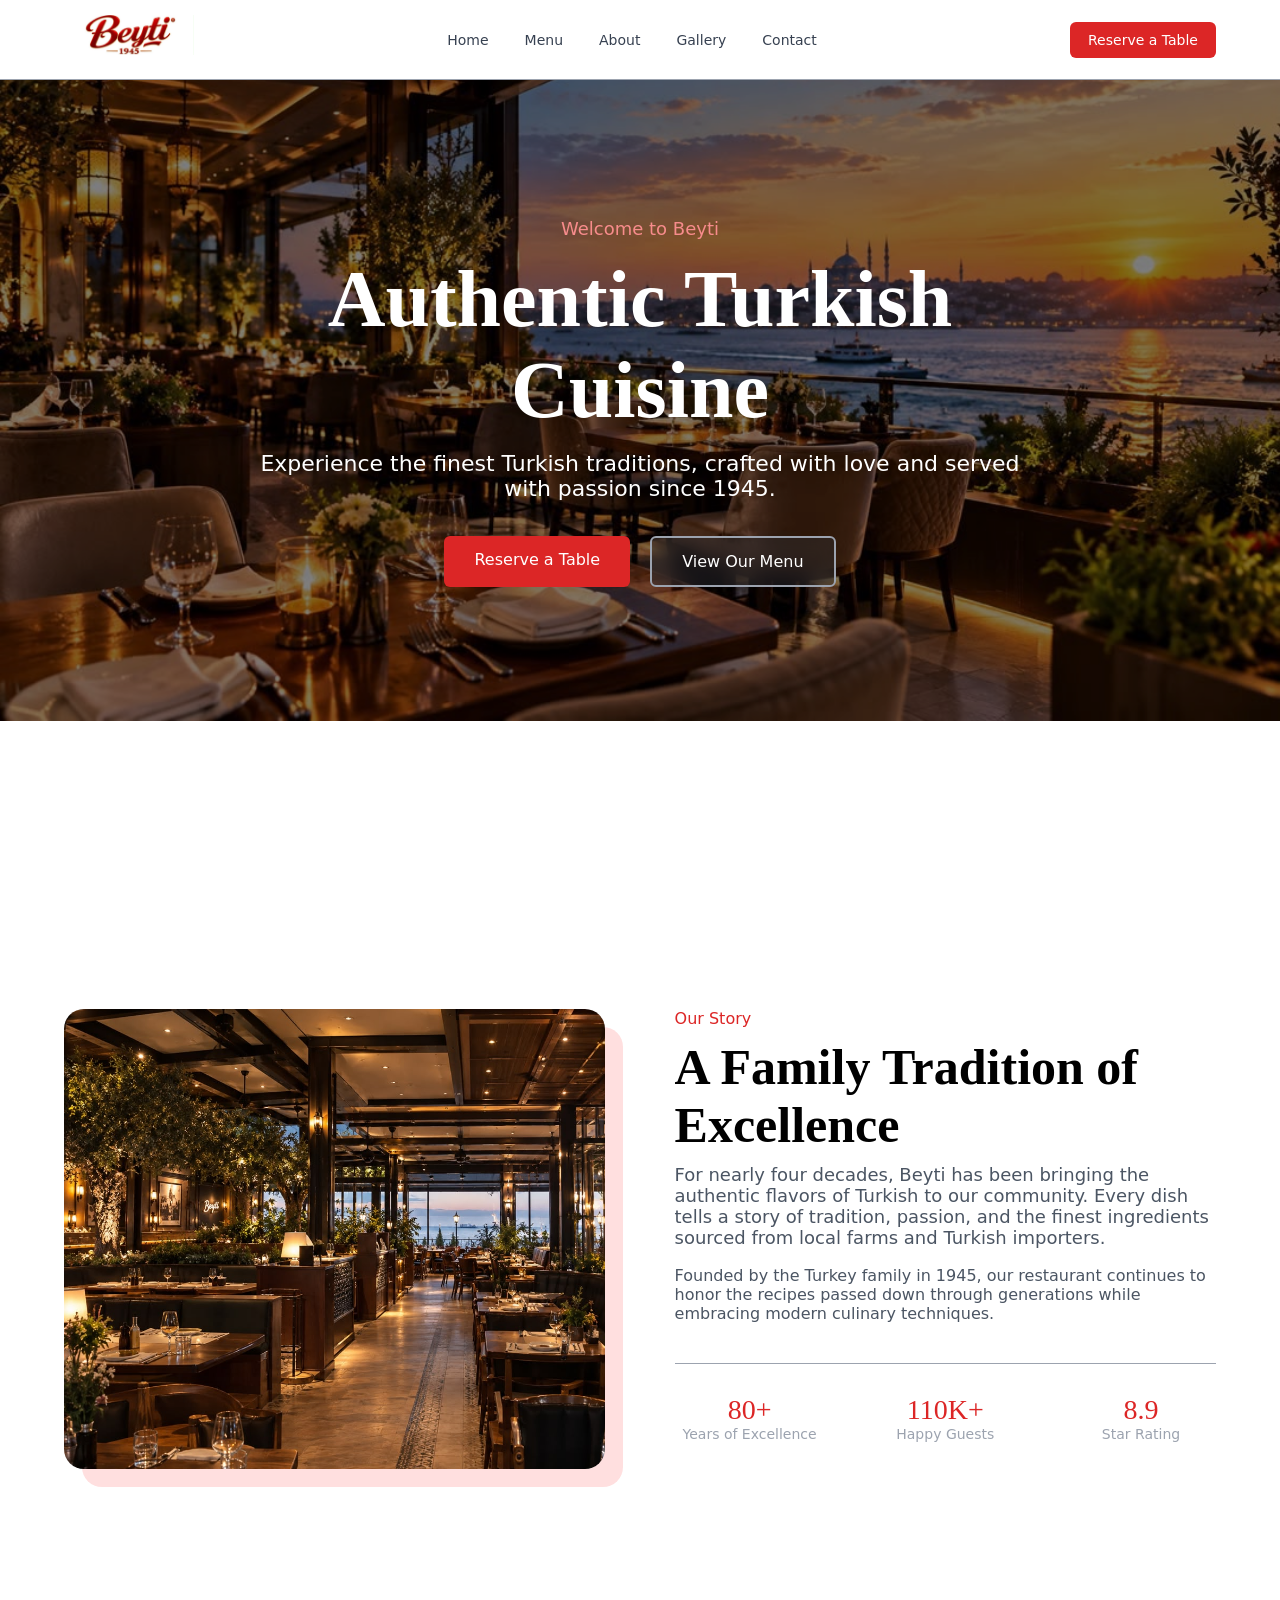
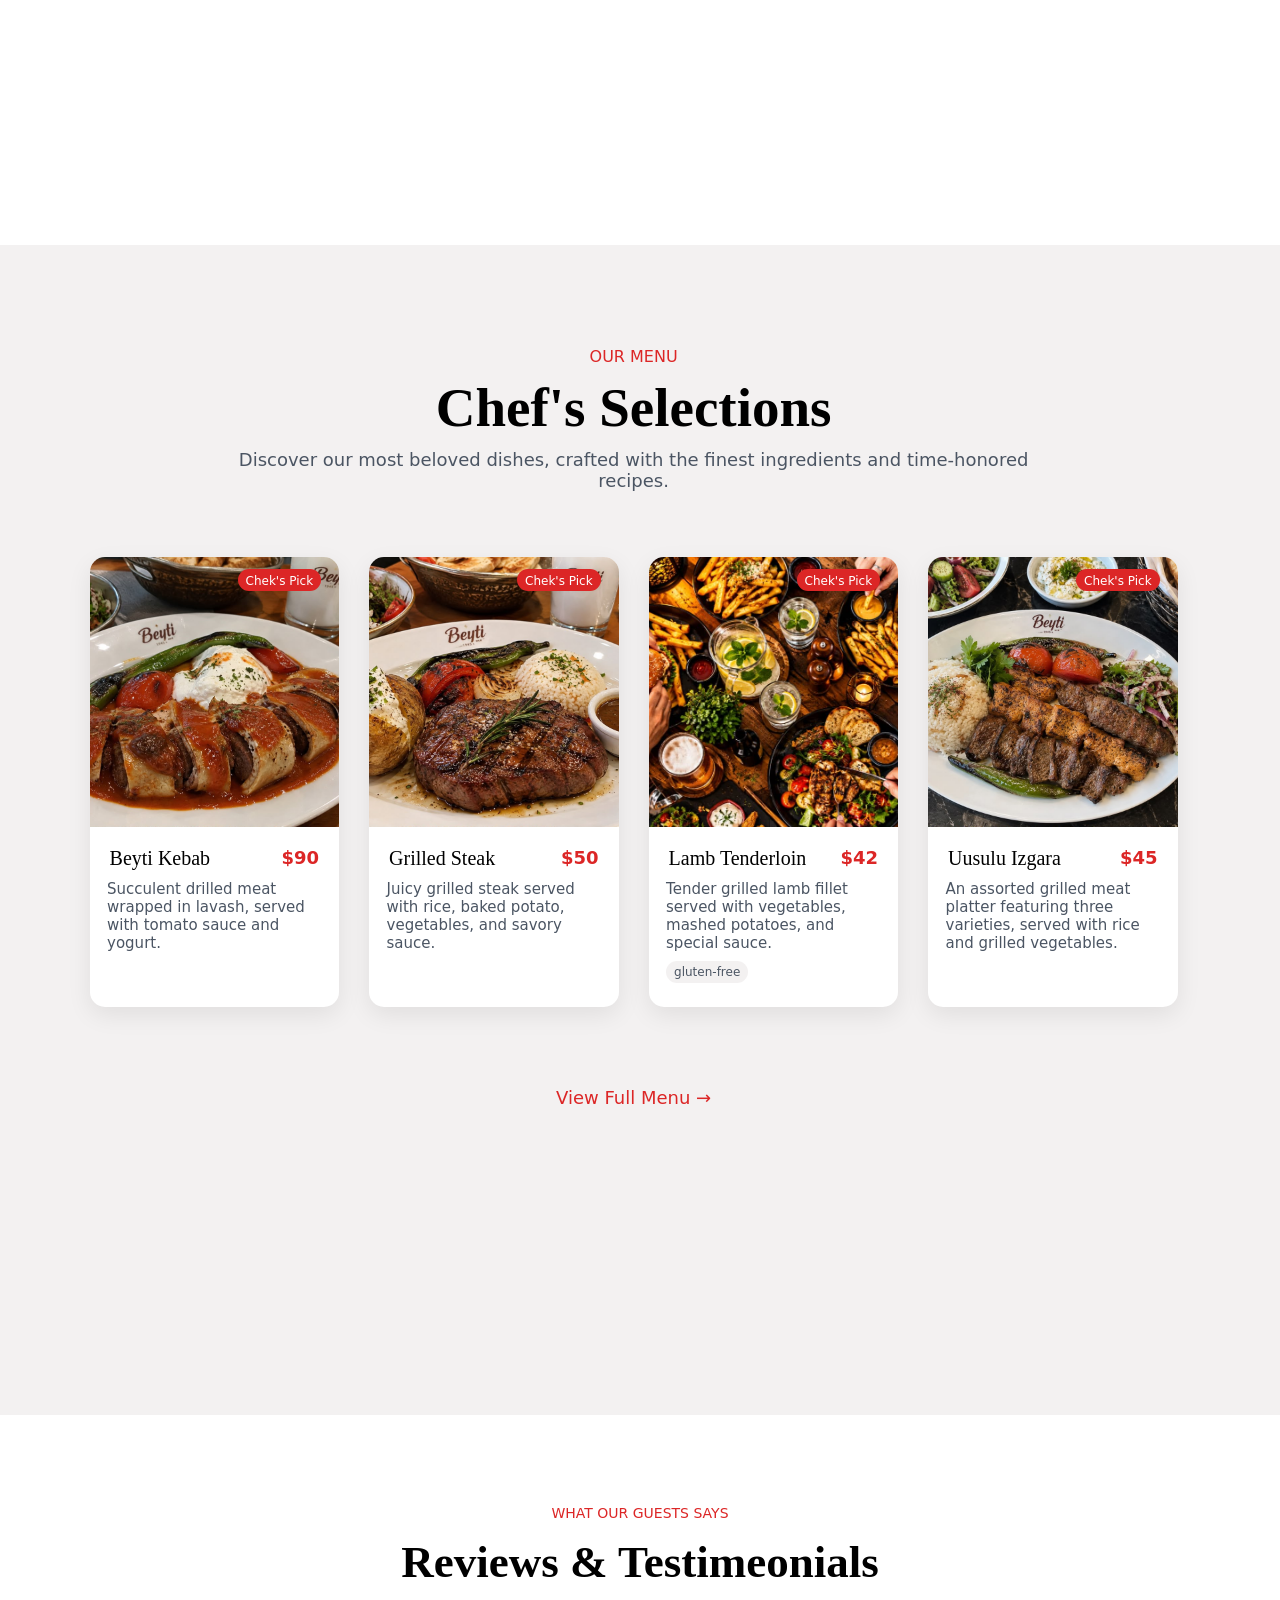
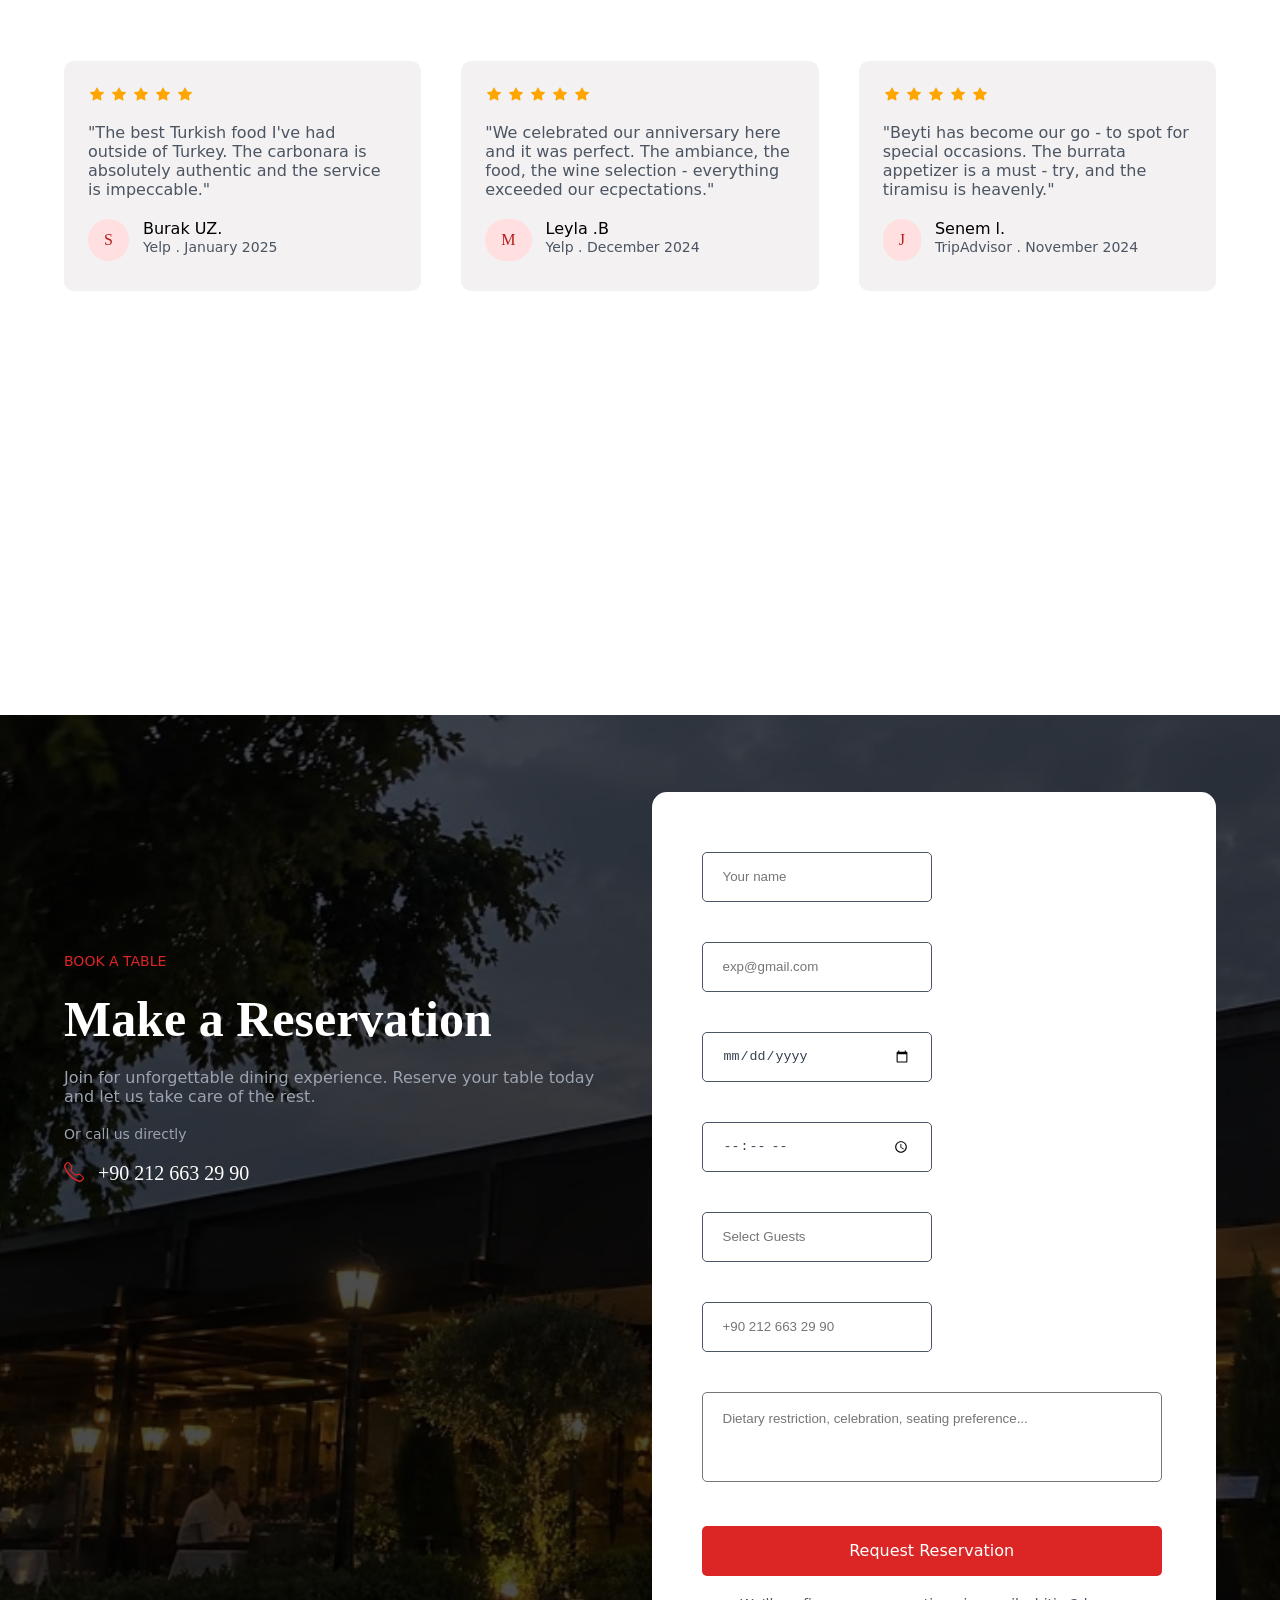
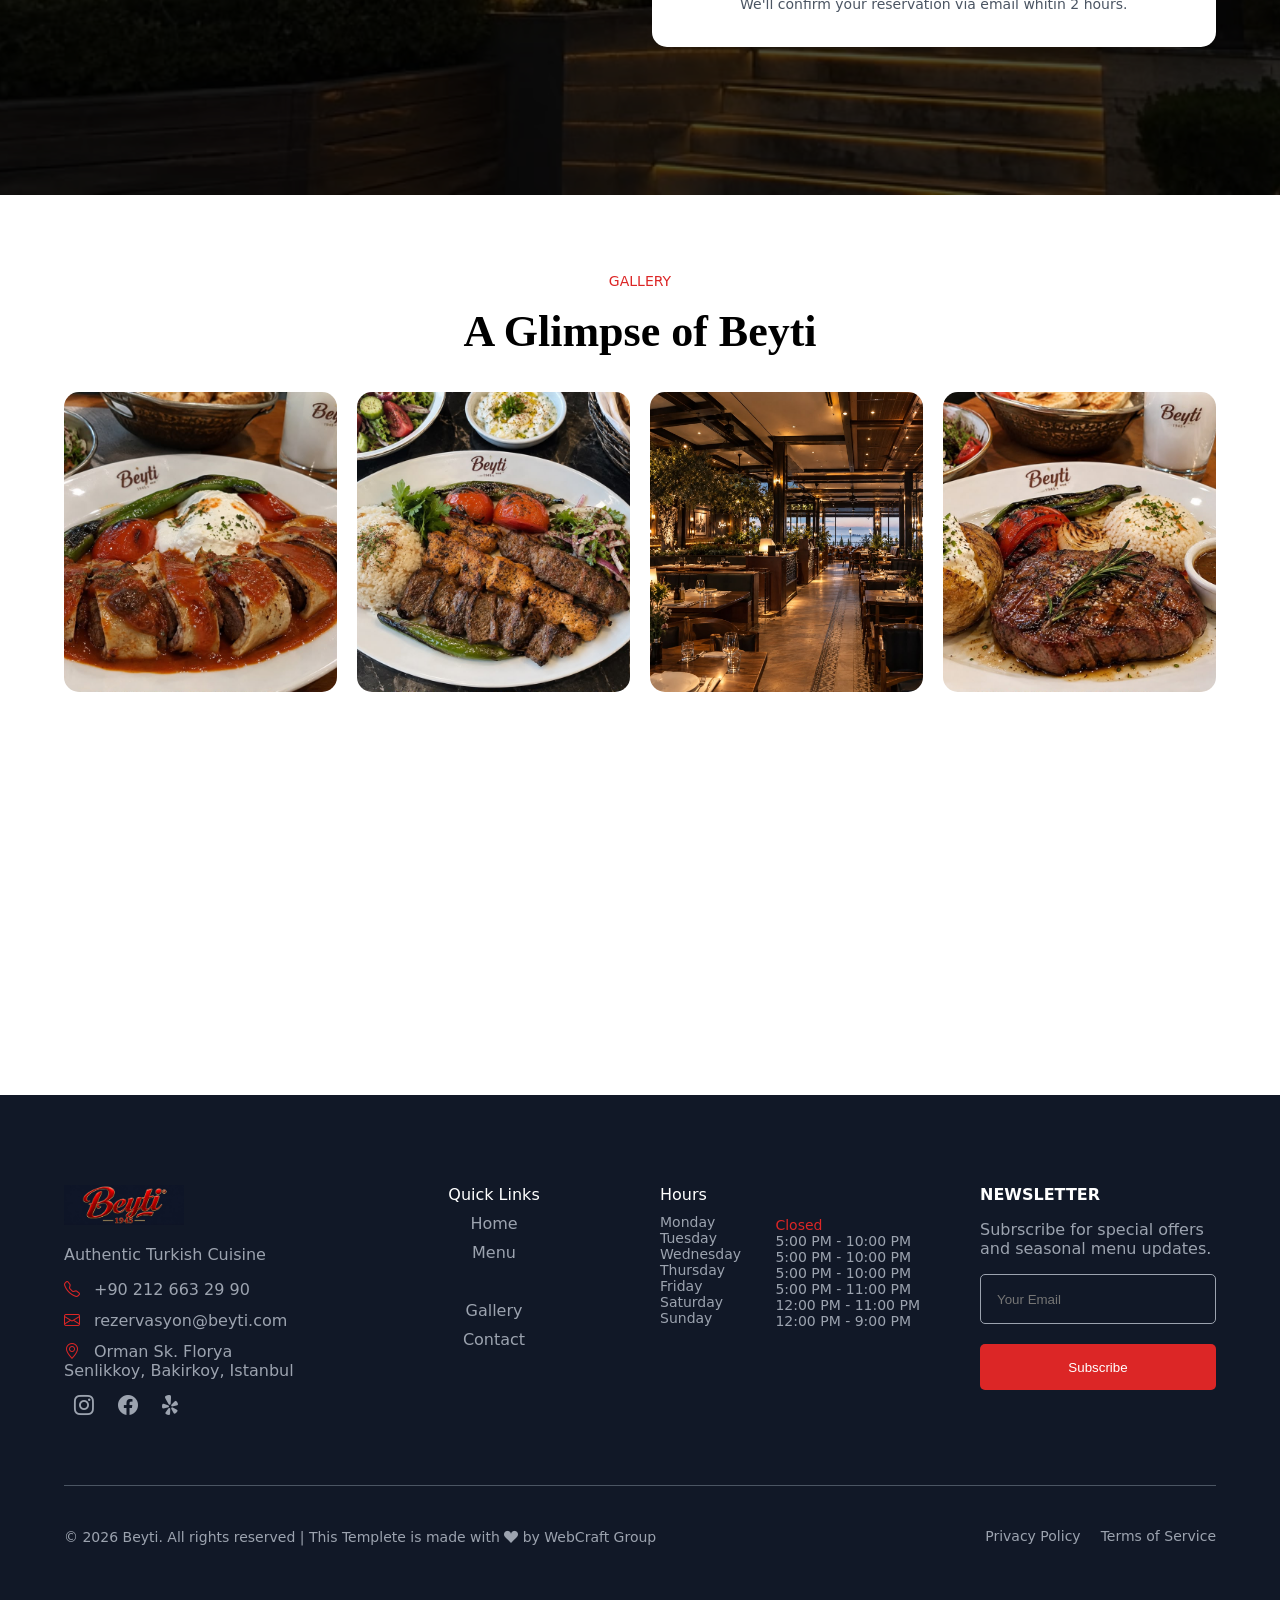
<file: index.html>
<!DOCTYPE html>
<html lang="en">
<head>
    <meta charset="UTF-8">
    <meta name="viewport" content="width=device-width, initial-scale=1.0">
    <title>Beyti | Authentic Turkish Restaurant</title>
    <link rel="stylesheet" href="assets/css/normalize.css">
    <link rel="stylesheet" href="assets/css/master.css">
    <link rel="stylesheet" href="https://cdn.jsdelivr.net/npm/bootstrap-icons@1.13.1/font/bootstrap-icons.min.css">
    <link rel="icon" href="assets/img/WhatsApp Image 2026-09-13 at 4.40.24 PM.jpeg">
</head>
<body>
    <header id="Head_Hero">
        <figure>
            <nav>
                <div>
                    <figure><img src="assets/img/WhatsApp Image 2026-09-18 at 2.43.49 PM (1).jpeg" alt=""></figure>
                    <input type="checkbox" id="menu">
                    <label for="menu" class="hamburger">☰</label>

                    <ul class="nav-links"> 
                        <li><a href="#">Home</a></li>
                        <li><a href="menu.html">Menu</a></li>
                        <li><a href="about.html">About</a></li>
                        <li><a href="gallery.html">Gallery</a></li>
                        <li><a href="contact.html">Contact</a></li>
                    </ul>
                    <a href="#Contact_Us">Reserve a Table</a>
                </div>
            </nav>
            <figure>
                <img src="assets/img/WhatsApp Image 2026-09-18 at 2.13.52 PM (1).jpeg" alt="">
                <div class="details">
                    <span>Welcome to Beyti</span>
                    <h1>Authentic Turkish Cuisine</h1>
                    <p>Experience the finest Turkish traditions, crafted with love and served <br> with passion since 1945.</p>
                    <section>
                        <a href="#Contact_Us">Reserve a Table</a>
                        <a href="#Our_Menu">View Our Menu</a>
                    </section>
                </div>
            </figure>
        </figure>
    </header>
    <!-- ____End_Of_Head_Hero____ -->


    <section id="Our_Story">
        <div>
            <figure>
                <img src="assets/img/WhatsApp Image 2026-09-18 at 1.13.49 PM (1).jpeg" alt="">
            </figure>
            <article>
                <span>Our Story</span>
                <h2>A Family Tradition of <br> Excellence</h2>
                <p>For nearly four decades, Beyti has been bringing the authentic flavors of Turkish to our community. Every dish tells a story of tradition, passion, and the finest ingredients sourced from local farms and Turkish importers.</p>
                <p>Founded by the Turkey family in 1945, our restaurant continues to honor the recipes passed down through generations while embracing modern culinary techniques.</p>
                <section>
                    <div>
                        <span>80+</span>
                        <p>Years of Excellence</p>
                    </div>
                    <div>
                        <span>110K+</span>
                        <p>Happy Guests</p>
                    </div>
                    <div>
                        <span>8.9</span>
                        <p>Star Rating</p>
                    </div>
                </section>
            </article>
        </div>
    </section>
    <!-- ____End_Of_Our_Story____ -->


    <section id="Our_Menu">
        <div>
            <section class="data">
                <span>Our Menu</span>
                <h2>Chef's Selections</h2>
                <p>Discover our most beloved dishes, crafted with the finest ingredients and time-honored <br> recipes.</p>
            </section>
            <section class="menu">
                <article>
                    <figure>
                        <img src="assets/img/WhatsApp Image 2026-09-18 at 2.13.52 PM (2).jpeg" alt="">
                        <div>
                            <span>Chek's Pick</span>
                        </div>
                    </figure>
                    <div>
                        <p>Beyti Kebab</p>
                        <span>$90</span>
                    </div>
                    <p>Succulent drilled meat wrapped in lavash, served with tomato sauce and yogurt.</p>
                </article>
                <article>
                    <figure>
                        <img src="assets/img/WhatsApp Image 2026-09-18 at 2.13.51 PM.jpeg" alt="">
                        <div>
                            <span>Chek's Pick</span>
                        </div>
                    </figure>
                    <div>
                        <p>Grilled Steak</p>
                        <span>$50</span>
                    </div>
                    <p>Juicy grilled steak served with rice, baked potato, vegetables, and savory sauce.</p>
                </article>
                <article>
                    <figure>
                        <img src="assets/img/WhatsApp Image 2026-09-22 at 5.57.11 AM.jpeg" alt="">
                        <div>
                            <span>Chek's Pick</span>
                        </div>
                    </figure>
                    <div>
                        <p>Lamb Tenderloin</p>
                        <span>$42</span>
                    </div>
                    <p>Tender grilled lamb fillet served with vegetables, mashed potatoes, and special sauce.</p>
                    <span>gluten-free</span>
                </article>
                <article>
                    <figure>
                        <img src="assets/img/WhatsApp Image 2026-09-18 at 2.13.52 PM.jpeg" alt="">
                        <div>
                            <span>Chek's Pick</span>
                        </div>
                    </figure>
                    <div>
                        <p>Uusulu Izgara</p>
                        <span>$45</span>
                    </div>
                    <p>An assorted grilled meat platter featuring three varieties, served with rice and grilled vegetables.</p>
                </article>
            </section>
            <section class="view_menu">
                <a href="menu.html">View Full Menu →</a>
            </section>
        </div>
    </section>
    <!-- ____End_Of_Our_Menu____ -->


    <section id="People_Idea">
        <div>
            <section class="content">
                <p>What Our Guests Says</p>
                <h2>Reviews & Testimeonials</h2>
            </section>
            <section class="messseges">
                <article>
                    <i class="bi bi-star-fill"></i>
                    <i class="bi bi-star-fill"></i>
                    <i class="bi bi-star-fill"></i>
                    <i class="bi bi-star-fill"></i>
                    <i class="bi bi-star-fill"></i>
                    <p>"The best Turkish food I've had outside of Turkey. The carbonara is absolutely authentic and the service is impeccable."</p>
                    <div>
                        <p>S</p>
                        <div>
                            <h4>Burak UZ. </h4>
                            <span>Yelp . January 2025</span>
                        </div>
                    </div>
                </article>
                <article>
                    <i class="bi bi-star-fill"></i>
                    <i class="bi bi-star-fill"></i>
                    <i class="bi bi-star-fill"></i>
                    <i class="bi bi-star-fill"></i>
                    <i class="bi bi-star-fill"></i>
                    <p>"We celebrated our anniversary here and it was perfect. The ambiance, the food, the wine selection - everything exceeded our ecpectations."</p>
                    <div>
                        <p>M</p>
                        <div>
                            <h4>Leyla .B</h4>
                            <span>Yelp . December 2024</span>
                        </div>
                    </div>
                </article>
                <article>
                    <i class="bi bi-star-fill"></i>
                    <i class="bi bi-star-fill"></i>
                    <i class="bi bi-star-fill"></i>
                    <i class="bi bi-star-fill"></i>
                    <i class="bi bi-star-fill"></i>
                    <p>"Beyti has become our go - to spot for special occasions. The burrata appetizer is a must - try, and the tiramisu is heavenly."</p>
                    <div>
                        <p>J</p>
                        <div>
                            <h4>Senem l.</h4>
                            <span>TripAdvisor . November 2024</span>
                        </div>
                    </div>
                </article>
            </section>
        </div>
    </section>
    <!-- ____End_Of_People_Idea____ -->


    <section id="Contact_Us">
        <img src="assets/img/WhatsApp Image 2026-09-18 at 1.13.49 PM.jpeg" alt="">
        <div>
            <section class="data">
                <span>book a table</span>
                <h2>Make a Reservation</h2>
                <p>Join for unforgettable dining experience. Reserve your table today and let us take care of the rest.</p>
                <p>Or call us directly</p>
                <div>
                    <i class="bi bi-telephone"></i>
                    <a href="">+90 212 663 29 90</a>
                </div>
            </section>
            <section class="form">
                <form action="">
                    <input type="text" name="" id="" placeholder="Your name">
                    <input type="email" name="" id="" placeholder="exp@gmail.com">
                    <input type="date" name="" id="">
                    <input type="time" name="" id="">
                    <input type="number" name="" id="" placeholder="Select Guests">
                    <input type="tel" name="" id="" placeholder="+90 212 663 29 90">
                    <textarea name="" id="" placeholder="Dietary restriction, celebration, seating preference..."></textarea>
                    <button type="submit">Request Reservation</button>
                    <p>We'll confirm your reservation via email whitin 2 hours.</p>
                </form>
            </section>
        </div>
    </section>
    <!-- ____End_Of_Contact_Us____ -->


    <section id="Gallery">
        <div>
            <section class="more_details">
                <span>GALLERY</span>
                <h2>A Glimpse of Beyti</h2>
            </section>
            <section class="gallery">
                <div>
                    <figure><img src="assets/img/WhatsApp Image 2026-09-18 at 2.13.52 PM (2).jpeg" alt=""></figure>
                    <figure><img src="assets/img/WhatsApp Image 2026-09-18 at 2.13.52 PM.jpeg" alt=""></figure>
                    <figure><img src="assets/img/WhatsApp Image 2026-09-18 at 1.13.49 PM (1).jpeg" alt=""></figure>
                    <figure><img src="assets/img/WhatsApp Image 2026-09-18 at 2.13.51 PM.jpeg" alt=""></figure>
                </div>
            </section>
        </div>
    </section>
    <!-- ____End_Of_gallery____ -->


    <footer id="Quick_Links">
        <div>
            <section class="links">
                <div>
                    <section>
                        <img src="assets/img/WhatsApp Image 2026-09-18 at 8.03.39 PM.jpeg" alt="">
                        <p>Authentic Turkish Cuisine</p>
                        <section>
                            <div>
                                <i class="bi bi-telephone"></i>
                                <a href="">+90 212 663 29 90</a>
                            </div>
                            <div>
                                <i class="bi bi-envelope"></i>
                                <a href="">rezervasyon@beyti.com</a>
                            </div>
                            <div>
                                <i class="bi bi-geo-alt"></i>
                                <span>Orman Sk. Florya <br>Senlikkoy, Bakirkoy, Istanbul</span>
                            </div>
                        </section>
                        <div>
                            <i class="bi bi-instagram"></i>
                            <i class="bi bi-facebook"></i>
                            <i class="bi bi-yelp"></i>
                        </div>
                    </section>
                    <section>
                        <ul>
                            <li>Quick Links</li>
                            <li><a href="#">Home</a></li>
                            <li><a href="menu.html">Menu</a></li>
                            <li><a href="about.html"></a></li>
                            <li><a href="gallery.html">Gallery</a></li>
                            <li><a href="contact.html">Contact</a></li>
                        </ul>
                    </section>
                    <section>
                        <ul>
                            <li>Hours</li>
                            <li>Monday</li>
                            <li>Tuesday</li>
                            <li>Wednesday</li>
                            <li>Thursday</li>
                            <li>Friday</li>
                            <li>Saturday</li>
                            <li>Sunday</li>
                        </ul>
                        <ul>
                            <li>Closed</li>
                            <li>5:00 PM - 10:00 PM</li>
                            <li>5:00 PM - 10:00 PM</li>
                            <li>5:00 PM - 10:00 PM</li>
                            <li>5:00 PM - 11:00 PM</li>
                            <li>12:00 PM - 11:00 PM</li>
                            <li>12:00 PM - 9:00 PM</li>
                        </ul>
                    </section>
                    <section>
                        <h4>NEWSLETTER</h4>
                        <p>Subrscribe for special offers and seasonal menu updates.</p>
                        <form action="">
                            <input type="email" name="" id="" placeholder="Your Email">
                            <button type="submit">Subscribe</button>
                        </form>
                    </section>
                </div>
            </section>
            <section class="footer_content">
                <div>
                    <p>© 2026 Beyti. All rights reserved | This Templete is made with <i class="bi bi-suit-heart-fill"></i> by WebCraft Group</p>
                </div>
                <div>
                    <a href="">Privacy Policy</a>
                    <a href="">Terms of Service</a>
                </div>
            </section>
        </div>
    </footer>
    <!-- ____End_Of_Quick_Links____ -->
</body>
</html>
</file>
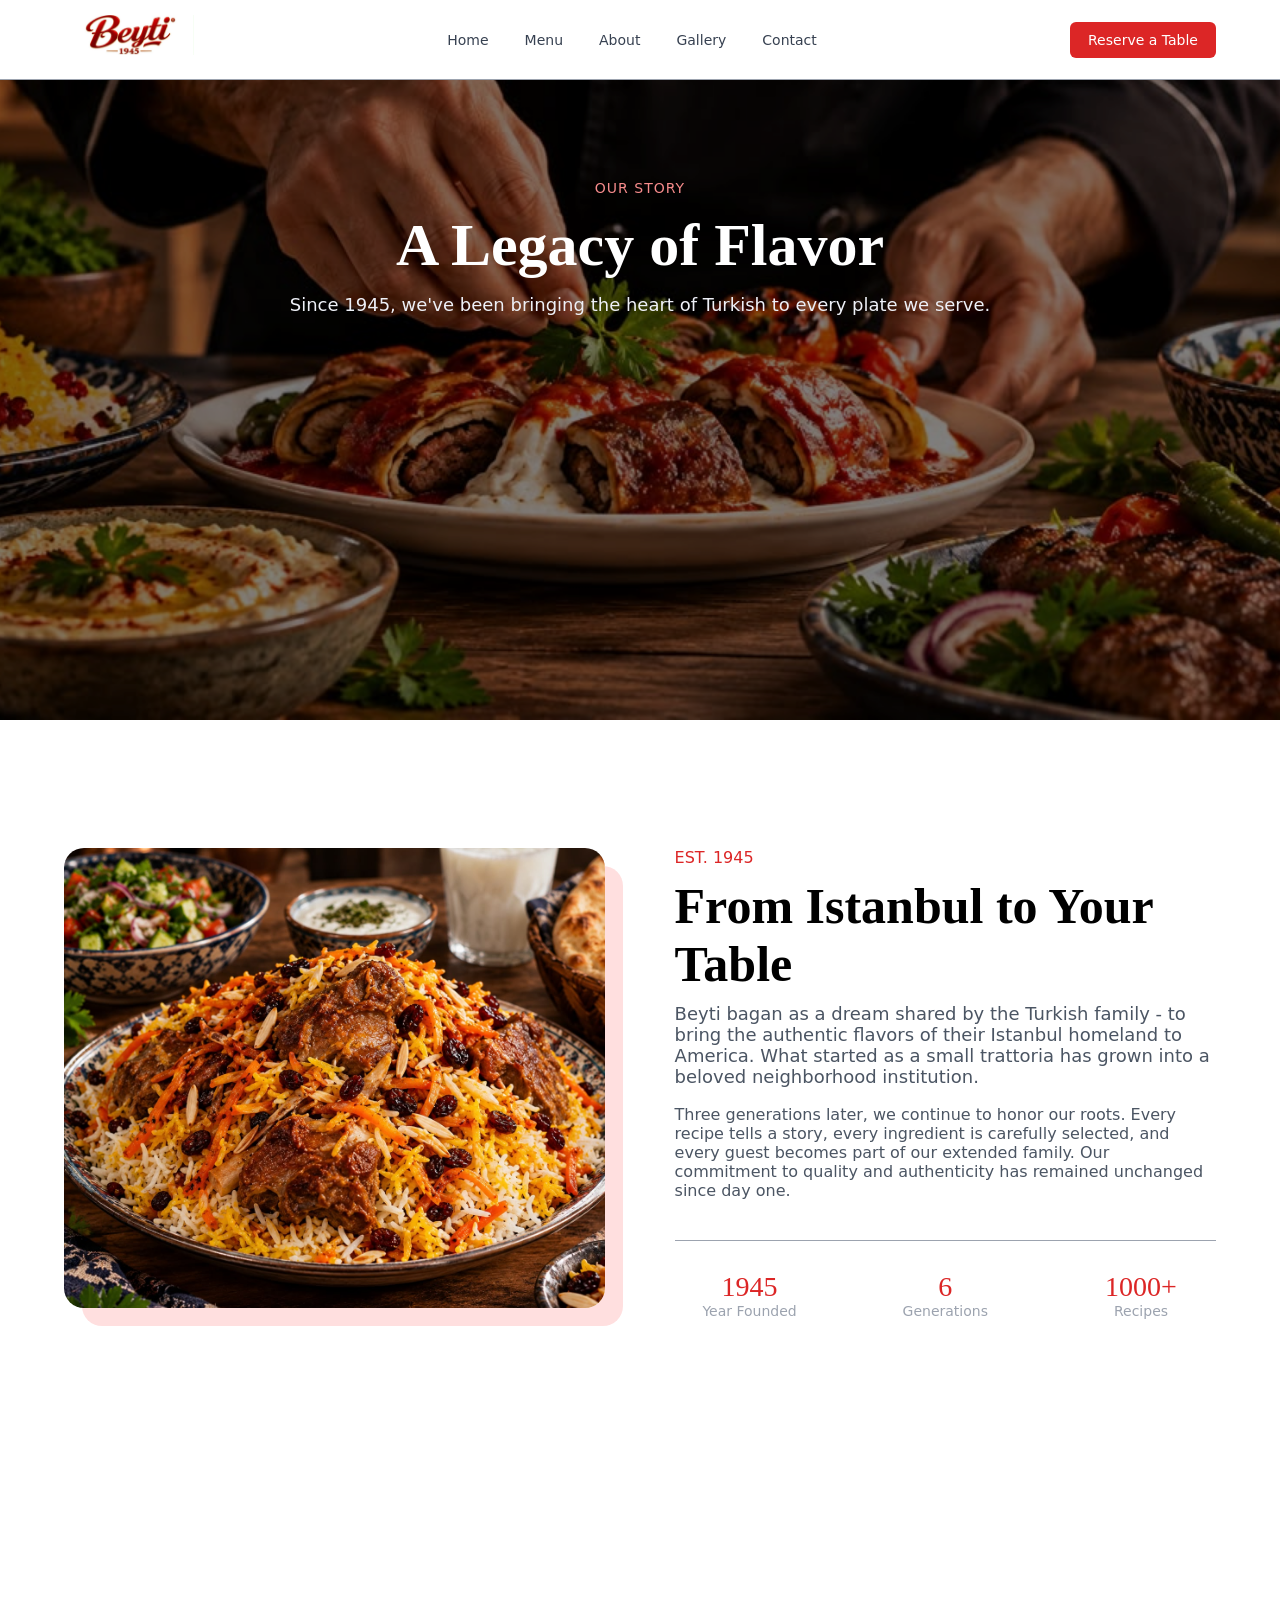
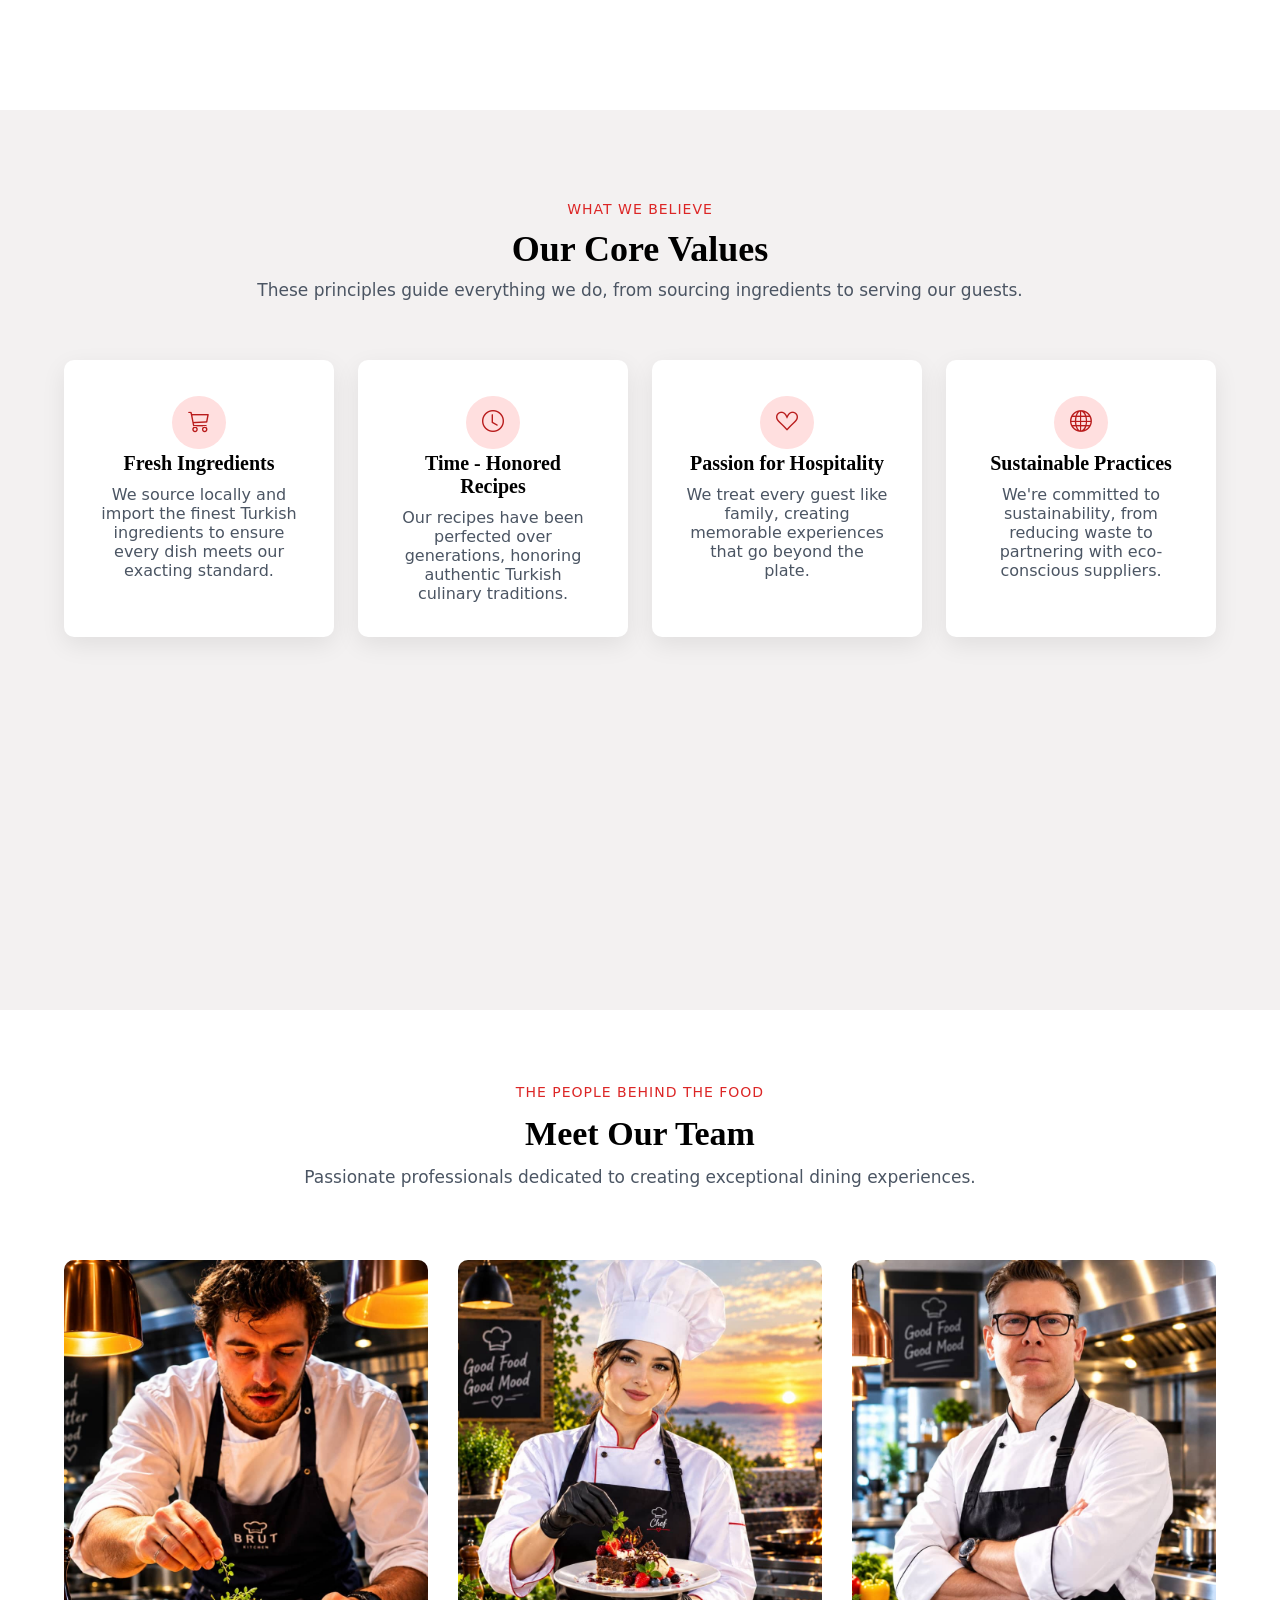
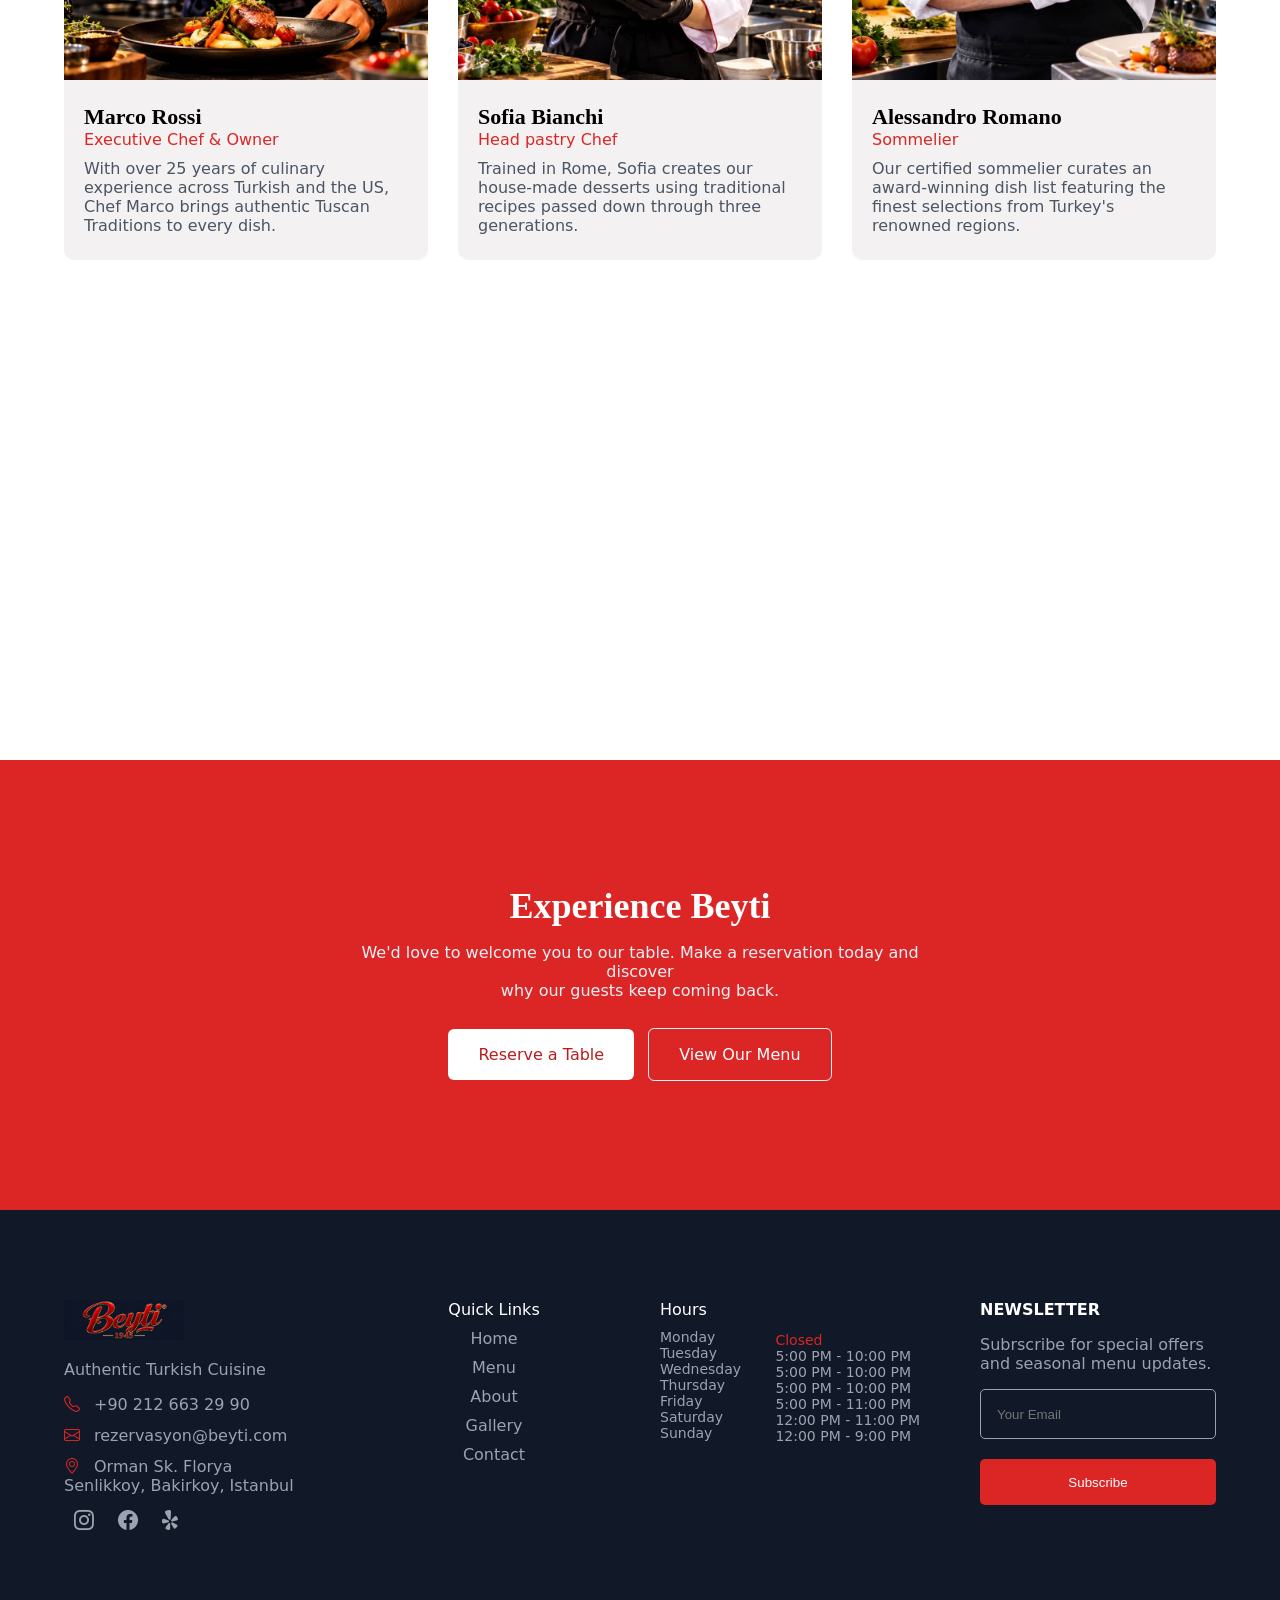
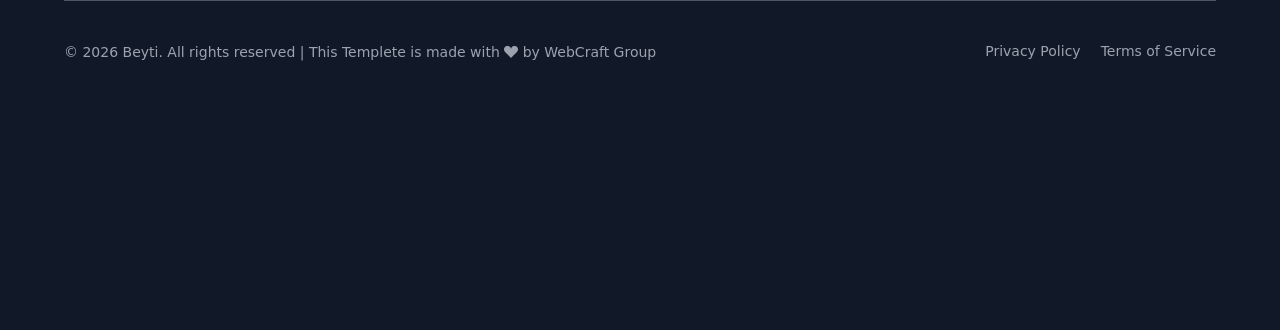
<file: about.html>
<!DOCTYPE html>
<html lang="en">
<head>
    <meta charset="UTF-8">
    <meta name="viewport" content="width=device-width, initial-scale=1.0">
    <title>Beyti | Authentic Italian Cuisine</title>
    <link rel="stylesheet" href="assets/css/normalize.css">
    <link rel="stylesheet" href="assets/css/master.css">
    <link rel="stylesheet" href="https://cdn.jsdelivr.net/npm/bootstrap-icons@1.13.1/font/bootstrap-icons.min.css">
    <link rel="icon" href="assets/img/IMG-20260918-WA0032.jpg">
</head>
<body>
    <header id="About_Head">
        <img src="assets/img/WhatsApp Image 2026-09-19 at 2.58.19 PM.jpeg" alt="">
        <section>
            <nav>
                <div>
                    <figure><img src="assets/img/WhatsApp Image 2026-09-18 at 2.43.49 PM (1).jpeg" alt=""></figure>
                    <input type="checkbox" id="menu">
                    <label for="menu" class="hamburger">☰</label>

                    <ul class="nav-links"> 
                        <li><a href="index.html">Home</a></li>
                        <li><a href="menu.html">Menu</a></li>
                        <li><a href="#">About</a></li>
                        <li><a href="gallery.html">Gallery</a></li>
                        <li><a href="contact.html">Contact</a></li>
                    </ul>
                    <a href="">Reserve a Table</a>
                </div>
            </nav>
            <div>
                <span>OUR STORY</span>
                <h1>A Legacy of Flavor</h1>
                <p>Since 1945, we've been bringing the heart of Turkish to every plate we serve.</p>
            </div>
        </section>
    </header>
    <!-- ____End_Of_About_Head____ -->


    <section id="About_Photo">
        <div>
            <figure>
                <img src="assets/img/WhatsApp Image 2026-09-19 at 2.58.19 PM (1).jpeg" alt="">
            </figure>
            <article>
                <span>EST. 1945</span>
                <h2>From Istanbul to Your <br>Table</h2>
                <p>Beyti bagan as a dream shared by the Turkish family - to bring the authentic flavors of their Istanbul homeland to America. What started as a small trattoria has grown into a beloved neighborhood institution.</p>
                <p>Three generations later, we continue to honor our roots. Every recipe tells a story, every ingredient is carefully selected, and every guest becomes part of our extended family. Our commitment to quality and authenticity has remained unchanged since day one.</p>
                <section>
                    <div>
                        <span>1945</span>
                        <p>Year Founded</p>
                    </div>
                    <div>
                        <span>6</span>
                        <p>Generations</p>
                    </div>
                    <div>
                        <span>1000+</span>
                        <p>Recipes</p>
                    </div>
                </section>
            </article>
        </div>
    </section>
    <!-- ____End_Of_About_Photo____ -->


    <section id="Our_Core_Values">
        <main>
            <div class="head_content">
                <span>WHAT WE BELIEVE</span>
                <h2>Our Core Values</h2>
                <p>These principles guide everything we do, from sourcing ingredients to serving our guests.</p>
            </div>
            <div class="icon_Card">
                <div>
                    <div>
                        <i class="bi bi-cart3"></i>
                    </div>
                    <h3>Fresh Ingredients</h3>
                    <p>We source locally and import the finest Turkish ingredients to ensure every dish meets our exacting standard.</p>
                </div>
                <div>
                    <div>
                        <i class="bi bi-clock"></i>
                    </div>
                    <h3>Time - Honored Recipes</h3>
                    <p>Our recipes have been perfected over generations, honoring authentic Turkish culinary traditions.</p>
                </div>
                <div>
                    <div>
                        <i class="bi bi-suit-heart"></i>
                    </div>
                    <h3>Passion for Hospitality</h3>
                    <p>We treat every guest like family, creating memorable experiences that go beyond the plate.</p>
                </div>
                <div>
                    <div>
                        <i class="bi bi-globe"></i>
                    </div>
                    <h3>Sustainable Practices</h3>
                    <p>We're committed to sustainability, from reducing waste to partnering with eco-conscious suppliers.</p>
                </div>
            </div>
        </main>
    </section>
    <!-- ____End_Of_Our_Core_Values____ -->


    <section id="Our_Cooks">
        <main>
            <div class="cooks_head">
                <div>
                    <span>THE PEOPLE BEHIND THE FOOD</span>
                    <h2>Meet Our Team</h2>
                    <p>Passionate professionals dedicated to creating exceptional dining experiences.</p>
                </div>
            </div>
            <div class="cooks_photo">
                <div>
                    <figure>
                        <img src="assets/img/WhatsApp Image 2026-09-22 at 5.57.38 AM.jpeg" alt="">
                        <div>
                            <h3>Marco Rossi</h3>
                            <span>Executive Chef & Owner</span>
                            <p>With over 25 years of culinary experience across Turkish and the US, Chef Marco brings authentic Tuscan Traditions to every dish.</p>
                        </div>
                    </figure>
                    <figure>
                        <img src="assets/img/WhatsApp Image 2026-09-22 at 5.57.10 AM.jpeg" alt="">
                        <div>
                            <h3>Sofia Bianchi</h3>
                            <span>Head pastry Chef</span>
                            <p>Trained in Rome, Sofia creates our house-made desserts using traditional recipes passed down through three generations.</p>
                        </div>
                    </figure>
                    <figure>
                        <img src="assets/img/WhatsApp Image 2026-09-22 at 5.57.11 AM (2).jpeg" alt="">
                        <div>
                            <h3>Alessandro Romano</h3>
                            <span>Sommelier</span>
                            <p>Our certified sommelier curates an award-winning dish list featuring the finest selections from Turkey's renowned regions.</p>
                        </div>
                    </figure>
                </div>
            </div>
        </main>
    </section>
    <!-- ____End_Of_Our_Cooks____ -->


    <section id="Welcome_Page">
        <div>
            <h2>Experience Beyti</h2>
            <p>We'd love to welcome you to our table. Make a reservation today and discover <br>why our guests keep coming back.</p>
            <div>
                <a href="contact.html">Reserve a Table</a>
                <a href="menu.html">View Our Menu</a>
            </div>
        </div>
    </section>
    <!-- ____End_Of_Welcome_Page____ -->

    
    <footer id="Quick_Links">
        <div>
            <section class="links">
                <div>
                    <section>
                        <img src="assets/img/WhatsApp Image 2026-09-18 at 8.03.39 PM.jpeg" alt="">
                        <p>Authentic Turkish Cuisine</p>
                        <section>
                            <div>
                                <i class="bi bi-telephone"></i>
                                <a href="">+90 212 663 29 90</a>
                            </div>
                            <div>
                                <i class="bi bi-envelope"></i>
                                <a href="">rezervasyon@beyti.com</a>
                            </div>
                            <div>
                                <i class="bi bi-geo-alt"></i>
                                <span>Orman Sk. Florya <br>Senlikkoy, Bakirkoy, Istanbul</span>
                            </div>
                        </section>
                        <div>
                            <i class="bi bi-instagram"></i>
                            <i class="bi bi-facebook"></i>
                            <i class="bi bi-yelp"></i>
                        </div>
                    </section>
                    <section>
                        <ul>
                            <li>Quick Links</li>
                            <li><a href="index.html">Home</a></li>
                            <li><a href="menu.html">Menu</a></li>
                            <li><a href="#">About</a></li>
                            <li><a href="gallery.html">Gallery</a></li>
                            <li><a href="contact.html">Contact</a></li>
                        </ul>
                    </section>
                    <section>
                        <ul>
                            <li>Hours</li>
                            <li>Monday</li>
                            <li>Tuesday</li>
                            <li>Wednesday</li>
                            <li>Thursday</li>
                            <li>Friday</li>
                            <li>Saturday</li>
                            <li>Sunday</li>
                        </ul>
                        <ul>
                            <li>Closed</li>
                            <li>5:00 PM - 10:00 PM</li>
                            <li>5:00 PM - 10:00 PM</li>
                            <li>5:00 PM - 10:00 PM</li>
                            <li>5:00 PM - 11:00 PM</li>
                            <li>12:00 PM - 11:00 PM</li>
                            <li>12:00 PM - 9:00 PM</li>
                        </ul>
                    </section>
                    <section>
                        <h4>NEWSLETTER</h4>
                        <p>Subrscribe for special offers and seasonal menu updates.</p>
                        <form action="">
                            <input type="email" name="" id="" placeholder="Your Email">
                            <button type="submit">Subscribe</button>
                        </form>
                    </section>
                </div>
            </section>
            <section class="footer_content">
                <div>
                    <p>© 2026 Beyti. All rights reserved | This Templete is made with <i class="bi bi-suit-heart-fill"></i> by WebCraft Group</p>
                </div>
                <div>
                    <a href="">Privacy Policy</a>
                    <a href="">Terms of Service</a>
                </div>
            </section>
        </div>
    </footer>
    <!-- ____End_Of_Quick_Links____ -->
</body>
</html>
</file>
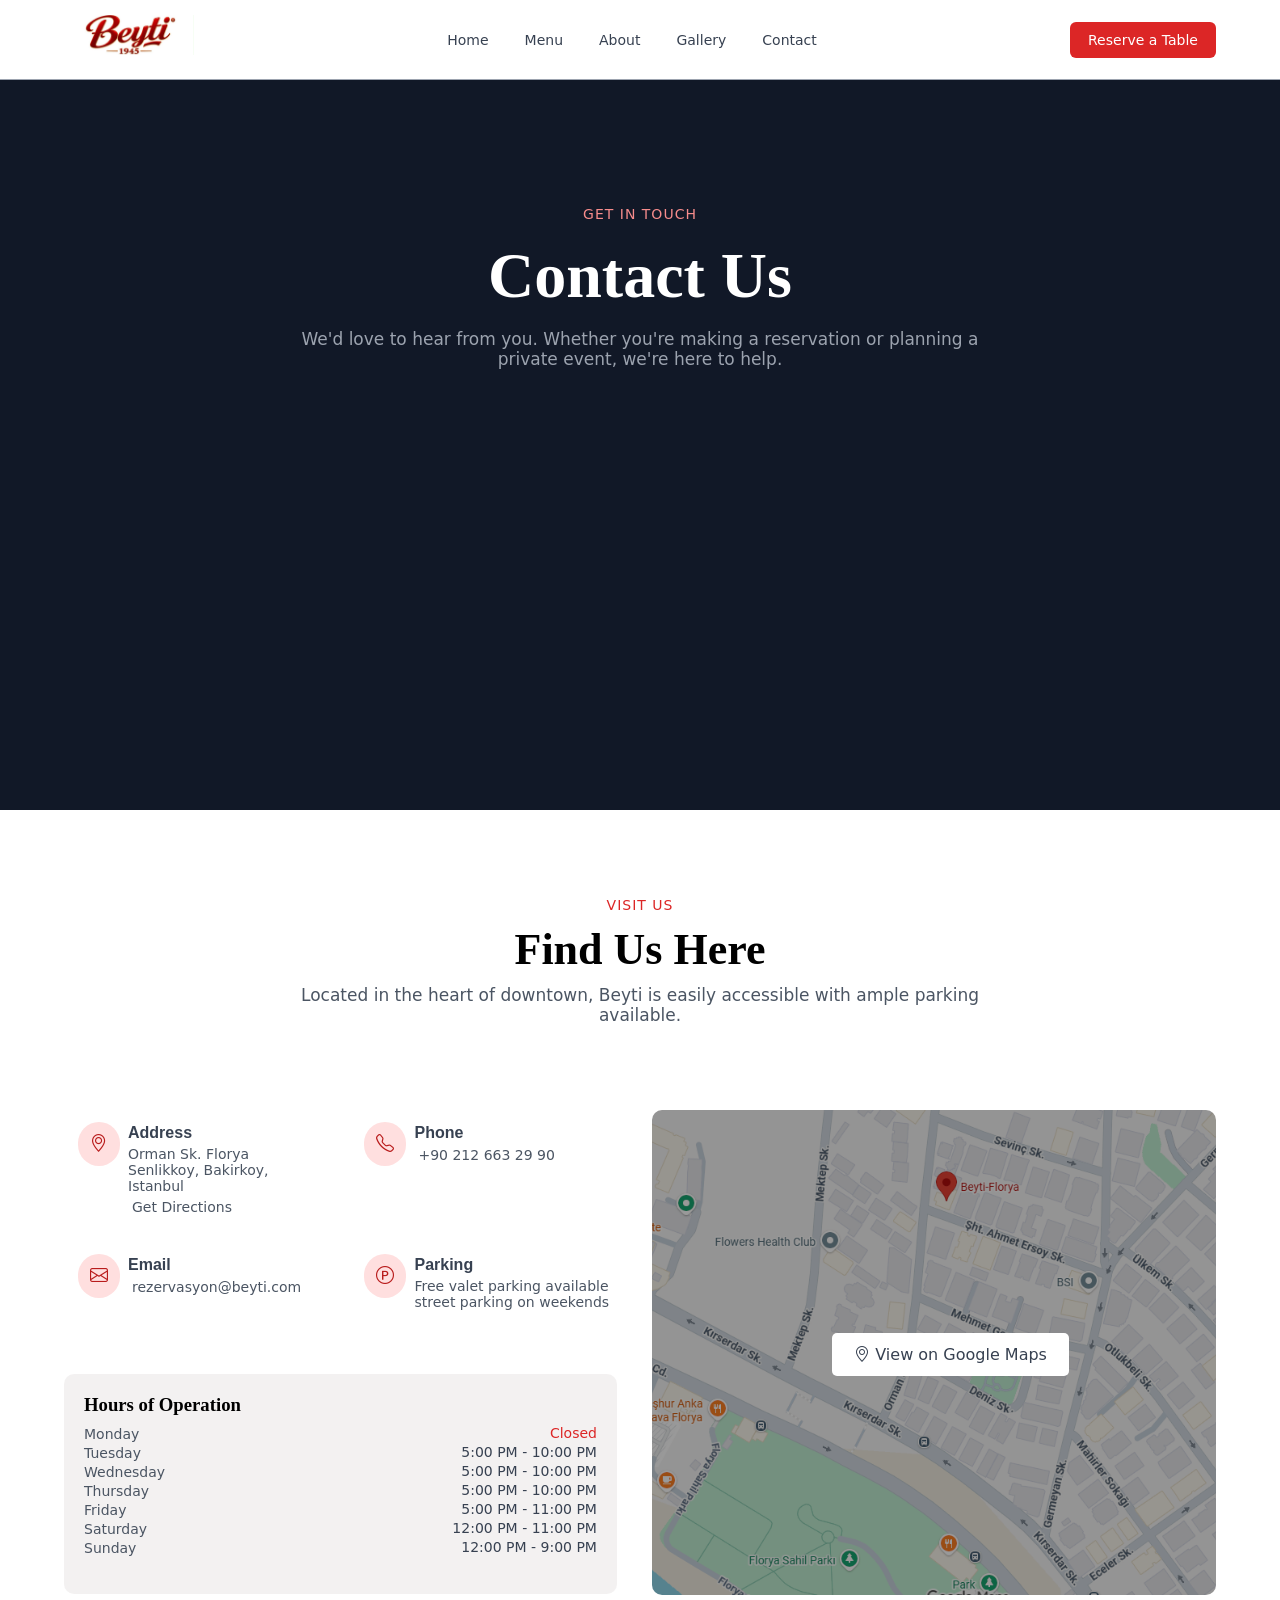
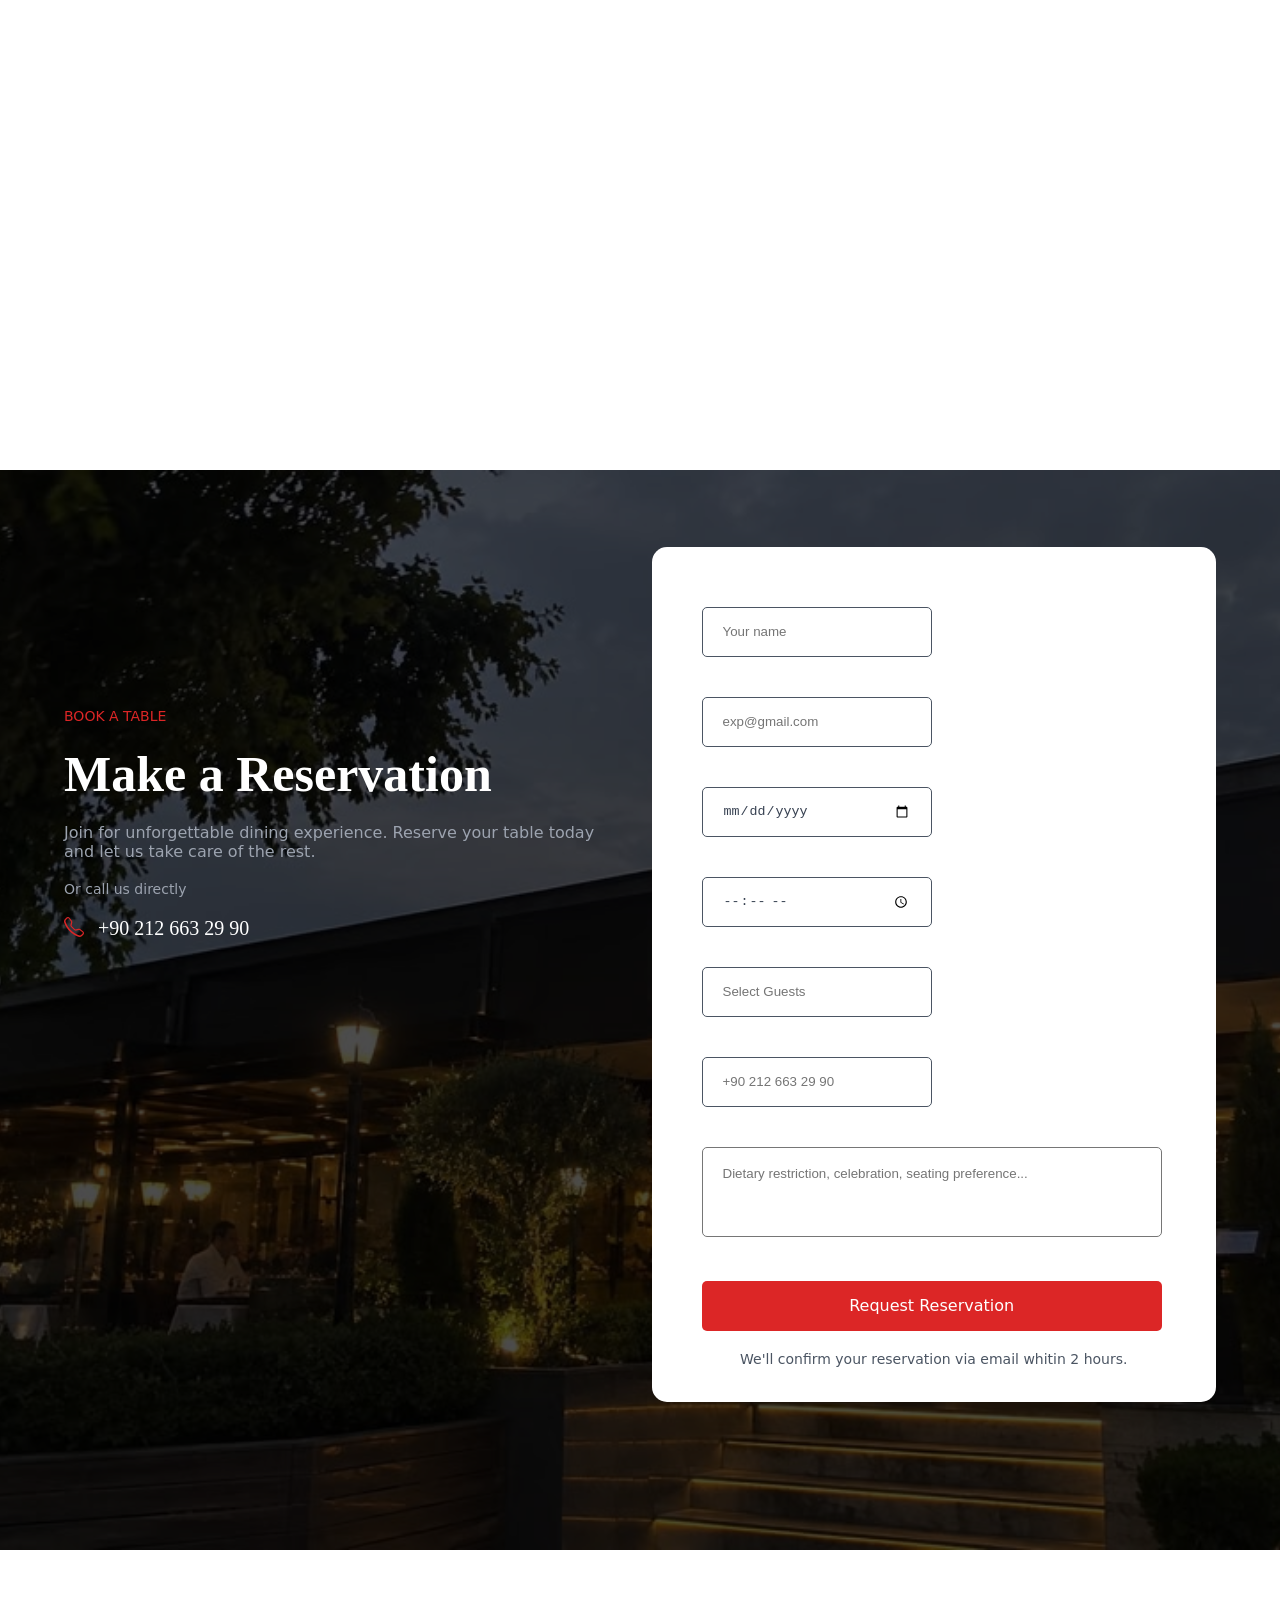
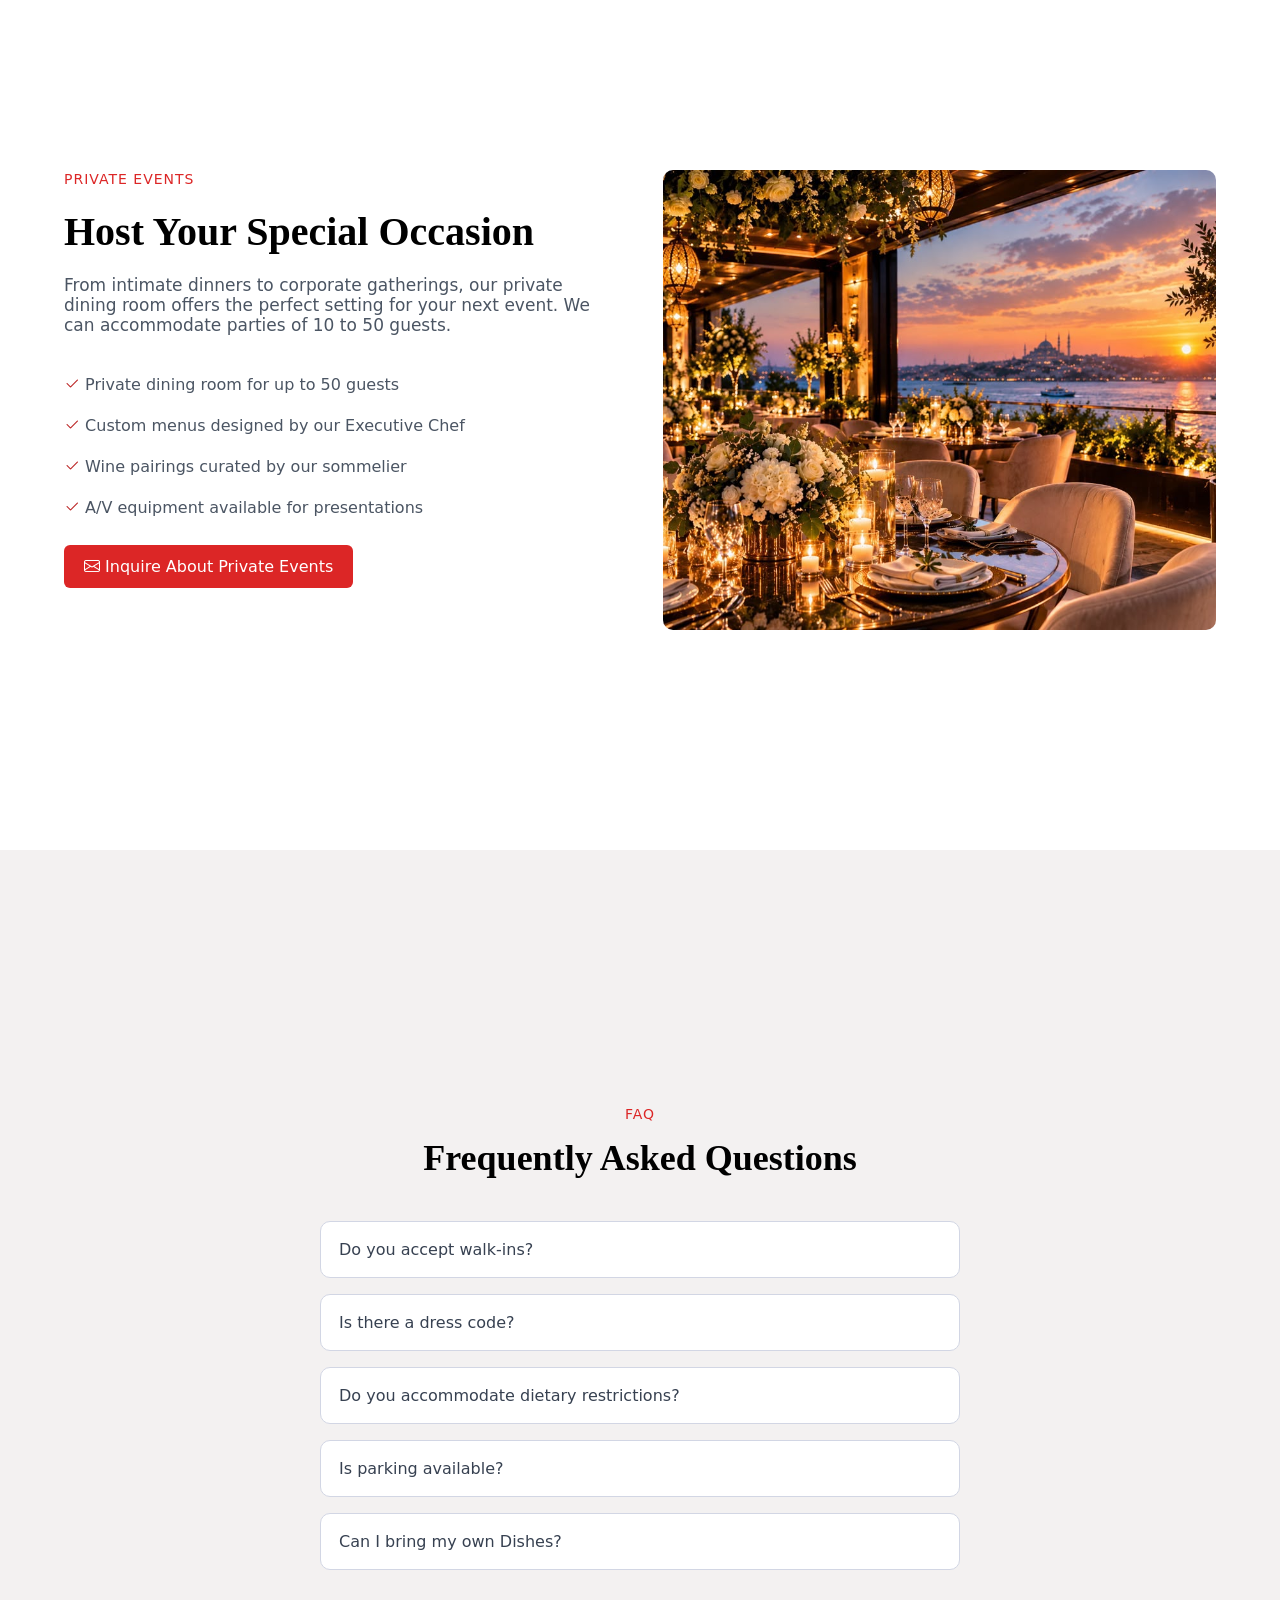
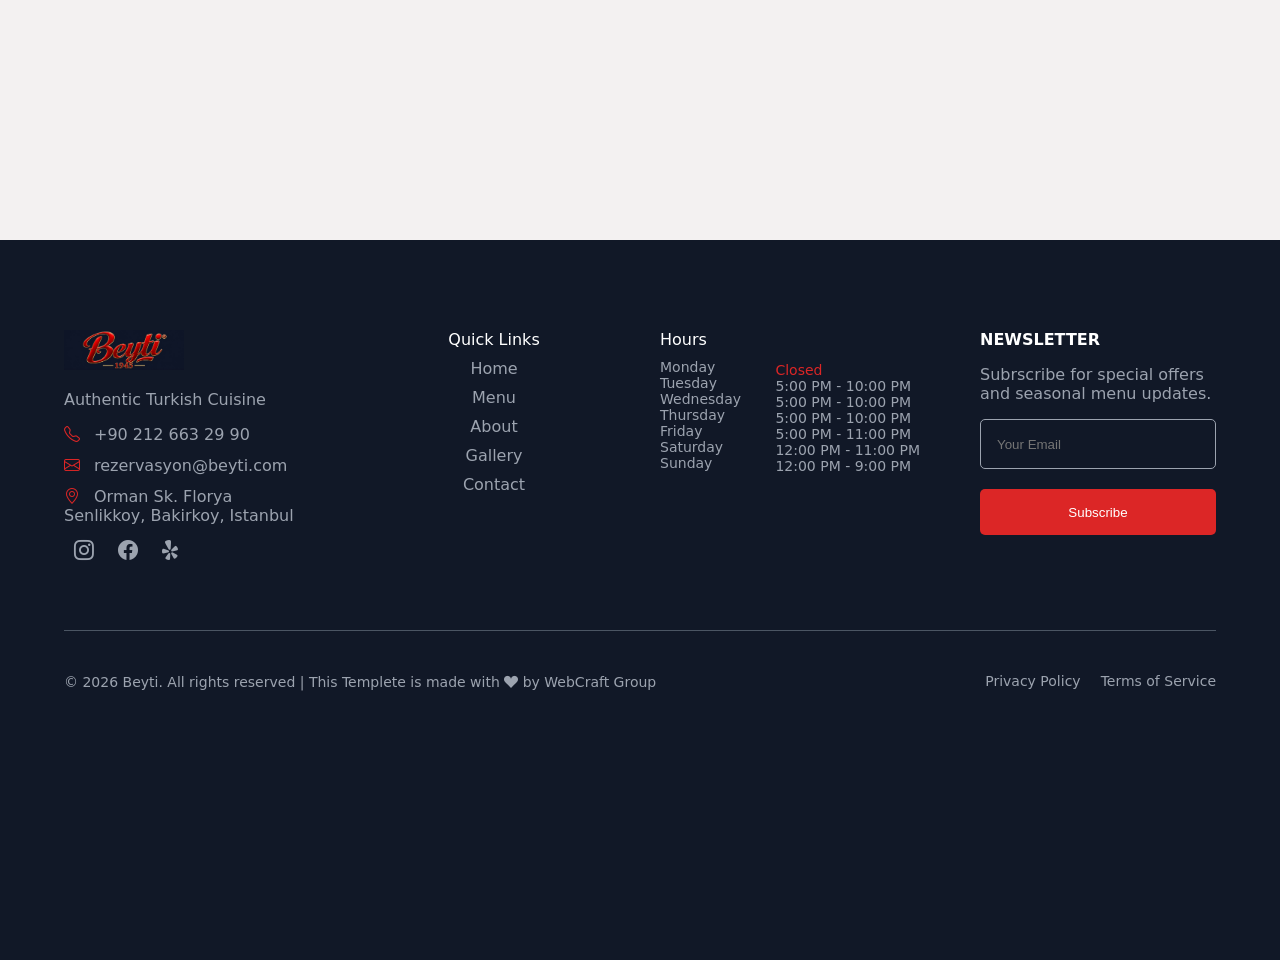
<file: contact.html>
<!DOCTYPE html>
<html lang="en">
<head>
    <meta charset="UTF-8">
    <meta name="viewport" content="width=device-width, initial-scale=1.0">
    <title>Beyti | Authentic Turkish Restaurant</title>
    <link rel="stylesheet" href="assets/css/normalize.css">
    <link rel="stylesheet" href="assets/css/master.css">
    <link rel="stylesheet" href="https://cdn.jsdelivr.net/npm/bootstrap-icons@1.13.1/font/bootstrap-icons.min.css">
    <link rel="icon" href="assets/img/WhatsApp Image 2026-09-13 at 4.40.24 PM.jpeg">
</head>
<body>
    <header id="Contact_Head">
        <section>
            <nav>
                <div>
                    <figure><img src="assets/img/WhatsApp Image 2026-09-18 at 2.43.49 PM (1).jpeg" alt=""></figure>
                    <input type="checkbox" id="menu">
                    <label for="menu" class="hamburger">☰</label>
                    
                    <ul class="nav-links"> 
                        <li><a href="index.html">Home</a></li>
                        <li><a href="menu.html">Menu</a></li>
                        <li><a href="about.html">About</a></li>
                        <li><a href="gallery.html">Gallery</a></li>
                        <li><a href="#">Contact</a></li>
                    </ul>
                    <a href="#Contact_Us">Reserve a Table</a>
                </div>
            </nav>
            <div>
                <section>
                    <span>GET IN TOUCH</span>
                    <h1>Contact Us</h1>
                    <p>We'd love to hear from you. Whether you're making a reservation or planning a <br>private event, we're here to help.</p>
                </section>
            </div>
        </section>
    </header>
    <!-- ____End_Of_Contact_Hero____ -->


    <section id="Our_Location">
        <main>
            <section class="lacation_head">
                <div>
                    <span>VISIT US</span>
                    <h2>Find Us Here</h2>
                    <p>Located in the heart of downtown, Beyti is easily accessible with ample parking <br>available.</p>
                </div>
            </section>
            <section class="lacation_map">
                <div class="connections">
                    <div>
                        <div>
                            <div class="icon">
                                <i class="bi bi-geo-alt"></i>
                            </div>
                            <div>
                                <h4>Address</h4>
                                <p>Orman Sk. Florya <br>Senlikkoy, Bakirkoy, Istanbul</p>
                                <a href="">Get Directions</a>
                            </div>
                        </div>
                        <div>
                            <div class="icon">
                                <i class="bi bi-telephone"></i>
                            </div>
                            <div>
                                <h4>Phone</h4>
                                <a href="">+90 212 663 29 90</a>
                            </div>
                        </div>
                        <div>
                            <div class="icon">
                                <i class="bi bi-envelope"></i>
                            </div>
                            <div>
                                <h4>Email</h4>
                                <a href="">rezervasyon@beyti.com</a>
                            </div>
                        </div>
                        <div>
                            <div class="icon">
                                <i class="bi bi-p-circle"></i>
                            </div>
                            <div>
                                <h4>Parking</h4>
                                <p>Free valet parking available street parking on weekends</p>
                            </div>
                        </div>
                    </div>
                    <section>
                        <div>
                            <h3>Hours of Operation</h3>
                            <ul>
                                <li>Monday</li>
                                <li>Tuesday</li>
                                <li>Wednesday</li>
                                <li>Thursday</li>
                                <li>Friday</li>
                                <li>Saturday</li>
                                <li>Sunday</li>
                            </ul>
                        </div>
                        <ul>
                            <li>Closed</li>
                            <li>5:00 PM - 10:00 PM</li>
                            <li>5:00 PM - 10:00 PM</li>
                            <li>5:00 PM - 10:00 PM</li>
                            <li>5:00 PM - 11:00 PM</li>
                            <li>12:00 PM - 11:00 PM</li>
                            <li>12:00 PM - 9:00 PM</li>
                        </ul>
                    </section>
                </div>
                <div class="map">
                    <figure>
                        <img src="assets/img/Beyti - Google Maps - Google Chrome 9_18_2026 3_19_27 PM.png" alt="">
                        <a href=""><i class="bi bi-geo-alt"></i> View on Google Maps</a>
                    </figure>
                </div>
            </section>
        </main>
    </section>
    <!-- ____End_Of_Our_Location____ -->


    <section id="Contact_Us">
        <img src="assets/img/WhatsApp Image 2026-09-18 at 1.13.49 PM.jpeg" alt="">
        <div>
            <section class="data">
                <span>book a table</span>
                <h2>Make a Reservation</h2>
                <p>Join for unforgettable dining experience. Reserve your table today and let us take care of the rest.</p>
                <p>Or call us directly</p>
                <div>
                    <i class="bi bi-telephone"></i>
                    <a href="">+90 212 663 29 90</a>
                </div>
            </section>
            <section class="form">
                <form action="">
                    <input type="text" name="" id="" placeholder="Your name">
                    <input type="email" name="" id="" placeholder="exp@gmail.com">
                    <input type="date" name="" id="">
                    <input type="time" name="" id="">
                    <input type="number" name="" id="" placeholder="Select Guests">
                    <input type="tel" name="" id="" placeholder="+90 212 663 29 90">
                    <textarea name="" id="" placeholder="Dietary restriction, celebration, seating preference..."></textarea>
                    <button type="submit">Request Reservation</button>
                    <p>We'll confirm your reservation via email whitin 2 hours.</p>
                </form>
            </section>
        </div>
    </section>
    <!-- ____End_Of_Contact_Us____ -->


    <section id="Private_Events">
        <div>
            <div>
                <span>Private Events</span>
                <h2>Host Your Special Occasion</h2>
                <p>From intimate dinners to corporate gatherings, our private dining room offers the perfect setting for your next event. We can accommodate parties of 10 to 50 guests.</p>
                <div>
                    <p><i class="bi bi-check2"></i> Private dining room for up to 50 guests</p>
                    <p><i class="bi bi-check2"></i> Custom menus designed by our Executive Chef</p>
                    <p><i class="bi bi-check2"></i> Wine pairings curated by our sommelier</p>
                    <p><i class="bi bi-check2"></i> A/V equipment available for presentations</p>
                </div>
                <div class="a_link">
                    <a href=""><i class="bi bi-envelope"></i> Inquire About Private Events</a>
                </div>
            </div>
            <figure>
                <img src="assets/img/WhatsApp Image 2026-09-18 at 7.10.20 PM.jpeg" alt="">
            </figure>
        </div>
    </section>
    <!-- ____End_Of_Private_Events____ -->


    <section id="Ask_Questions">
        <main>
            <section>
                <span>FAQ</span>
                <h2>Frequently Asked Questions</h2>
            </section>
            <div>
                <details name="menu">
                    <summary>Do you accept walk-ins?</summary>
                    <p>Yes, we welcome walk-ins! However, we recommend making reservations, especially for weekend dining, to ensure we can accommodate you at your preferred time.</p>
                </details>
                <details name="menu">
                    <summary>Is there a dress code?</summary>
                    <p>We maintain a smart casual dress code. We kindly ask that guests refrain from wearing athletic wear, flip-flops, or overly casual attire.</p>
                </details>
                <details name="menu">
                    <summary>Do you accommodate dietary restrictions?</summary>
                    <p>Absolutely! Please inform your server of any allergies or dietary restrictions, and our kitchen will do their best to accommodate your needs. We offer vegetarian and gluten-free options on our menu.</p>
                </details>
                <details name="menu">
                    <summary>Is parking available?</summary>
                    <p>Yes, we offer complimentary valet parking on Friday and Saturday evenings. Street parking is available at all other times, and there is a public parking garage within walking distance.</p>
                </details>
                <details name="menu">
                    <summary>Can I bring my own Dishes?</summary>
                    <p>We do allow guests to bring their own dish for a corkage fee of $35 per dish. We kindly ask that you do not bring dishes that are already on our list.</p>
                </details>
            </div>
        </main>
    </section>
    <!-- ____End_Of_Ask_Questions____ -->


    <footer id="Quick_Links">
        <div>
            <section class="links">
                <div>
                    <section>
                        <img src="assets/img/WhatsApp Image 2026-09-18 at 8.03.39 PM.jpeg" alt="">
                        <p>Authentic Turkish Cuisine</p>
                        <section>
                            <div>
                                <i class="bi bi-telephone"></i>
                                <a href="">+90 212 663 29 90</a>
                            </div>
                            <div>
                                <i class="bi bi-envelope"></i>
                                <a href="">rezervasyon@beyti.com</a>
                            </div>
                            <div>
                                <i class="bi bi-geo-alt"></i>
                                <span>Orman Sk. Florya <br>Senlikkoy, Bakirkoy, Istanbul</span>
                            </div>
                        </section>
                        <div>
                            <i class="bi bi-instagram"></i>
                            <i class="bi bi-facebook"></i>
                            <i class="bi bi-yelp"></i>
                        </div>
                    </section>
                    <section>
                        <ul>
                            <li>Quick Links</li>
                            <li><a href="index.html">Home</a></li>
                            <li><a href="menu.html">Menu</a></li>
                            <li><a href="about.html">About</a></li>
                            <li><a href="gallery.html">Gallery</a></li>
                            <li><a href="#">Contact</a></li>
                        </ul>
                    </section>
                    <section>
                        <ul>
                            <li>Hours</li>
                            <li>Monday</li>
                            <li>Tuesday</li>
                            <li>Wednesday</li>
                            <li>Thursday</li>
                            <li>Friday</li>
                            <li>Saturday</li>
                            <li>Sunday</li>
                        </ul>
                        <ul>
                            <li>Closed</li>
                            <li>5:00 PM - 10:00 PM</li>
                            <li>5:00 PM - 10:00 PM</li>
                            <li>5:00 PM - 10:00 PM</li>
                            <li>5:00 PM - 11:00 PM</li>
                            <li>12:00 PM - 11:00 PM</li>
                            <li>12:00 PM - 9:00 PM</li>
                        </ul>
                    </section>
                    <section>
                        <h4>NEWSLETTER</h4>
                        <p>Subrscribe for special offers and seasonal menu updates.</p>
                        <form action="">
                            <input type="email" name="" id="" placeholder="Your Email">
                            <button type="submit">Subscribe</button>
                        </form>
                    </section>
                </div>
            </section>
            <section class="footer_content">
                <div>
                    <p>© 2026 Beyti. All rights reserved | This Templete is made with <i class="bi bi-suit-heart-fill"></i> by WebCraft Group</p>
                </div>
                <div>
                    <a href="">Privacy Policy</a>
                    <a href="">Terms of Service</a>
                </div>
            </section>
        </div>
    </footer>
    <!-- ____End_Of_Quick_Links____ -->
</body>
</html>
</file>
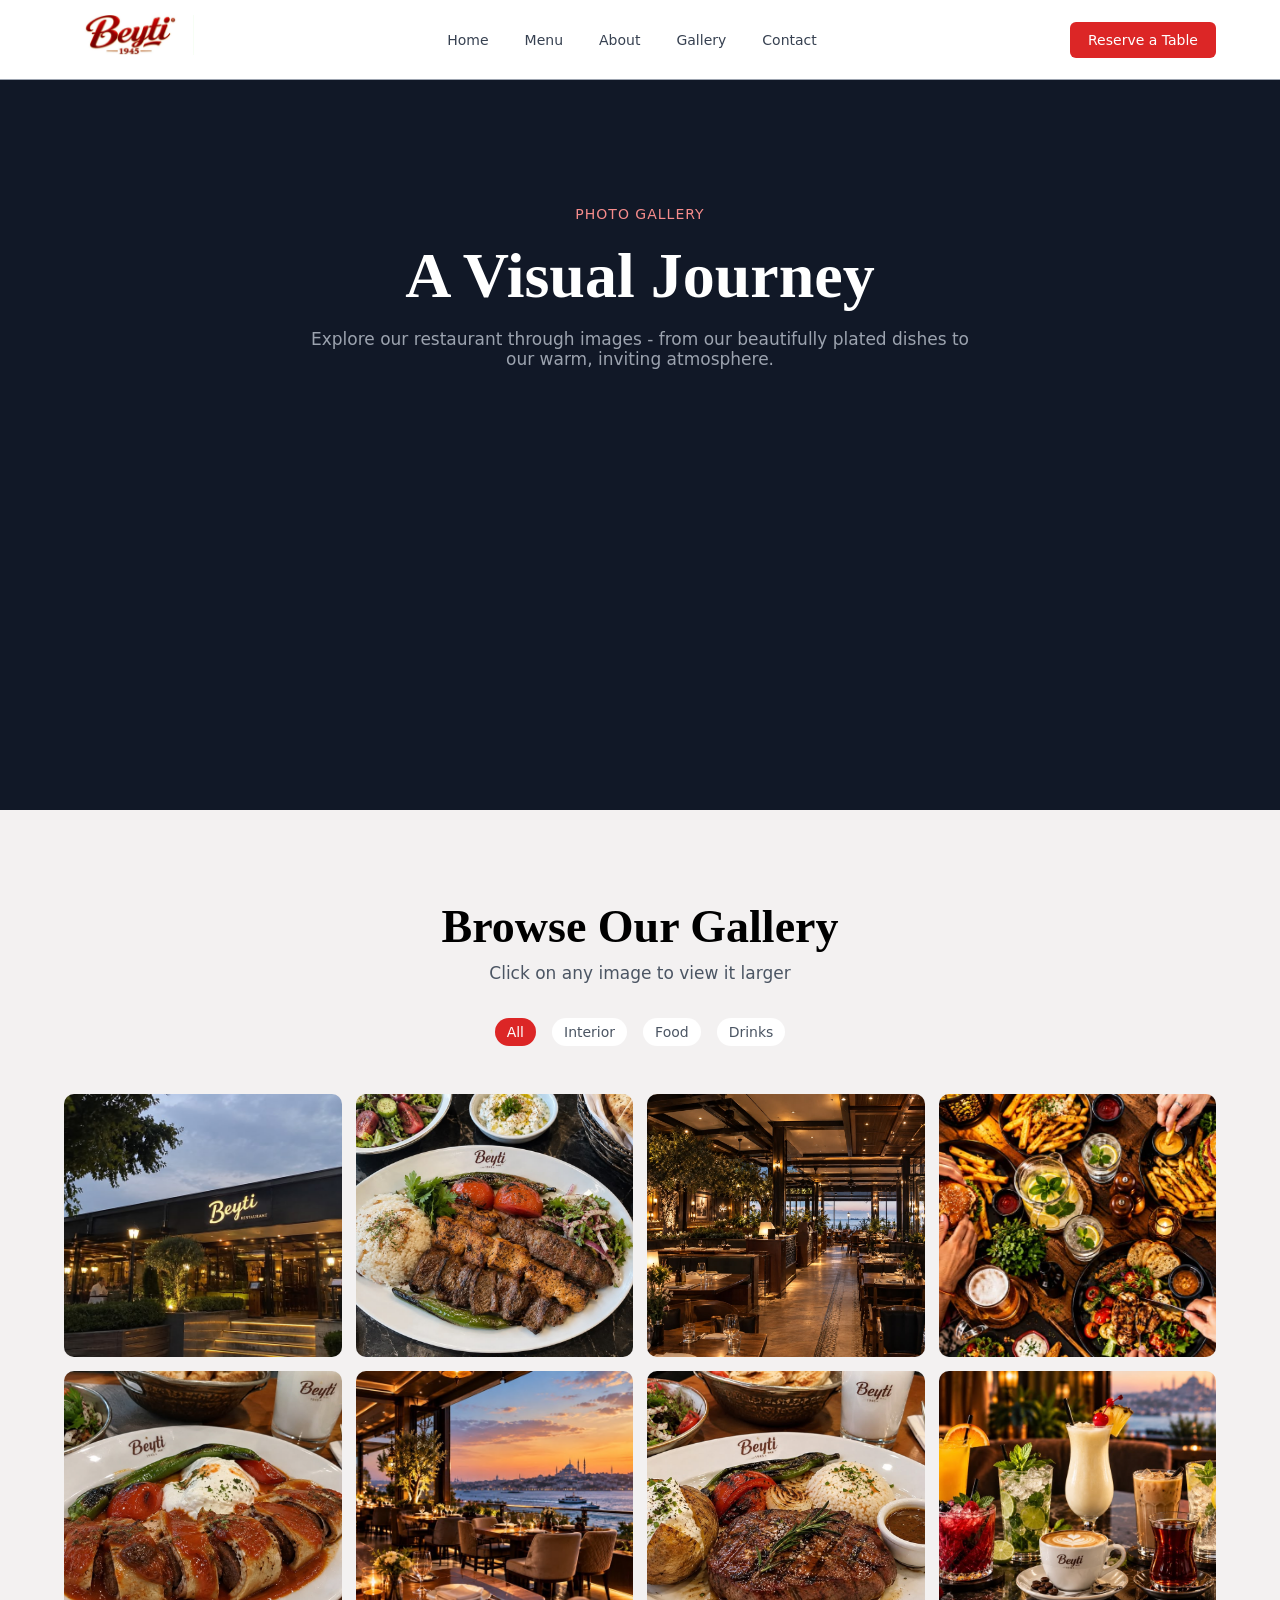
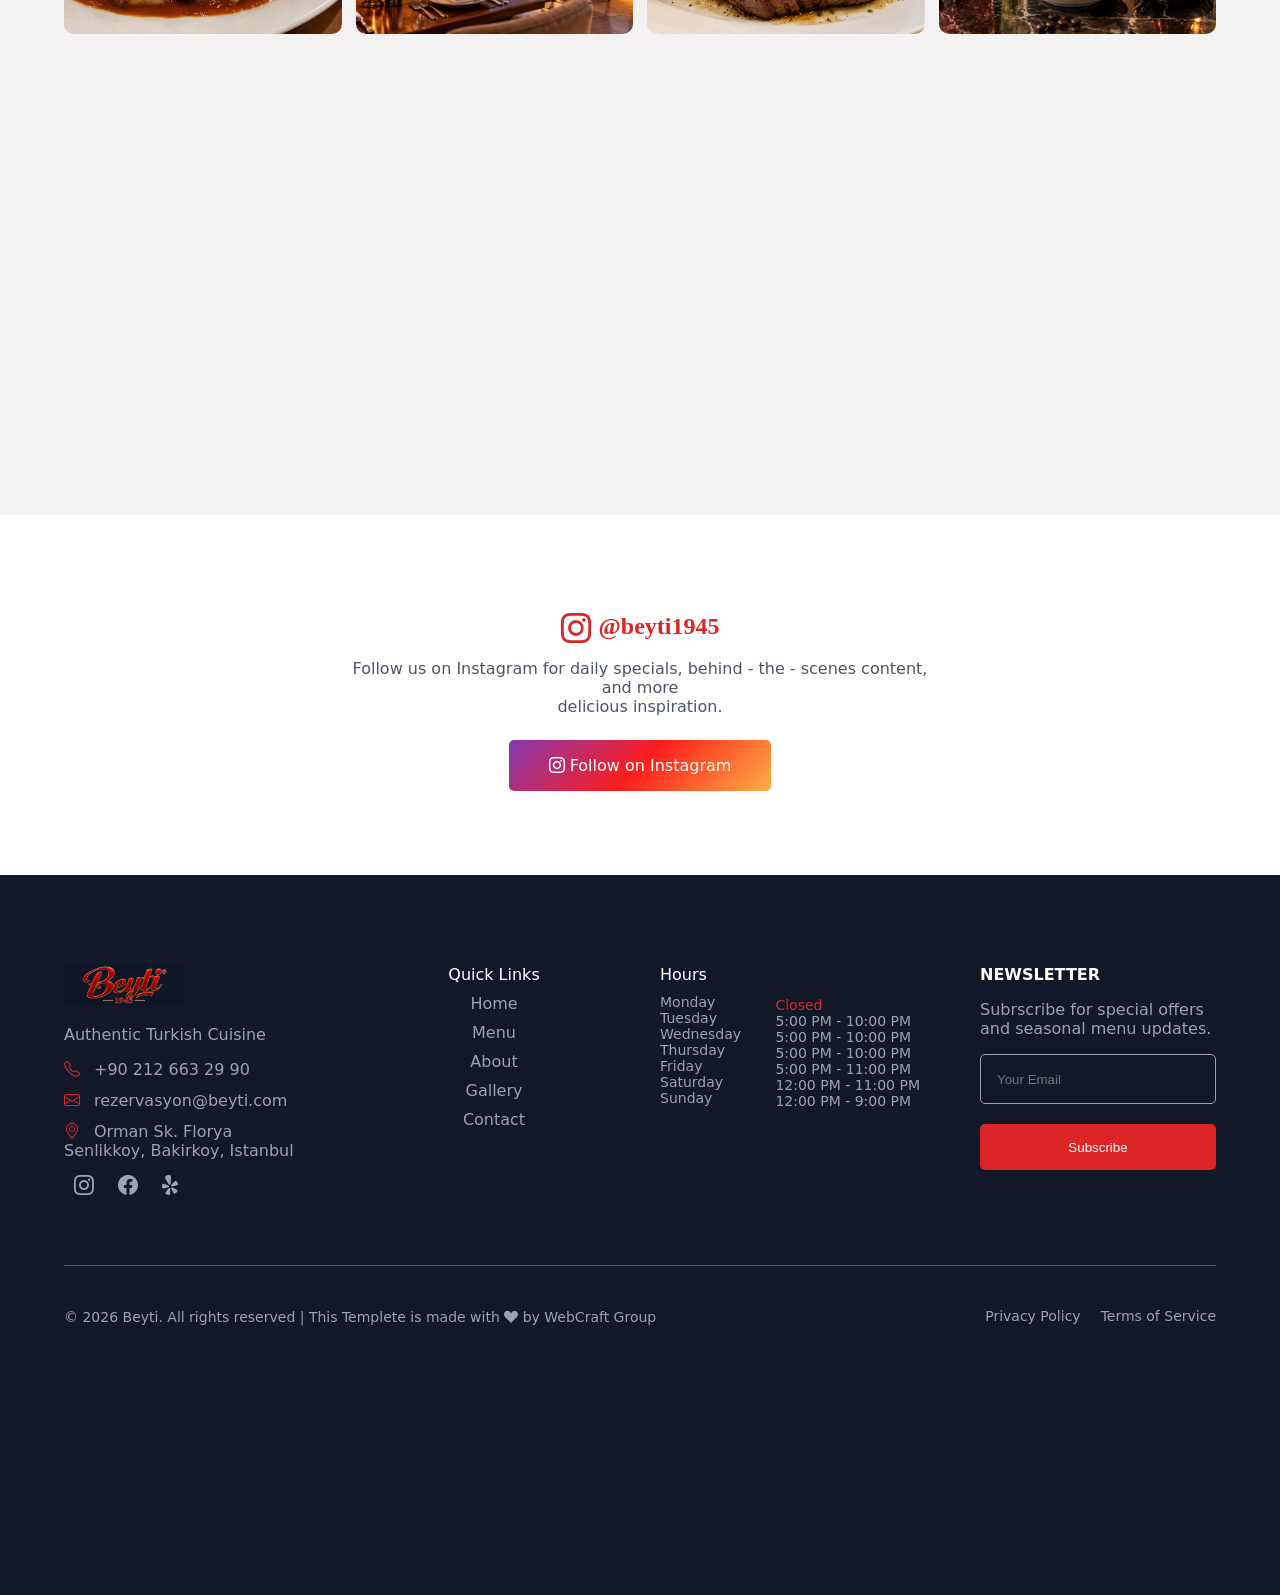
<file: gallery.html>
<!DOCTYPE html>
<html lang="en">
<head>
    <meta charset="UTF-8">
    <meta name="viewport" content="width=device-width, initial-scale=1.0">
    <title>Beyti | Authentic Turkish Restaurant</title>
    <link rel="stylesheet" href="assets/css/normalize.css">
    <link rel="stylesheet" href="assets/css/master.css">
    <link rel="stylesheet" href="https://cdn.jsdelivr.net/npm/bootstrap-icons@1.13.1/font/bootstrap-icons.min.css">
    <link rel="icon" href="assets/img/WhatsApp Image 2026-09-13 at 4.40.24 PM.jpeg">
</head>
<body>
    <header id="Gallery_Head">
        <section>
            <nav>
                <div>
                    <figure><img src="assets/img/WhatsApp Image 2026-09-18 at 2.43.49 PM (1).jpeg" alt=""></figure>
                    <input type="checkbox" id="menu">
                    <label for="menu" class="hamburger">☰</label>
                    
                    <ul class="nav-links"> 
                        <li><a href="index.html">Home</a></li>
                        <li><a href="menu.html">Menu</a></li>
                        <li><a href="about.html">About</a></li>
                        <li><a href="#">Gallery</a></li>
                        <li><a href="contact.html">Contact</a></li>
                    </ul>
                    <a href="contact.html">Reserve a Table</a>
                </div>
            </nav>
            <div>
                <section>
                    <span>PHOTO GALLERY</span>
                    <h1>A Visual Journey</h1>
                    <p>Explore our restaurant through images - from our beautifully plated dishes to <br> our warm, inviting atmosphere.</p>
                </section>
            </div>
        </section>
    </header>
    <!-- ____End_Of_Gallery_Hero____ -->


    <section id="Pictures_Tab">
        <section>
            <div class="content">
                <h2>Browse Our Gallery</h2>
                <p>Click on any image to view it larger</p>
                <div>
                    <a href="">All</a>
                    <a href="">Interior</a>
                    <a href="">Food</a>
                    <a href="">Drinks</a>
                </div>
            </div>
            <div class="photoes">
                <figure><img src="assets/img/WhatsApp Image 2026-09-18 at 1.13.49 PM.jpeg" alt=""></figure>
                <figure><img src="assets/img/WhatsApp Image 2026-09-18 at 2.13.52 PM.jpeg" alt=""></figure>
                <figure><img src="assets/img/WhatsApp Image 2026-09-18 at 1.13.49 PM (1).jpeg" alt=""></figure>
                <figure><img src="assets/img/WhatsApp Image 2026-09-22 at 5.57.11 AM.jpeg" alt=""></figure>
                <figure><img src="assets/img/WhatsApp Image 2026-09-18 at 2.13.52 PM (2).jpeg" alt=""></figure>
                <figure><img src="assets/img/WhatsApp Image 2026-09-18 at 2.13.52 PM (1).jpeg" alt=""></figure>
                <figure><img src="assets/img/WhatsApp Image 2026-09-18 at 2.13.51 PM.jpeg" alt=""></figure>
                <figure><img src="assets/img/WhatsApp Image 2026-09-18 at 2.43.49 PM.jpeg" alt=""></figure>
            </div>
        </section>
    </section>
    <!-- ____End_Of_Pictures_Tab____ -->


    <section id="Social_Information">
        <div>
            <div>
                <i class="bi bi-instagram"></i>
                <h2>@beyti1945</h2>
            </div>
            <p>Follow us on Instagram for daily specials, behind - the - scenes content, and more <br>delicious inspiration.</p>
            <a href=""><i class="bi bi-instagram"></i> Follow on Instagram</a>
        </div>
    </section>
    <!-- ____End_Of_Social_Information____ -->


    <footer id="Quick_Links">
        <div>
            <section class="links">
                <div>
                    <section>
                        <img src="assets/img/WhatsApp Image 2026-09-18 at 8.03.39 PM.jpeg" alt="">
                        <p>Authentic Turkish Cuisine</p>
                        <section>
                            <div>
                                <i class="bi bi-telephone"></i>
                                <a href="">+90 212 663 29 90</a>
                            </div>
                            <div>
                                <i class="bi bi-envelope"></i>
                                <a href="">rezervasyon@beyti.com</a>
                            </div>
                            <div>
                                <i class="bi bi-geo-alt"></i>
                                <span>Orman Sk. Florya <br>Senlikkoy, Bakirkoy, Istanbul</span>
                            </div>
                        </section>
                        <div>
                            <i class="bi bi-instagram"></i>
                            <i class="bi bi-facebook"></i>
                            <i class="bi bi-yelp"></i>
                        </div>
                    </section>
                    <section>
                        <ul>
                            <li>Quick Links</li>
                            <li><a href="index.html">Home</a></li>
                            <li><a href="menu.html">Menu</a></li>
                            <li><a href="about.html">About</a></li>
                            <li><a href="#">Gallery</a></li>
                            <li><a href="contact.html">Contact</a></li>
                        </ul>
                    </section>
                    <section>
                        <ul>
                            <li>Hours</li>
                            <li>Monday</li>
                            <li>Tuesday</li>
                            <li>Wednesday</li>
                            <li>Thursday</li>
                            <li>Friday</li>
                            <li>Saturday</li>
                            <li>Sunday</li>
                        </ul>
                        <ul>
                            <li>Closed</li>
                            <li>5:00 PM - 10:00 PM</li>
                            <li>5:00 PM - 10:00 PM</li>
                            <li>5:00 PM - 10:00 PM</li>
                            <li>5:00 PM - 11:00 PM</li>
                            <li>12:00 PM - 11:00 PM</li>
                            <li>12:00 PM - 9:00 PM</li>
                        </ul>
                    </section>
                    <section>
                        <h4>NEWSLETTER</h4>
                        <p>Subrscribe for special offers and seasonal menu updates.</p>
                        <form action="">
                            <input type="email" name="" id="" placeholder="Your Email">
                            <button type="submit">Subscribe</button>
                        </form>
                    </section>
                </div>
            </section>
            <section class="footer_content">
                <div>
                    <p>© 2026 Beyti. All rights reserved | This Templete is made with <i class="bi bi-suit-heart-fill"></i> by WebCraft Group</p>
                </div>
                <div>
                    <a href="">Privacy Policy</a>
                    <a href="">Terms of Service</a>
                </div>
            </section>
        </div>
    </footer>
    <!-- ____End_Of_Quick_Links____ -->
</body>
</html>
</file>
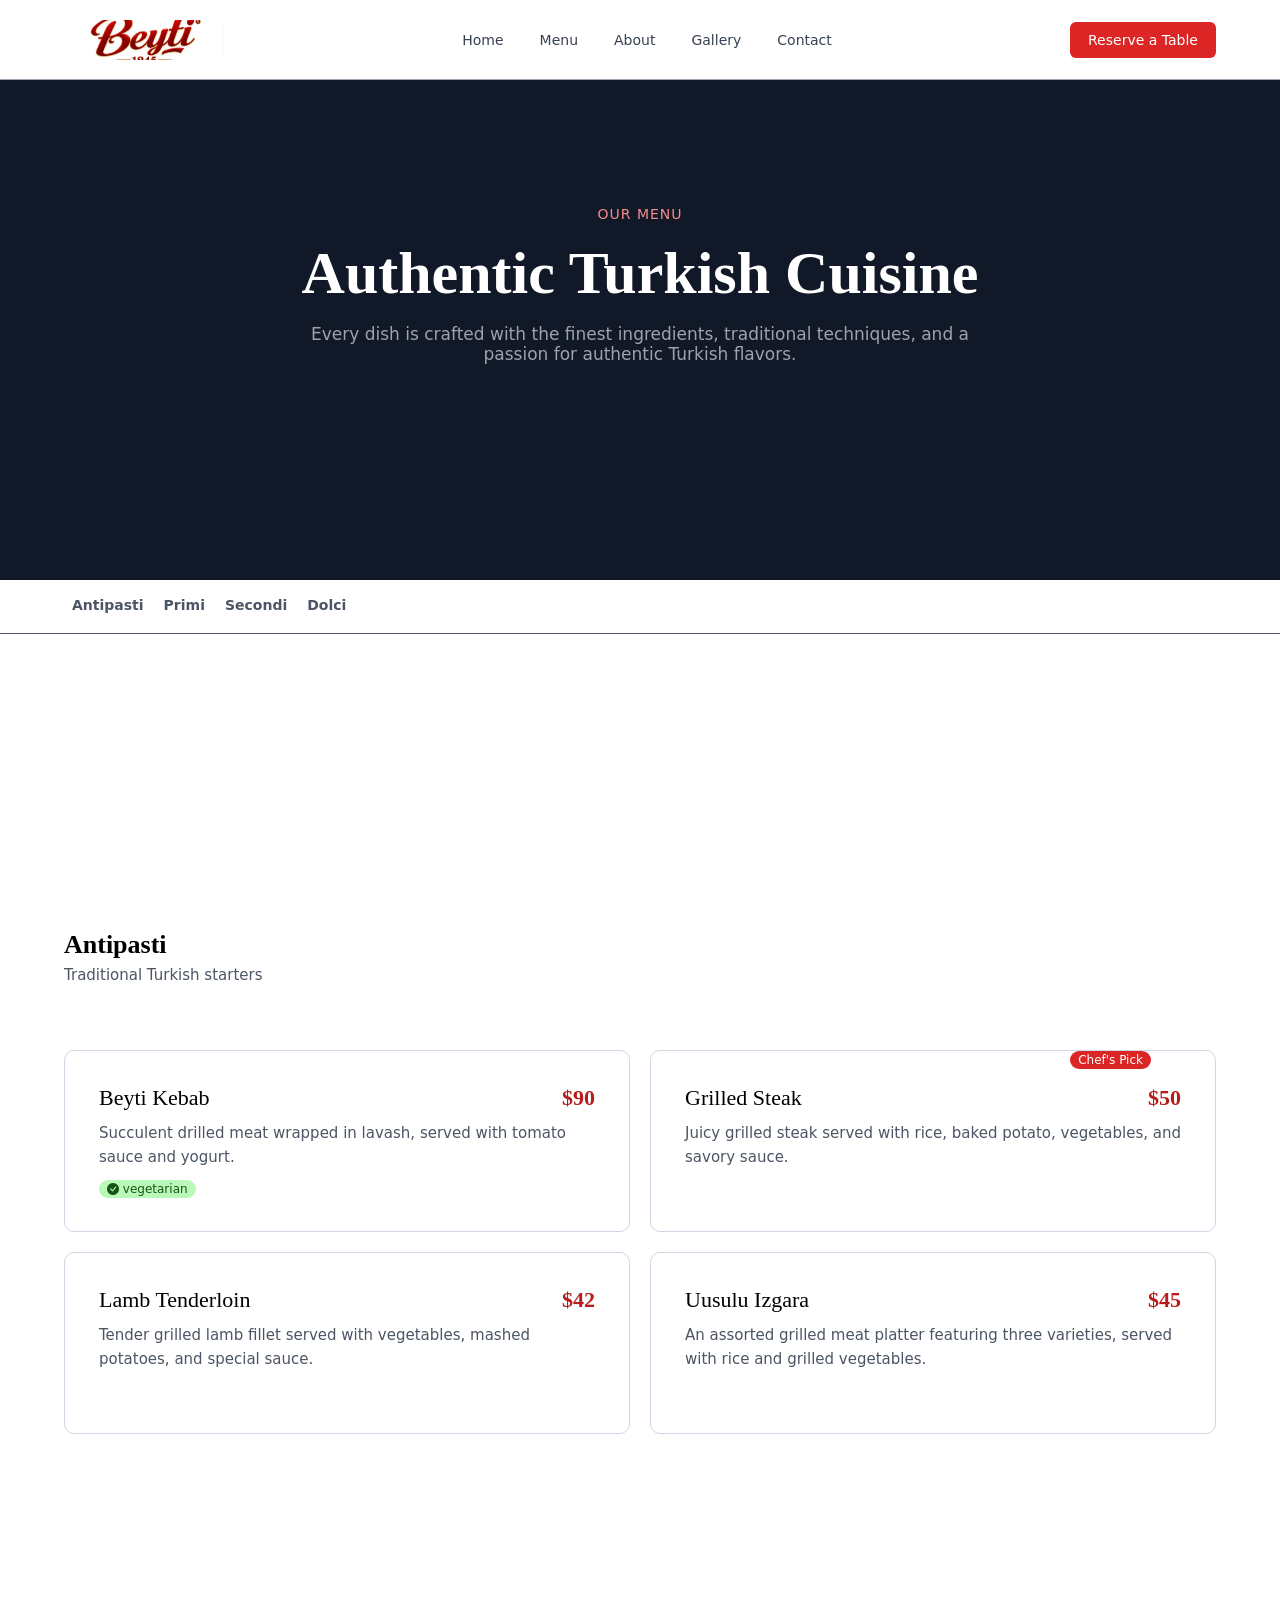
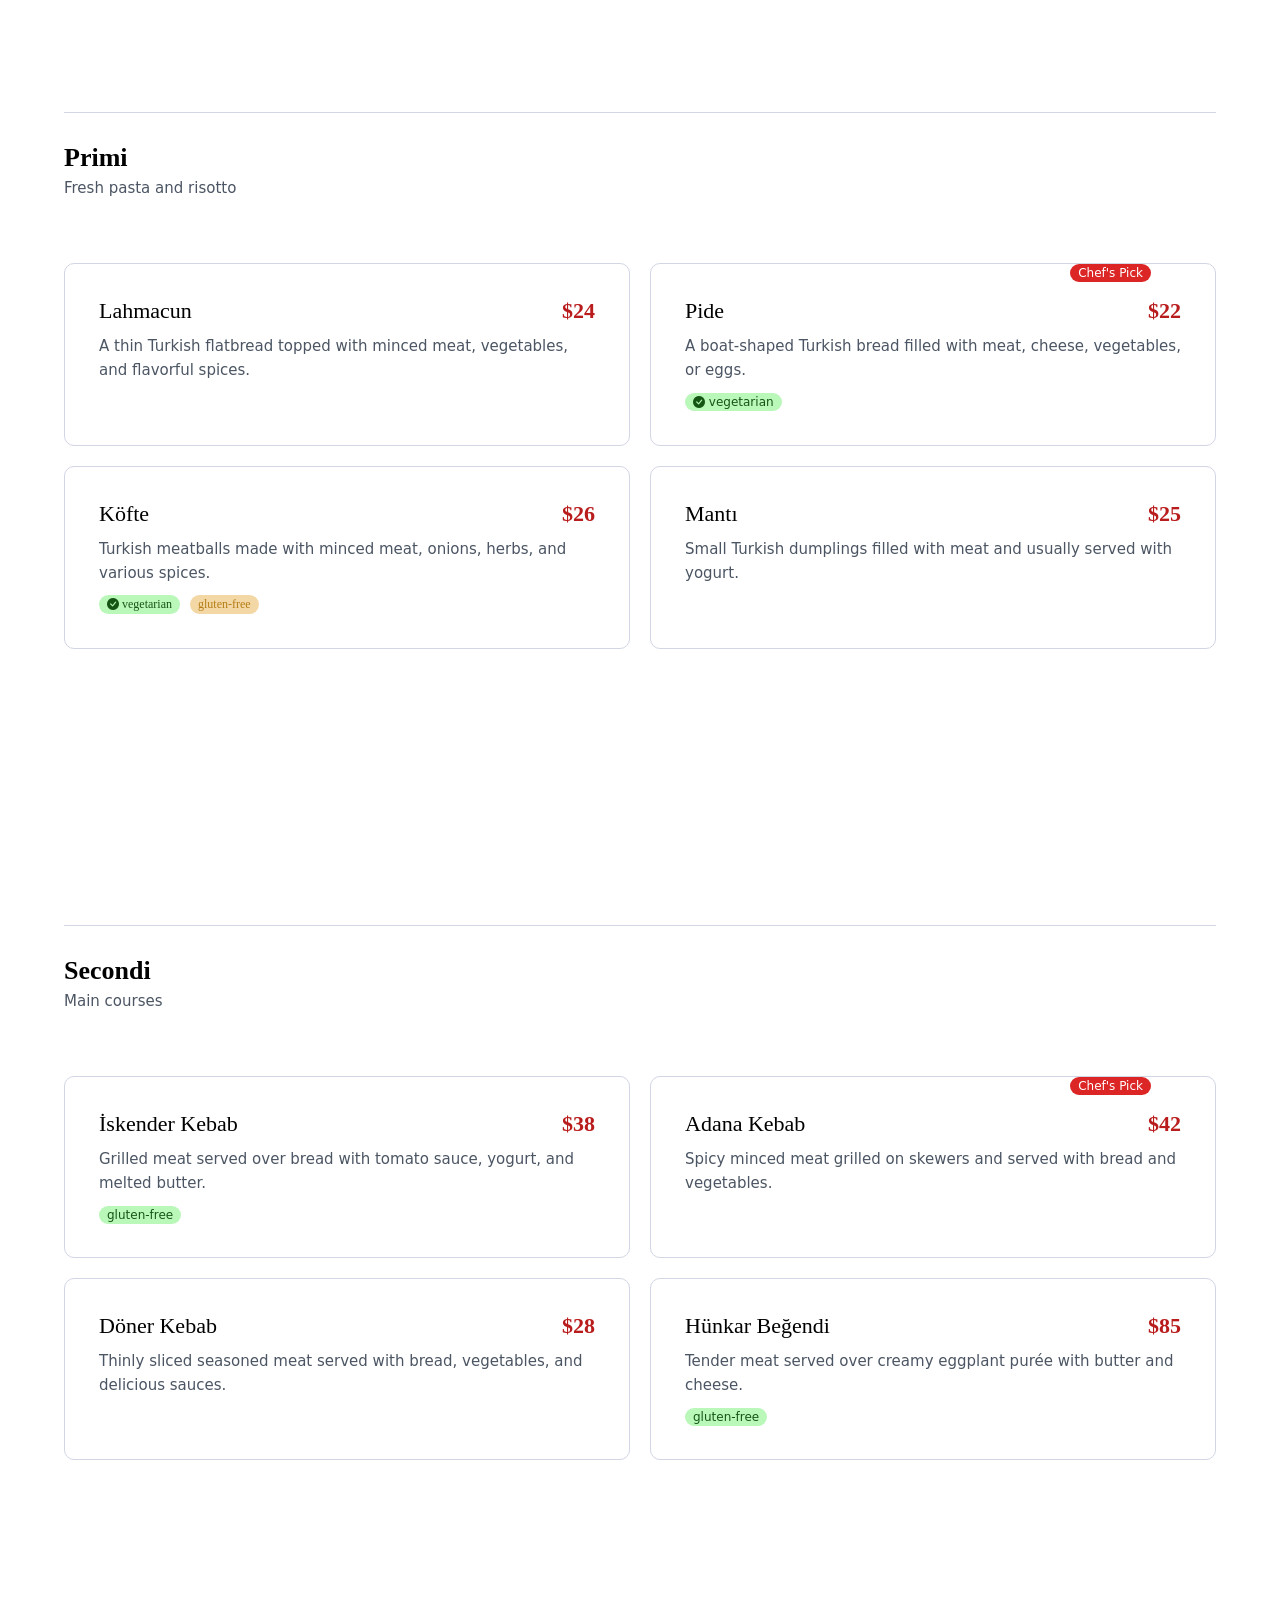
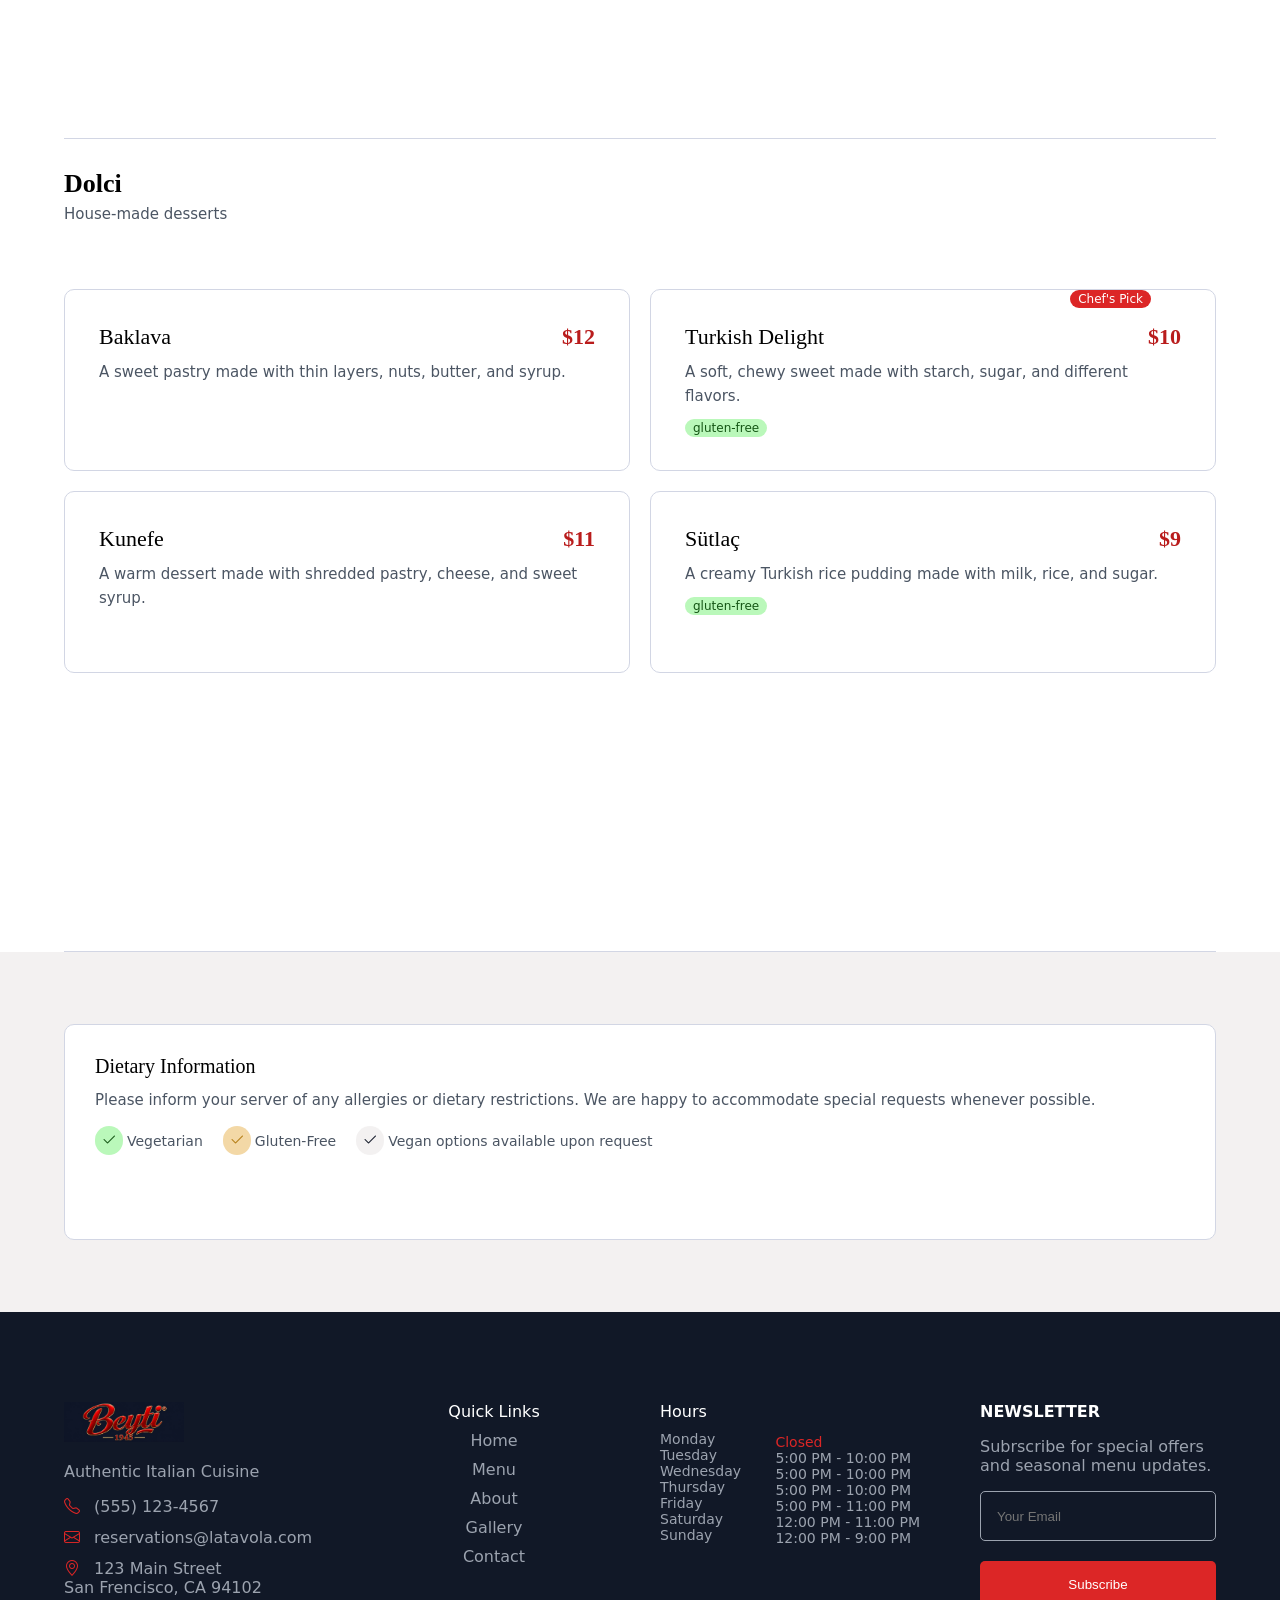
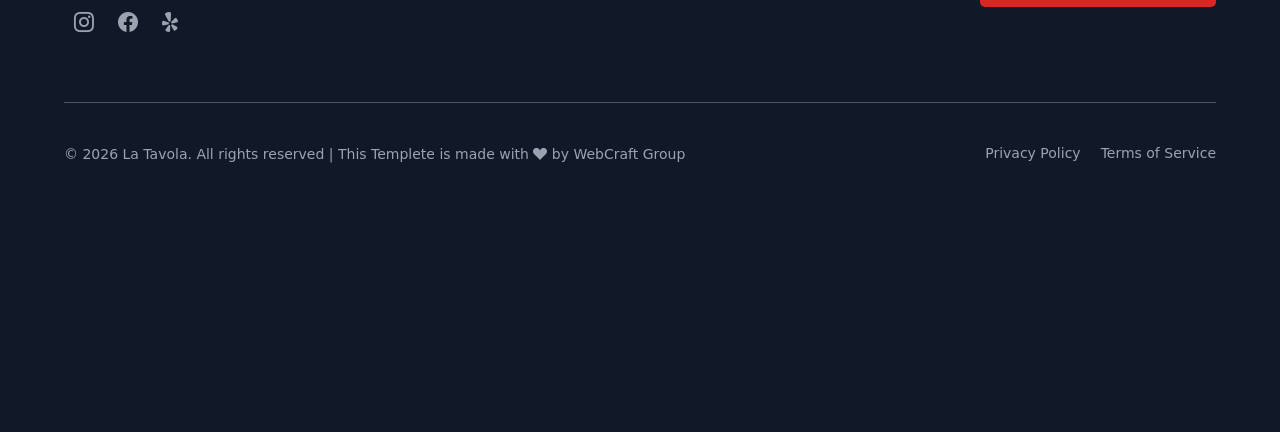
<file: menu.html>
<!DOCTYPE html>
<html lang="en">
<head>
    <meta charset="UTF-8">
    <meta name="viewport" content="width=device-width, initial-scale=1.0">
    <title>Beyti | Authentic Turkish Restaurant</title>
    <link rel="stylesheet" href="assets/css/normalize.css">
    <link rel="stylesheet" href="assets/css/master.css">
    <link rel="stylesheet" href="https://cdn.jsdelivr.net/npm/bootstrap-icons@1.13.1/font/bootstrap-icons.min.css">
    <link rel="icon" href="assets/img/WhatsApp Image 2026-09-18 at 22.29.31.jpeg">
</head>
<body>
    <header id="Menu_Hero">
    <section>
        <nav>
            <div>
                <figure>
                    <img src="assets/img/WhatsApp Image 2026-09-18 at 2.43.49 PM (1).jpeg" alt="Beyti Logo">
                </figure>
                <input type="checkbox" id="menu">
                <label for="menu" class="hamburger">☰</label>
                <ul class="nav-links">
                    <li><a href="index.html">Home</a></li>
                    <li><a href="#">Menu</a></li>
                    <li><a href="about.html">About</a></li>
                    <li><a href="gallery.html">Gallery</a></li>
                    <li><a href="contact.html">Contact</a></li>
                </ul>
                <a href="">Reserve a Table</a>
            </div>
        </nav>
        <div class="menu_hero_content">
            <section>
                <span>OUR MENU</span>
                <h1>Authentic Turkish Cuisine</h1>
                <p>Every dish is crafted with the finest ingredients, traditional techniques, and a <br>passion for authentic Turkish flavors.</p>
            </section>
        </div>
        <div class="second_links">
            <div>
                <a href="#Antipasti_Foods">Antipasti</a>
                <a href="#Primi_Foods">Primi</a>
                <a href="#Secondi_Foods">Secondi</a>
                <a href="#Dolci_Foods">Dolci</a>
            </div>
        </div>
    </section>
</header>
<!-- ____End_Of_Menu_Hero____ -->


<section id="Antipasti_Foods">
    <div>
        <section class="food_heading">
            <h2>Antipasti</h2>
            <p>Traditional Turkish starters</p>
        </section>
        <section class="foods">
            <div>
                <section>
                    <h3>Beyti Kebab</h3>
                    <span>$90</span>
                </section>
                <p>
                    Succulent drilled meat wrapped in lavash, served with tomato sauce and yogurt.
                </p>
                <span>
                    <i class="bi bi-check-circle-fill"></i>
                    vegetarian
                </span>
            </div>
            <div>
                <section>
                    <h3>Grilled Steak</h3>
                    <span>$50</span>
                </section>
                <p>
                    Juicy grilled steak served with rice, baked potato, vegetables, and savory sauce.
                </p>
            </div>
            <section class="chef_pick">
                <span>Chef's Pick</span>
            </section>
            <div>
                <section>
                    <h3>Lamb Tenderloin</h3>
                    <span>$42</span>
                </section>
                <p>
                    Tender grilled lamb fillet served with vegetables, mashed potatoes, and special sauce.
                </p>
            </div>
            <div>
                <section>
                    <h3>Uusulu Izgara</h3>
                    <span>$45</span>
                </section>
                <p>
                    An assorted grilled meat platter featuring three varieties, served with rice and grilled vegetables.
                </p>
            </div>
        </section>
    </div>
</section>
<!-- ____End_Of_Antipasti_Foods____ -->


<section id="Primi_Foods">
    <div>
        <section class="food_heading">
            <h2>Primi</h2>
            <p>Fresh pasta and risotto</p>
        </section>
        <section class="foods">
            <div>
                <section>
                    <h3>Lahmacun</h3>
                    <span>$24</span>
                </section>
                <p>
                    A thin Turkish flatbread topped with minced meat, vegetables, and flavorful spices.
                </p>
            </div>
            <section class="chef_pick">
                <span>Chef's Pick</span>
            </section>
            <div>
                <section>
                    <h3>Pide</h3>
                    <span>$22</span>
                </section>
                <p>
                    A boat-shaped Turkish bread filled with meat, cheese, vegetables, or eggs.
                </p>
                <span>
                    <i class="bi bi-check-circle-fill"></i>
                    vegetarian
                </span>
            </div>
            <div>
                <section>
                    <h3>Köfte</h3>
                    <span>$26</span>
                </section>
                <p>
                    Turkish meatballs made with minced meat, onions, herbs, and various spices.
                </p>
                <div>
                    <span>
                        <i class="bi bi-check-circle-fill"></i>
                        vegetarian
                    </span>
                    <span>gluten-free</span>
                </div>
            </div>
            <div>
                <section>
                    <h3>Mantı</h3>
                    <span>$25</span>
                </section>
                <p>
                    Small Turkish dumplings filled with meat and usually served with yogurt.
                </p>
            </div>
        </section>
    </div>
</section>
<!-- ____End_Of_Primi_Foods____ -->


<section id="Secondi_Foods">
    <div>
        <section class="food_heading">
            <h2>Secondi</h2>
            <p>Main courses</p>
        </section>
        <section class="foods">
            <div>
                <section>
                    <h3>İskender Kebab</h3>
                    <span>$38</span>
                </section>
                <p>
                    Grilled meat served over bread with tomato sauce, yogurt, and melted butter.
                </p>
                <span>gluten-free</span>
            </div>
            <section class="chef_pick">
                <span>Chef's Pick</span>
            </section>
            <div>
                <section>
                    <h3>Adana Kebab</h3>
                    <span>$42</span>
                </section>
                <p>
                    Spicy minced meat grilled on skewers and served with bread and vegetables.
                </p>
            </div>
            <div>
                <section>
                    <h3>Döner Kebab</h3>
                    <span>$28</span>
                </section>
                <p>
                    Thinly sliced seasoned meat served with bread, vegetables, and delicious sauces.
                </p>
            </div>
            <div>
                <section>
                    <h3>Hünkar Beğendi</h3>
                    <span>$85</span>
                </section>
                <p>
                    Tender meat served over creamy eggplant purée with butter and cheese.
                </p>
                <span>gluten-free</span>
            </div>
        </section>
    </div>
</section>
<!-- ____End_Of_Secondi_Foods____ -->


<section id="Dolci_Foods">
    <div>
        <section class="food_heading">
            <h2>Dolci</h2>
            <p>House-made desserts</p>
        </section>
        <section class="foods">
            <div>
                <section>
                    <h3>Baklava</h3>
                    <span>$12</span>
                </section>
                <p>
                    A sweet pastry made with thin layers, nuts, butter, and syrup.
                </p>
            </div>
            <section class="chef_pick">
                <span>Chef's Pick</span>
            </section>
            <div>
                <section>
                    <h3>Turkish Delight</h3>
                    <span>$10</span>
                </section>
                <p>
                    A soft, chewy sweet made with starch, sugar, and different flavors.
                </p>
                <span>gluten-free</span>
            </div>
            <div>
                <section>
                    <h3>Kunefe</h3>
                    <span>$11</span>
                </section>
                <p>
                    A warm dessert made with shredded pastry, cheese, and sweet syrup.
                </p>
            </div>
            <div>
                <section>
                    <h3>Sütlaç</h3>
                    <span>$9</span>
                </section>
                <p>
                    A creamy Turkish rice pudding made with milk, rice, and sugar.
                </p>
                <span>gluten-free</span>
            </div>
        </section>
    </div> 
</section>
<!-- ____End_Of_Dolci_Foods____ -->


<section id="Information">
    <div>
        <h3>Dietary Information</h3>
        <p>
            Please inform your server of any allergies or dietary restrictions. We are happy to accommodate special requests whenever possible.
        </p>
        <section>
            <div class="icon_1">
                <i class="bi bi-check2"></i>
                <span>Vegetarian</span>
            </div>
            <div class="icon_2">
                <i class="bi bi-check2"></i>
                <span>Gluten-Free</span>
            </div>
            <div class="icon_3">
                <i class="bi bi-check2"></i>
                <span>Vegan options available upon request</span>
            </div>
        </section>
    </div>
</section>
<!-- ____End_Of_Information____ -->


<footer id="Quick_Links">
    <div>
        <section class="links">
            <div>
                <section>
                    <img src="assets/img/WhatsApp Image 2026-09-18 at 8.03.39 PM.jpeg" alt="La Tavola">
                    <p>Authentic Italian Cuisine</p>
                    <section>
                        <div>
                            <i class="bi bi-telephone"></i>
                            <a href="">(555) 123-4567</a>
                        </div>
                        <div>
                            <i class="bi bi-envelope"></i>
                            <a href="">reservations@latavola.com</a>
                        </div>
                        <div>
                            <i class="bi bi-geo-alt"></i>
                            <span>
                                123 Main Street
                                <br>
                                San Frencisco, CA 94102
                            </span>
                        </div>
                    </section>
                    <div>
                        <i class="bi bi-instagram"></i>
                        <i class="bi bi-facebook"></i>
                        <i class="bi bi-yelp"></i>
                    </div>
                </section>
                <section>
                    <ul>
                        <li>Quick Links</li>
                        <li><a href="index.html">Home</a></li>
                        <li><a href="#">Menu</a></li>
                        <li><a href="about.html">About</a></li>
                        <li><a href="gallery.html">Gallery</a></li>
                        <li><a href="contact.html">Contact</a></li>
                    </ul>
                </section>
                <section>
                    <ul>
                        <li>Hours</li>
                        <li>Monday</li>
                        <li>Tuesday</li>
                        <li>Wednesday</li>
                        <li>Thursday</li>
                        <li>Friday</li>
                        <li>Saturday</li>
                        <li>Sunday</li>
                    </ul>

                    <ul>
                        <li>Closed</li>
                        <li>5:00 PM - 10:00 PM</li>
                        <li>5:00 PM - 10:00 PM</li>
                        <li>5:00 PM - 10:00 PM</li>
                        <li>5:00 PM - 11:00 PM</li>
                        <li>12:00 PM - 11:00 PM</li>
                        <li>12:00 PM - 9:00 PM</li>
                    </ul>
                </section>
                <section>
                    <h4>NEWSLETTER</h4>
                    <p>
                        Subrscribe for special offers and seasonal menu updates.
                    </p>
                    <form action="">
                        <input
                            type="email"
                            placeholder="Your Email"
                        >
                        <button type="submit">
                            Subscribe
                        </button>
                    </form>
                </section>
            </div>
        </section>
        <section class="footer_content">
            <div>
                <p>
                    © 2026 La Tavola. All rights reserved |
                    This Templete is made with
                    <i class="bi bi-suit-heart-fill"></i>
                    by WebCraft Group
                </p>
            </div>
            <div>
                <a href="">Privacy Policy</a>
                <a href="">Terms of Service</a>
            </div>
        </section>
    </div>
</footer>
<!-- ____End_Of_Quick_Links____ -->
</body>
</html>
</file>
<file: assets/css/master.css>
#Head_Hero{
    width: 100%;
    min-height: 105vh;
    >figure{
        width: 100%;
        >nav{
            width: 100%;
            height: 80px;
            border-bottom: 1px solid var(--footer-text);
            position: fixed;  
            background-color: white; 
            top: 0;
            left: 0;
            z-index: 100;
            >div{
                width: 90%;
                height: 100%;
                margin-left: 5%;
                display: flex;
                justify-content: space-between;
                align-items: center;
                >figure{
                    width: 130px;
                    height: 50px;
                    >img{
                        width: 100%;
                        height: 40px;
                    }
                }
                >ul{
                    display: flex;
                    gap: 4px;
                    >li{
                        >a{
                            padding: 12px 16px;
                            font-family: var(--inter);
                            font-size: 14px;
                            color: var(--nav-color);
                            font-weight: 500;
                            transition: .3s;
                        }
                        &:hover>a{
                            color: var(--contact-bg);
                        }
                    }
                }
                >a{
                    padding: 10px 18px;
                    background-color: var(--link-bg);
                    font-family: var(--inter);
                    color: white;
                    font-weight: 500;
                    font-size: 14px;
                    border-radius: 6px;
                    transition: .4s;
                    &:hover{
                        background-color: var(--contact-bg);
                    }
                }
            }
        }
        >figure{
            width: 100%;
            height: 85%;
            position: relative;
            display: flex;
            >img{
                width: 100%;
                height: 100%;
                filter: brightness(50%);
            }
            .details{
                width: 70%;
                height: 300px;
                position: absolute;
                margin: 17% 15%;
                display: block;
                text-align: center;
                >span{
                    color: var(--text-red);
                    font-family: var(--inter);
                    font-size: 18px;
                }
                >h1,p{
                    color: white;
                }
                >h1{
                    font-size: 80px;
                    margin-block: 15px;
                }
                >p{
                    font-family: var(--inter);
                    font-size: 22px;
                }
                >section{
                    display: flex;
                    justify-content: center;
                    >a{
                        color: white;
                        font-family: var(--inter);
                        background-color: var(--link-bg);
                        padding: 14px 30px;
                        margin-inline: 10px;
                        border-radius: 6px;
                        margin-top: 35px;
                        transition: .4s;
                        font-weight: 500;
                        &:nth-of-type(2){
                            border: 2px solid var(--footer-text);
                            background-color: rgba(50, 55, 65, 0.35);
                            backdrop-filter: blur(10px);
                        }
                        &:hover{
                            &:nth-of-type(1){
                                background-color: var(--contact-bg);
                            }
                            &:nth-of-type(2){
                                border: 2px solid white;
                            }
                        }
                    }
                }
            }
        }
    }
}
/* ____End_Of_Head_Hero____ */


#Our_Story{
    width: 100%;
    min-height: 100vh;
    display: flex;
    >div{
        width: 90%;
        height: 460px;
        margin: 5% 5%;
        display: flex;
        justify-content: space-between;
        >figure{
            width: 47%;
            height: 100%;
            >img{
                width: 100%;
                height: 100%;
                border-radius: 20px;
                box-shadow: 18px 18px  var(--img-shadow);
            }
        }
        >article{
            width: 47%;
            height: 100%;
            >span,p{
                font-family: var(--inter);
            }
            >span{
                color: var(--link-bg);  
                font-size: 16px;   
                font-weight: 500;
            }
            >h2{
                font-size: 50px;
                margin-block: 10px;
            }
            >p{
                color: var(--text-color);
                &:nth-of-type(1){
                    font-size: 18px;
                    margin-bottom: 18px;
                }
            }
            >section{
                width: 100%;
                height: 100px;
                border-top: 1px solid var(--footer-text);
                margin-top: 40px;
                justify-content: space-between;
                display: flex;
                >div{
                    width: 150px;
                    height: 100px;
                    display: block;
                    text-align: center;
                    margin-top: 30px;
                    >span{
                        color: var(--link-bg);
                        font-family: var(--playfair);
                        font-size: 28px;
                    }
                    >p{
                        color: var(--footer-text);
                        font-size: 14px;
                        font-weight: 500;
                    }
                }
            }
        }
    }
}
/* ____End_Of_Our_Story____ */


#Our_Menu{
    width: 100%;
    min-height: 130vh;
    background-color: var(--background-color);
    display: flex;
    >div{
        width: 85%;
        height: 80%;
        margin: 8% 7%;
        .data{
            width: 100%;
            height: 180px;
            display: block;
            text-align: center;
            >span,p{
                font-family: var(--inter);
            }
            >span{
                color: var(--link-bg);
                font-weight: 500;
                text-transform: uppercase;
            }
            >h2{
                margin-block: 10px;
                font-size: 55px;
            }
            >p{
                color: var(--text-color);
                font-size: 18px;
                font-weight: 500;
            }
        }
        .menu{
            width: 100%;
            height: 450px;
            display: grid;
            grid-template-columns: repeat(4, 1fr);
            grid-template-rows: repeat(3, 1fr);
            gap: 30px;
            margin-top: 30px;
            >article{
                background-color: white;
                border-radius: 15px;
                box-shadow: 0 8px 25px rgba(0, 0, 0, 0.08);
                overflow: hidden;
                transition: .4s;
                &:nth-of-type(1){
                    grid-area: 1 / 1 / span 3 / span 1;
                }
                &:nth-of-type(2){
                    grid-area: 1 / 2 / span 3 / span 1;
                }
                &:nth-of-type(3){
                    grid-area: 1 / 3 / span 3 / span 1;
                }
                &:nth-of-type(4){
                    grid-area: 1 / 4 / span 3 / span 1;
                }
                &:hover{
                    transform: translateY(10px);
                }
                >figure{
                    width: 100%;
                    height: 60%;
                    position: relative;
                    display: flex;
                    >img{
                        width: 100%;
                        height: 100%;  
                    }
                    >div{
                        padding:  2px 4px;
                        background-color: var(--link-bg);
                        position: absolute;
                        border-radius: 20px;
                        right: 14px;
                        margin: 12px 4px;
                        >span{
                            font-size: 12px;
                            font-family: var(--inter);
                            color: white;
                            padding: 4px;
                        }
                    }
                }
                >div{
                    padding: 20px;
                    display: flex;
                    justify-content: space-between;
                    >p{
                        font-size: 20px;
                    }
                    >span{
                        color: var(--link-bg);
                        font-weight: bold;
                        font-family: var(--inter);
                        font-size: 18px;
                    }
                }
                >p,span{
                    font-family: var(--inter);
                }
                >p{
                    width: 85%;
                    margin: 10px 7%;
                    color: var(--text-color);
                    font-size: 15px;
                    margin-top: -10px;
                }
                >span{
                    background-color: var(--background-color);
                    font-size: 12px;
                    padding: 4px 8px;
                    font-weight: 500;
                    border-radius: 50px;
                    margin-left: 7%;
                    color: var(--text-color);
                }
            }
        }
        .view_menu{
            margin-top: 80px;
            display: flex;
            justify-content: center;
            >a{
                color: var(--link-bg);
                font-family: var(--inter);
                font-size: 18px;
                font-weight: 500;
                transition: .3s;
                &:hover{
                    color: var(--contact-bg);
                }
            }
        }
    }
}
/* ____End_Of_Our_Menu____ */


#People_Idea{
    width: 100%;
    min-height: 100vh;
    display: flex;
    >div{
        width: 90%;
        height: 100%;
        margin-left: 5%;
        .content{
            width: 100%;
            height: 200px;
            display: block;
            text-align: center;
            >p{
                margin-top: 90px;
                color: var(--link-bg);
                font-family: var(--inter);
                text-transform: uppercase;
                font-size: 14px;
                font-weight: 500;
            }
            >h2{
                font-size: 45px;
                margin-top: 15px;
            }
        }
        .messseges{
            width: 100%;
            height: 230px;
            display: grid;
            grid-template-columns: repeat(3, 1fr);
            grid-template-rows: repeat(1, fr);
            gap: 40px;
            margin-top: -44px;
            >article{
                background-color: var(--background-color);
                border-radius: 10px;
                padding: 24px;
                >i{
                    color: orange;
                    margin-inline: 2px;
                    font-size: 14px;
                }
                >p{
                    font-family: var(--inter);
                    margin-block: 20px;
                    color: var(--text-color);
                    font-weight: 500;
                }
                >div{
                    display: flex;
                    >p{
                        padding: 12px 16px;
                        background-color: var(--img-shadow);
                        border-radius: 50px;
                        color: var(--contact-bg);
                    }
                    >div{
                        margin-left: 14px;
                        >h4,span{
                            font-family: var(--inter);
                        }
                        >h4{
                            font-weight: 500;
                        }
                        >span{
                            font-size: 14px;
                            font-weight: 500;
                            color: var(--text-color);
                        }
                    }
                }
            }
        }
    }
}
/* ____End_Of_People_Idea____ */


#Contact_Us{
    width: 100%;
    min-height: 120vh;
    display: flex;
    >img{
        width: 100%;
        height: 120vh;
        position: relative;
        filter: brightness(30%);
    }
    >div{
        width: 90%;
        height: 95vh;
        margin: 6% 5%;
        position: absolute;
        display: flex;
        justify-content: space-between;
        .data{
            width: 49%;
            height: 300px;
            display: block;
            margin-top: 160px;
            >span,p{
                font-family: var(--inter);
            }
            >span{
                color: var(--link-bg);
                text-transform: uppercase;
                font-weight: 500;
                font-size: 14px;
            }
            >h2{
                color: white;
                margin-block: 20px;
                font-size: 50px;
            }
            >p{
                color: var(--footer-text);
                font-weight: 500;
                &:nth-of-type(2){
                    margin-block: 20px;
                    font-size: 14px;
                }
            }
            >div{
                >i,a{
                    font-size: 20px;
                }
                >i{
                    color: var(--link-bg);
                    margin-right: 10px;
                }
                >a{
                    color: white;
                    transition: .3s;
                    &:hover{
                        color: var(--link-bg);
                    }
                }
            }
        }
        .form{
            width: 49%;
            height: 100%;
            background-color: white;
            border-radius: 15px;
            padding: 40px;
            >form{
                >input,textarea,button{
                    margin: 20px 10px;
                    border-radius: 5px;
                }
                >input{
                    width: 230px;
                    height: 50px;
                    border: 1px solid var(--text-color);
                    padding: 20px;
                    color: var(--nav-color);
                }
                >textarea{
                    width: 95%;
                    height: 90px;
                    padding: 18px 20px;
                    font-family: Arial, "Helvetica Neue", Helvetica, sans-serif;
                    resize: none;
                    color: var(--nav-color);
                }
                >button,p{
                    font-family: var(--inter)
                }
                >button{
                    width: 95%;
                    height: 50px;
                    background-color: var(--link-bg);
                    border: none;
                    color: white;
                    cursor: pointer;
                    font-size: 16px;
                    transition: .3s;
                    &:hover{
                        background-color: var(--contact-bg);
                    }
                }
                >p{
                    text-align: center;
                    color: var(--text-color);
                    font-size: 14px;
                }
            }
        }
    }
}
/* ____End_Of_Contact_Us____ */


#Gallery{
    width: 100%;
    min-height: 100vh;
    display: flex;
    >div{
        width: 90%;
        margin: 6% 5%;
        .more_details{
            width: 100%;
            height: 120px;
            text-align: center;
            >span{
                color: var(--link-bg);
                font-family: var(--inter);
                font-size: 14px;
                font-weight: 500;
            }
            >h2{
                font-size: 44px;
                margin-top: 1rem;
            }
        }
        .gallery{
            >div{
                width: 100%;
                height: 300px;
                display: grid;
                grid-template-columns: repeat(4,1fr);
                grid-template-rows: repeat(1, 1fr);
                gap: 20px;
                position: relative;
                >figure{
                    border-radius: 15px;
                    overflow: hidden;
                    >img{
                        width: 100%;
                        height: 100%;
                        transition: .3s;
                    }
                    &:hover>img{
                        transform: scale(1.1);
                    }
                }
            }
        }
    }
}
/* ____End_Of_Quick_Links____ */


#Quick_Links{
    width: 100%;
    min-height: 80vh;
    background-color: var(--footer-bg);
    display: flex;
    >div{
        width: 90%;
        margin-left: 5%;
        .links{
            width: 100%;
            height: 300px;
            margin-top: 90px;
            >div{
                height: 100%;
                display: grid;
                grid-template-columns: repeat(4, 1fr);
                grid-template-rows: repeat(1, 1fr);
                gap: 30px;
                >section{
                    &:nth-of-type(1){  
                        width: 300px;
                        >img{
                            width: 120px;
                            height: 40px;
                        }
                        >p{
                            color: var(--footer-text);
                            font-family: var(--inter);
                            margin-block: 16px;
                        }
                        >section{
                            >div{
                                margin-block: 12px;
                                >i{
                                    color: var(--link-bg);
                                    margin-right: 10px;
                                }
                                >a{
                                    color: var(--footer-text);
                                    font-family: var(--inter);
                                    transition: .3s;
                                    &:hover{
                                        color: var(--lighter);
                                    }
                                }
                                >span{
                                    color: var(--footer-text);
                                    font-family: var(--inter);
                                }
                            }
                        }
                        >div{
                            margin-block: 14px;
                            >i{
                                color: var(--footer-text);
                                padding: 10px;
                                font-size: 20px;
                                transition: .3s;
                                cursor: pointer;
                                &:hover{
                                    color: var(--lighter);
                                }
                            }
                        }
                    }
                    &:nth-of-type(2){
                        width: 200px;
                        >ul{
                            display: block;
                            text-align: center;
                            >li{
                                margin-bottom: 10px;
                                color: white;
                                font-family: var(--inter);
                                font-weight: 500;
                                >a{
                                    color: var(--footer-text);
                                    padding: 4px 10px;
                                    transition: .4s;
                                    font-weight: normal;
                                }
                                &:hover>a{
                                    border-bottom: 1px solid var(--last-text);
                                    color: var(--lighter);
                                }
                            }
                        }
                    }
                    &:nth-of-type(3){
                        width: 260px;
                        display: flex;
                        justify-content: space-between;
                        margin-right: 30px;
                        >ul{
                            display: block;
                            >li{
                                &:nth-of-type(1){
                                    color: white;
                                    font-weight: 500;
                                    margin-bottom: 10px;
                                    font-size: 16px;
                                }
                                font-family: var(--inter);
                                color: var(--footer-text);
                                font-size: 14px;
                            }
                            &:nth-of-type(2){
                                margin-top: 32px;
                                >li{
                                    &:nth-of-type(1){
                                        color: var(--link-bg);
                                        margin-bottom: 0;
                                        font-size: 14px;
                                    }
                                }
                            }
                        }
                    }
                    &:nth-of-type(4){
                        display: block;
                        >h4,p{
                            font-family: var(--inter);
                        }
                        >h4{
                            color: white;
                        }
                        >p{
                            margin-block: 1rem;
                            color: var(--footer-text);
                        }
                        >form{
                            display: block;
                            >input{
                                width: 250px;
                                height: 50px;
                                padding: 1rem;
                                border-radius: 5px;
                                border: 1px solid var(--footer-text);
                                background-color: transparent;
                                color: var(--footer-text);
                            }
                            >button{
                                width: 250px;
                                height: 46px;
                                margin-top: 20px;
                                background-color: var(--link-bg);
                                border: none;
                                border-radius: 5px;
                                color: white;
                                cursor: pointer;
                                transition: .3s;
                                &:hover{
                                    background-color: var(--contact-bg);
                                }
                            }
                        }
                    }
                }
            }
        }
        .footer_content{
            width: 100%;
            height: 60px;
            border-top: 1px solid var(--text-color);
            display: flex;
            justify-content: space-between;
            align-items: end;
            >div{
                >p,a{
                    color: var(--footer-text);
                    font-family: var(--inter);
                    font-size: 14px;
                }
                >a{
                    transition: .3s;
                    &:nth-of-type(1){
                        margin-right: 1rem;
                    }
                    &:hover{
                        color: var(--lighter);
                    }
                }
            }
        }
    }
}
/* ____End_Of_Quick_Links____ */
/* =================================================
   RESPONSIVE DESIGN + HAMBURGER MENU
   ================================================= */

/* ---------- DEFAULT ---------- */

#menu {
    display: none;
}

.hamburger {
    display: none;
}

.mobile-reserve {
    display: none;
}


/* =================================================
   TABLET
   ================================================= */

@media (max-width: 1024px) {

    /* ---------- NAVBAR ---------- */

    #Head_Hero > figure > nav > div {
        width: 92%;
        margin-left: 4%;
    }

    #Head_Hero > figure > nav > div > ul {
        gap: 0;
    }

    #Head_Hero > figure > nav > div > ul > li > a {
        padding: 10px 10px;
        font-size: 13px;
    }

    #Head_Hero > figure > nav > div > a {
        padding: 9px 13px;
        font-size: 13px;
    }


    /* ---------- HERO ---------- */

    #Head_Hero {
        min-height: 90vh;
    }

    #Head_Hero > figure > figure {
        height: 90vh;
    }

    #Head_Hero > figure > figure .details {
        width: 90%;
        margin: 18% 5%;
    }

    #Head_Hero > figure > figure .details > h1 {
        font-size: 60px;
    }

    #Head_Hero > figure > figure .details > p {
        font-size: 18px;
    }


    /* ---------- OUR STORY ---------- */

    #Our_Story > div {
        width: 90%;
        height: auto;
        margin: 8% 5%;
        gap: 40px;
    }

    #Our_Story > div > article > h2 {
        font-size: 40px;
    }


    /* ---------- MENU ---------- */

    #Our_Menu > div {
        width: 90%;
        margin: 8% 5%;
    }

    #Our_Menu > div .menu {
        grid-template-columns: repeat(2, 1fr);
        height: auto;
    }

    #Our_Menu > div .menu > article {
        grid-area: auto !important;
        min-height: 450px;
    }


    /* ---------- REVIEWS ---------- */

    #People_Idea > div {
        width: 90%;
        margin-left: 5%;
    }

    #People_Idea > div .messseges {
        height: auto;
        grid-template-columns: repeat(2, 1fr);
    }

    #People_Idea > div .messseges > article:nth-of-type(3) {
        grid-column: 1 / 3;
    }


    /* ---------- CONTACT ---------- */

    #Contact_Us > div {
        width: 90%;
        margin: 6% 5%;
    }

    #Contact_Us > div .form {
        padding: 25px;
    }

    #Contact_Us > div .form > form > input {
        width: 46%;
    }


    /* ---------- GALLERY ---------- */

    #Gallery > div {
        width: 90%;
        margin: 8% 5%;
    }

    #Gallery > div .gallery > div {
        grid-template-columns: repeat(2, 1fr);
        height: 500px;
    }


    /* ---------- FOOTER ---------- */

    #Quick_Links > div {
        width: 90%;
        margin-left: 5%;
    }

    #Quick_Links > div .links {
        height: auto;
    }

    #Quick_Links > div .links > div {
        grid-template-columns: repeat(2, 1fr);
        row-gap: 50px;
        height: auto;
    }
}


/* =================================================
   MOBILE
   ================================================= */

@media (max-width: 768px) {

    /* ---------- NAVBAR ---------- */

    #Head_Hero > figure > nav {
        height: 70px;
    }

    #Head_Hero > figure > nav > div {
        width: 90%;
        margin-left: 5%;
        position: relative;
    }


    /* ---------- LOGO ---------- */

    #Head_Hero > figure > nav > div > figure {
        width: 130px;
        height: 35px;
    }

    #Head_Hero > figure > nav > div > figure > img {
        height: 35px;
    }


    /* ---------- HAMBURGER ---------- */

    #menu {
        display: none;
    }

    .hamburger {
        display: block;
        color: var(--nav-color);
        font-size: 30px;
        line-height: 1;
        cursor: pointer;
        margin-left: auto;
        margin-right: 15px;
        user-select: none;
    }


    /* ---------- MOBILE NAV MENU ---------- */

    #Head_Hero > figure > nav > div > .nav-links {
        display: none;
        position: absolute;
        top: 58px;
        left: 0;
        width: 100%;
        padding: 15px 0;
        background-color: white;
        flex-direction: column;
        gap: 0;
        box-shadow: 0 5px 15px rgba(0, 0, 0, 0.12);
        z-index: 1000;
    }

    #menu:checked ~ .nav-links {
        display: flex;
    }


    /* ---------- NAV LINKS ---------- */

    #Head_Hero > figure > nav > div > .nav-links > li {
        width: 100%;
    }

    #Head_Hero > figure > nav > div > .nav-links > li > a {
        display: block;
        width: 100%;
        padding: 15px 20px;
        font-size: 15px;
    }


    /* ---------- MOBILE RESERVE ---------- */

    #Head_Hero > figure > nav > div > .nav-links > .mobile-reserve {
        display: block;
        width: 100%;
    }

    #Head_Hero > figure > nav > div > .nav-links > .mobile-reserve > a {
        display: block;
        width: 90%;
        margin: 10px auto 5px;
        padding: 13px 20px;
        background-color: #c9a227;
        color: white;
        text-align: center;
        border-radius: 4px;
    }


    /* ---------- ORIGINAL RESERVE ---------- */

    #Head_Hero > figure > nav > div > a {
        display: none;
    }


    /* =================================================
       HERO
       ================================================= */

    #Head_Hero {
        min-height: 80vh;
    }

    #Head_Hero > figure > figure {
        height: 80vh;
        min-height: 600px;
    }

    #Head_Hero > figure > figure > img {
        width: 100%;
        height: 100%;
    }

    #Head_Hero > figure > figure .details {
        width: 90%;
        height: auto;
        margin: 0;
        left: 5%;
        top: 50%;
        transform: translateY(-50%);
    }

    #Head_Hero > figure > figure .details > span {
        font-size: 15px;
    }

    #Head_Hero > figure > figure .details > h1 {
        font-size: 42px;
        line-height: 1.15;
        margin-block: 12px;
    }

    #Head_Hero > figure > figure .details > p {
        font-size: 16px;
        line-height: 1.6;
        margin-bottom: 0;
    }

    #Head_Hero > figure > figure .details > p br {
        display: none;
    }


    /* ---------- HERO LINKS ---------- */

    #Head_Hero > figure > figure .details > section {
        flex-direction: column;
        align-items: center;
        gap: 14px;
        margin-top: 25px;
    }

    #Head_Hero > figure > figure .details > section > a {
        width: 220px;
        box-sizing: border-box;
        text-align: center;
        margin: 0;
        padding: 13px 20px;
    }


    /* =================================================
       OUR STORY
       ================================================= */

    #Our_Story {
        min-height: auto;
        padding: 70px 0;
    }

    #Our_Story > div {
        width: 90%;
        margin: 0 5%;
        display: flex;
        flex-direction: column;
        height: auto;
        gap: 50px;
    }

    #Our_Story > div > figure {
        width: 100%;
        height: 350px;
    }

    #Our_Story > div > article {
        width: 100%;
        height: auto;
    }

    #Our_Story > div > article > h2 {
        font-size: 38px;
        line-height: 1.2;
    }

    #Our_Story > div > article > h2 br {
        display: none;
    }

    #Our_Story > div > article > p {
        font-size: 16px;
        line-height: 1.7;
    }

    #Our_Story > div > article > section {
        height: auto;
        margin-top: 30px;
        padding-top: 20px;
    }

    #Our_Story > div > article > section > div {
        width: 30%;
        margin-top: 20px;
    }


    /* =================================================
       OUR MENU
       ================================================= */

    #Our_Menu {
        min-height: auto;
        padding: 70px 0;
    }

    #Our_Menu > div {
        width: 90%;
        margin: 0 5%;
    }

    #Our_Menu > div .data {
        height: auto;
        margin-bottom: 40px;
    }

    #Our_Menu > div .data > h2 {
        font-size: 40px;
    }

    #Our_Menu > div .data > p {
        font-size: 16px;
        line-height: 1.6;
    }

    #Our_Menu > div .data > p br {
        display: none;
    }


    /* ---------- MENU CARDS ---------- */

    #Our_Menu > div .menu {
        display: grid;
        grid-template-columns: 1fr;
        height: auto;
        gap: 25px;
        margin-top: 20px;
    }

    #Our_Menu > div .menu > article {
        grid-area: auto !important;
        min-height: auto;
        padding-bottom: 20px;
    }

    #Our_Menu > div .menu > article > figure {
        height: 260px;
    }

    #Our_Menu > div .menu > article > div {
        padding: 18px;
    }

    #Our_Menu > div .menu > article > p {
        line-height: 1.5;
    }

    #Our_Menu > div .view_menu {
        margin-top: 40px;
    }


    /* =================================================
       REVIEWS
       ================================================= */

    #People_Idea {
        min-height: auto;
        padding: 70px 0;
    }

    #People_Idea > div {
        width: 90%;
        margin-left: 5%;
    }

    #People_Idea > div .content {
        height: auto;
        margin-bottom: 40px;
    }

    #People_Idea > div .content > p {
        margin-top: 0;
    }

    #People_Idea > div .content > h2 {
        font-size: 38px;
    }

    #People_Idea > div .messseges {
        display: grid;
        grid-template-columns: 1fr;
        height: auto;
        gap: 20px;
        margin-top: 0;
    }

    #People_Idea > div .messseges > article:nth-of-type(3) {
        grid-column: auto;
    }


    /* =================================================
       CONTACT
       ================================================= */

    #Contact_Us {
        min-height: auto;
        position: relative;
    }

    #Contact_Us > img {
        width: 100%;
        height: 1100px;
    }

    #Contact_Us > div {
        width: 90%;
        height: auto;
        margin: 0 5%;
        top: 60px;
        display: flex;
        flex-direction: column;
        gap: 40px;
    }

    #Contact_Us > div .data {
        width: 100%;
        height: auto;
        margin-top: 0;
    }

    #Contact_Us > div .data > h2 {
        font-size: 40px;
    }

    #Contact_Us > div .form {
        width: 100%;
        height: auto;
        padding: 25px;
        box-sizing: border-box;
    }

    #Contact_Us > div .form > form {
        width: 100%;
    }


    /* ---------- FORM INPUTS ---------- */

    #Contact_Us > div .form > form > input {
        width: 100%;
        height: 50px;
        margin: 10px 0;
        box-sizing: border-box;
    }

    #Contact_Us > div .form > form > textarea {
        width: 100%;
        height: 100px;
        margin: 10px 0;
        box-sizing: border-box;
    }


    /* ---------- DATE + TIME INPUTS ---------- */

    #Contact_Us > div .form > form > input[type="date"],
    #Contact_Us > div .form > form > input[type="time"] {
        width: 100%;
        min-width: 0;
        max-width: 100%;
        height: 50px;
        padding: 12px;
        margin: 10px 0;
        box-sizing: border-box;
        display: block;
        font-size: 14px;
    }

    #Contact_Us > div .form > form > input[type="date"]::-webkit-datetime-edit,
    #Contact_Us > div .form > form > input[type="time"]::-webkit-datetime-edit {
        padding: 0;
    }


    /* ---------- FORM BUTTON ---------- */

    #Contact_Us > div .form > form > button {
        width: 100%;
        height: 50px;
        margin: 10px 0;
        box-sizing: border-box;
    }


    /* =================================================
       GALLERY
       ================================================= */

    #Gallery {
        min-height: auto;
        padding: 70px 0;
    }

    #Gallery > div {
        width: 90%;
        margin: 0 5%;
    }

    #Gallery > div .more_details {
        height: auto;
        margin-bottom: 30px;
    }

    #Gallery > div .more_details > h2 {
        font-size: 38px;
    }

    #Gallery > div .gallery > div {
        grid-template-columns: 1fr 1fr;
        grid-template-rows: repeat(2, 180px);
        height: auto;
        gap: 12px;
    }


    /* =================================================
       FOOTER
       ================================================= */

    #Quick_Links {
        min-height: auto;
        padding: 60px 0 30px;
    }

    #Quick_Links > div {
        width: 90%;
        margin-left: 5%;
    }

    #Quick_Links > div .links {
        height: auto;
        margin-top: 0;
    }

    #Quick_Links > div .links > div {
        grid-template-columns: 1fr;
        gap: 45px;
    }

    #Quick_Links > div .links > div > section {
        width: 100% !important;
    }

    #Quick_Links > div .links > div > section:nth-of-type(2) > ul {
        text-align: left;
    }

    #Quick_Links > div .links > div > section:nth-of-type(3) {
        margin-right: 0;
    }

    #Quick_Links > div .links > div > section:nth-of-type(4) > form > input,
    #Quick_Links > div .links > div > section:nth-of-type(4) > form > button {
        width: 100%;
    }


    /* ---------- FOOTER BOTTOM ---------- */

    #Quick_Links > div .footer_content {
        height: auto;
        margin-top: 50px;
        padding-top: 20px;
        display: flex;
        flex-direction: column;
        align-items: flex-start;
        gap: 15px;
    }

    #Quick_Links > div .footer_content > div > p {
        line-height: 1.6;
    }
}


/* =================================================
   SMALL MOBILE
   ================================================= */

@media (max-width: 480px) {

    /* ---------- NAVBAR ---------- */

    #Head_Hero > figure > nav > div > figure {
        width: 115px;
    }

    .hamburger {
        font-size: 27px;
        margin-right: 5px;
    }


    /* ---------- HERO ---------- */

    #Head_Hero > figure > figure .details > h1 {
        font-size: 34px;
    }

    #Head_Hero > figure > figure .details > p {
        font-size: 14px;
    }

    /* فاصله بین متن و دو لینک */
    #Head_Hero > figure > figure .details > section {
        margin-top: 30px;
        gap: 16px;
    }

    #Head_Hero > figure > figure .details > section > a {
        width: 200px;
        font-size: 14px;
        padding: 13px 18px;
    }


    /* ---------- STORY ---------- */

    #Our_Story > div > figure {
        height: 280px;
    }

    #Our_Story > div > article > h2 {
        font-size: 32px;
    }

    #Our_Story > div > article > section > div > span {
        font-size: 22px;
    }

    #Our_Story > div > article > section > div > p {
        font-size: 11px;
    }


    /* ---------- MENU ---------- */

    #Our_Menu > div .data > h2 {
        font-size: 34px;
    }


    /* ---------- REVIEWS ---------- */

    #People_Idea > div .content > h2 {
        font-size: 32px;
    }


    /* ---------- CONTACT ---------- */

    #Contact_Us > img {
        height: 1150px;
    }

    #Contact_Us > div .data > h2 {
        font-size: 34px;
    }

    /* تاریخ و ساعت در موبایل کاملاً فیت */
    #Contact_Us > div .form > form > input[type="date"],
    #Contact_Us > div .form > form > input[type="time"] {
        width: 100%;
        height: 48px;
        padding: 10px;
        font-size: 13px;
        box-sizing: border-box;
    }


    /* ---------- GALLERY ---------- */

    #Gallery > div .more_details > h2 {
        font-size: 32px;
    }

    #Gallery > div .gallery > div {
        grid-template-columns: 1fr;
        grid-template-rows: repeat(4, 200px);
        height: auto;
    }
}

/* ____Home_Page_Ends_In_This_Line____ */










/* ____Menu_Page_Starts_From_Here____ */
/* =========================================================
   MENU HERO
========================================================= */

#Menu_Hero{
    width: 100%;
    min-height: 100vh;

    >section{
        width: 100%;
        height: 100vh;

        >nav{
            width: 100%;
            height: 80px;

            border-bottom: 1px solid var(--footer-text);

            position: fixed;
            top: 0;
            left: 0;

            background-color: white;

            z-index: 100;

            >div{
                width: 90%;
                height: 100%;

                margin-left: 5%;

                display: flex;
                justify-content: space-between;
                align-items: center;

                >figure{
                    width: 160px;
                    height: 40px;

                    >img{
                        width: 100%;
                        height: 40px;
                    }
                }

                >ul{
                    display: flex;
                    gap: 4px;

                    >li{

                        >a{
                            padding: 12px 16px;

                            font-family: var(--inter);
                            font-size: 14px;

                            color: var(--nav-color);

                            font-weight: 500;

                            transition: .3s;
                        }

                        &:hover>a{
                            color: var(--contact-bg);
                        }
                    }
                }

                >a{
                    padding: 10px 18px;

                    background-color: var(--link-bg);

                    font-family: var(--inter);

                    color: white;

                    font-weight: 500;
                    font-size: 14px;

                    border-radius: 6px;

                    transition: .4s;

                    &:hover{
                        background-color: var(--contact-bg);
                    }
                }
            }
        }


        /* HERO CONTENT */

        >.menu_hero_content{
            display: flex;

            width: 100%;
            height: 580px;

            background-color: var(--footer-bg);

            >section{
                width: 60%;
                height: 200px;

                margin: 16% 20%;

                text-align: center;

                >span,
                >p{
                    font-family: var(--inter);
                }

                >span{
                    color: var(--text-red);

                    font-size: 14px;
                    font-weight: 500;

                    letter-spacing: 1px;
                }

                >h1{
                    font-size: 60px;

                    margin-block: 1rem;

                    color: white;
                }

                >p{
                    color: var(--footer-text);

                    font-weight: 500;

                    font-size: 17px;
                }
            }
        }


        /* SECOND LINKS */

        .second_links{
            width: 100%;
            height: 54px;

            border-bottom: 1px solid var(--text-color);

            background-color: white;

            align-items: center;

            >div{
                display: flex;
                align-items: center;

                width: 400px;
                height: 50px;

                margin-left: 5%;

                gap: 4px;

                >a{
                    padding: 6px 8px;

                    color: var(--text-color);

                    font-family: var(--inter);

                    font-weight: 600;
                    font-size: 14px;

                    transition: .3s;

                    &:hover{
                        color: var(--link-bg);
                    }
                }
            }
        }
    }
}


/* =========================================================
   COMMON FOOD SECTIONS
========================================================= */

#Antipasti_Foods,
#Primi_Foods,
#Secondi_Foods,
#Dolci_Foods{

    width: 100%;

    min-height: 87vh;

    >div{
        width: 90%;

        min-height: 87vh;

        margin-left: 5%;

        border-bottom: 1px solid var(--border);

        >.food_heading{
            width: 100%;
            height: 120px;

            >h2{
                margin-top: 30px;

                font-size: 26px;

                font-family: var(--playfair);
            }

            >p{
                color: var(--text-color);

                font-family: var(--inter);

                font-size: 15px;

                font-weight: 500;

                margin-top: 6px;
            }
        }


        /* FOOD GRID */

        .foods{

            width: 100%;

            min-height: 370px;

            display: grid;

            grid-template-columns:
                repeat(2, minmax(0, 1fr));

            grid-template-rows:
                repeat(2, minmax(0, 1fr));

            gap: 20px;

            position: relative;


            >div{

                min-width: 0;

                box-sizing: border-box;

                border-radius: 10px;

                border: 1px solid var(--border);

                padding: 34px;

                transition: .3s;

                position: relative;


                >section{

                    display: flex;

                    justify-content: space-between;

                    gap: 15px;


                    >h3{

                        min-width: 0;

                        font-size: 22px;

                        font-family: var(--playfair);

                        font-weight: normal;
                    }


                    >span{

                        flex-shrink: 0;

                        color: var(--contact-bg);

                        font-size: 22px;

                        font-weight: bold;
                    }
                }


                >p,
                >span{

                    font-family: var(--inter);
                }


                >p{

                    color: var(--text-color);

                    font-weight: 500;

                    margin-block: 10px;

                    font-size: 15px;

                    line-height: 1.6;
                }


                >span{

                    background-color: rgb(186, 248, 186);

                    padding: 2px 8px;

                    font-size: 12px;

                    border-radius: 100px;

                    color: rgb(20, 85, 20);

                    font-weight: 500;
                }


                &:hover{

                    border: 1px solid var(--text-red);
                }
            }


            /* CHEF'S PICK */

            >.chef_pick{

                position: absolute;

                top: 0;

                right: 65px;

                left: auto;

                padding: 0;

                border: none;

                min-width: auto;

                width: auto;

                height: auto;

                z-index: 5;


                >span{

                    font-family: var(--inter);

                    font-size: 12px;

                    color: white;

                    background-color: var(--link-bg);

                    padding: 2px 8px;

                    border-radius: 100px;

                    font-weight: 500;
                }
            }
        }
    }
}


/* =========================================================
   PRIMI EXTRA TAGS
========================================================= */

#Primi_Foods{

    .foods{

        >div{

            >div{

                display: flex;

                align-items: center;

                gap: 10px;

                flex-wrap: wrap;

                >span{

                    padding: 2px 8px;

                    font-size: 12px;

                    border-radius: 100px;

                    font-weight: 500;

                    &:nth-of-type(1){

                        background-color: rgb(186, 248, 186);

                        color: rgb(20, 85, 20);
                    }

                    &:nth-of-type(2){

                        background-color: rgb(243, 216, 166);

                        color: rgb(180, 124, 19);
                    }
                }
            }
        }
    }
}


/* =========================================================
   SECONDI
========================================================= */

#Secondi_Foods{

    .foods{

        >div{

            >span{

                background-color: rgb(243, 216, 166);

                color: rgb(180, 124, 19);
            }
        }
    }
}


/* =========================================================
   DOLCI
========================================================= */

#Dolci_Foods{

    .foods{

        >div{

            >span{

                background-color: rgb(243, 216, 166);

                color: rgb(180, 124, 19);
            }
        }
    }
}


/* =========================================================
   INFORMATION
========================================================= */

#Information{

    width: 100%;

    min-height: 40vh;

    background-color: var(--background-color);

    display: flex;

    justify-content: center;

    align-items: center;


    >div{

        width: 90%;

        min-height: 24vh;

        background-color: white;

        border-radius: 10px;

        border: 1px solid var(--border);

        padding: 30px;

        box-sizing: border-box;


        >h3,
        >p{

            font-weight: 500;
        }


        >h3{

            font-family: var(--playfair);

            font-size: 20px;

            margin-bottom: 10px;
        }


        >p{

            color: var(--text-color);

            font-family: var(--inter);

            font-size: 15px;

            line-height: 1.6;
        }


        >section{

            display: flex;

            margin-top: 20px;

            gap: 20px;

            flex-wrap: wrap;


            .icon_1{

                >i{

                    padding: 6px;

                    border-radius: 50px;

                    background-color: rgb(186, 248, 186);

                    color: rgb(20, 85, 20);
                }

                >span{

                    color: var(--text-color);

                    font-family: var(--inter);

                    font-size: 14px;

                    font-weight: 500;
                }
            }


            .icon_2{

                >i{

                    padding: 6px;

                    border-radius: 50px;

                    background-color: rgb(243, 216, 166);

                    color: rgb(180, 124, 19);
                }

                >span{

                    color: var(--text-color);

                    font-family: var(--inter);

                    font-size: 14px;

                    font-weight: 500;
                }
            }


            .icon_3{

                >i{

                    padding: 6px;

                    border-radius: 50px;

                    background-color: var(--background-color);

                    color: var(--footer-bg);
                }

                >span{

                    color: var(--text-color);

                    font-family: var(--inter);

                    font-size: 14px;

                    font-weight: 500;
                }
            }
        }
    }
}


/* =========================================================
   FOOTER
========================================================= */

#Quick_Links{

    width: 100%;

    min-height: 80vh;

    background-color: var(--footer-bg);

    display: flex;


    >div{

        width: 90%;

        margin-left: 5%;


        .links{

            width: 100%;

            height: 300px;

            margin-top: 90px;


            >div{

                height: 100%;

                display: grid;

                grid-template-columns:
                    repeat(4, minmax(0, 1fr));

                grid-template-rows: 1fr;

                gap: 30px;


                >section{

                    min-width: 0;


                    &:nth-of-type(1){

                        width: 300px;


                        >img{

                            width: 170px;

                            height: 30px;
                        }


                        >p{

                            color: var(--footer-text);

                            font-family: var(--inter);

                            margin-block: 16px;
                        }


                        >section{

                            >div{

                                margin-block: 12px;


                                >i{

                                    color: var(--link-bg);

                                    margin-right: 10px;
                                }


                                >a{

                                    color: var(--footer-text);

                                    font-family: var(--inter);

                                    transition: .3s;


                                    &:hover{

                                        color: var(--lighter);
                                    }
                                }


                                >span{

                                    color: var(--footer-text);

                                    font-family: var(--inter);
                                }
                            }
                        }


                        >div{

                            margin-block: 14px;


                            >i{

                                color: var(--footer-text);

                                padding: 10px;

                                font-size: 20px;

                                transition: .3s;

                                cursor: pointer;


                                &:hover{

                                    color: var(--lighter);
                                }
                            }
                        }
                    }


                    &:nth-of-type(2){

                        width: 200px;


                        >ul{

                            display: block;

                            text-align: center;


                            >li{

                                margin-bottom: 10px;

                                color: white;

                                font-family: var(--inter);

                                font-weight: 500;


                                >a{

                                    color: var(--footer-text);

                                    padding: 4px 10px;

                                    transition: .4s;

                                    font-weight: normal;
                                }


                                &:hover>a{

                                    border-bottom:
                                        1px solid var(--last-text);

                                    color: var(--lighter);
                                }
                            }
                        }
                    }


                    &:nth-of-type(3){

                        width: 260px;

                        display: flex;

                        justify-content: space-between;

                        margin-right: 30px;


                        >ul{

                            display: block;


                            >li{

                                &:nth-of-type(1){

                                    color: white;

                                    font-weight: 500;

                                    margin-bottom: 10px;

                                    font-size: 16px;
                                }

                                font-family: var(--inter);

                                color: var(--footer-text);

                                font-size: 14px;
                            }


                            &:nth-of-type(2){

                                margin-top: 32px;


                                >li{

                                    &:nth-of-type(1){

                                        color: var(--link-bg);

                                        margin-bottom: 0;

                                        font-size: 14px;
                                    }
                                }
                            }
                        }
                    }


                    &:nth-of-type(4){

                        display: block;


                        >h4,
                        >p{

                            font-family: var(--inter);
                        }


                        >h4{

                            color: white;
                        }


                        >p{

                            margin-block: 1rem;

                            color: var(--footer-text);
                        }


                        >form{

                            display: block;


                            >input{

                                width: 250px;

                                max-width: 100%;

                                height: 50px;

                                padding: 1rem;

                                box-sizing: border-box;

                                border-radius: 5px;

                                border:
                                    1px solid var(--footer-text);

                                background-color: transparent;

                                color: var(--footer-text);
                            }


                            >button{

                                width: 250px;

                                max-width: 100%;

                                height: 46px;

                                margin-top: 20px;

                                background-color: var(--link-bg);

                                border: none;

                                border-radius: 5px;

                                color: white;

                                cursor: pointer;

                                transition: .3s;


                                &:hover{

                                    background-color:
                                        var(--contact-bg);
                                }
                            }
                        }
                    }
                }
            }
        }


        .footer_content{

            width: 100%;

            min-height: 60px;

            border-top:
                1px solid var(--text-color);

            display: flex;

            justify-content: space-between;

            align-items: center;


            >div{

                >p,
                >a{

                    color: var(--footer-text);

                    font-family: var(--inter);

                    font-size: 14px;
                }

                >a{

                    transition: .3s;


                    &:nth-of-type(1){

                        margin-right: 1rem;
                    }


                    &:hover{

                        color: var(--lighter);
                    }
                }
            }
        }
    }
}
/* ____End_Of_Quick_Links____ */
/* _____Menu_Responsive_Design____ */
/* =========================================================
   DESKTOP HAMBURGER
========================================================= */

#Menu_Hero #menu,
#Menu_Hero .hamburger{
    display: none;
}


/* =========================================================
   TABLET
========================================================= */

@media (max-width: 1000px){

    /* ---------- NAVBAR ---------- */

    #Menu_Hero > section > nav > div{
        width: 92%;
        margin-left: 4%;
    }

    #Menu_Hero > section > nav > div > ul > li > a{
        padding: 10px 8px;
        font-size: 13px;
    }

    #Menu_Hero > section > nav > div > a{
        padding: 9px 12px;
        font-size: 13px;
    }


    /* ---------- HERO ---------- */

    #Menu_Hero > section > .menu_hero_content{
        height: 500px;
    }

    #Menu_Hero > section > .menu_hero_content > section{
        width: 80%;
        height: auto;
        margin: 0 auto;

        position: relative;
        top: 50%;
        transform: translateY(-50%);
    }

    #Menu_Hero > section > .menu_hero_content > section > h1{
        font-size: 50px;
    }


    /* ---------- SECOND LINKS ---------- */

    #Menu_Hero > section > .second_links > div{
        width: 90%;
        margin-left: 5%;
    }


    /* ---------- FOOD SECTIONS ---------- */

    #Antipasti_Foods > div,
    #Primi_Foods > div,
    #Secondi_Foods > div,
    #Dolci_Foods > div{
        width: 92%;
        margin-left: 4%;
    }


    /* ---------- FOOD GRID ---------- */

    #Antipasti_Foods .foods,
    #Primi_Foods .foods,
    #Secondi_Foods .foods,
    #Dolci_Foods .foods{

        grid-template-columns: repeat(2, minmax(0, 1fr));
        grid-template-rows: auto;

        height: auto;
        min-height: auto;
    }


    #Antipasti_Foods .foods > div,
    #Primi_Foods .foods > div,
    #Secondi_Foods .foods > div,
    #Dolci_Foods .foods > div{

        padding: 28px;
        min-height: 190px;
    }


    /* ---------- CHEF PICK ---------- */

    #Antipasti_Foods .foods > .chef_pick,
    #Primi_Foods .foods > .chef_pick,
    #Secondi_Foods .foods > .chef_pick,
    #Dolci_Foods .foods > .chef_pick{

        right: 10px;
        top: 0;

        width: auto;
        min-height: auto;

        padding: 0;
        border: none;
    }


    /* ---------- INFORMATION ---------- */

    #Information{
        min-height: auto;
        padding: 50px 0;
    }

    #Information > div{
        width: 92%;
        min-height: auto;
    }


    /* ---------- FOOTER ---------- */

    #Quick_Links > div{
        width: 92%;
        margin-left: 4%;
    }

    #Quick_Links > div .links{
        height: auto;
    }

    #Quick_Links > div .links > div{
        height: auto;

        grid-template-columns:
            repeat(2, minmax(0, 1fr));

        grid-template-rows: auto;

        row-gap: 50px;
    }

    #Quick_Links > div .links > div > section{
        width: 100% !important;
        margin-right: 0 !important;
    }
}


/* =========================================================
   MOBILE
========================================================= */

@media (max-width: 768px){

    /* =====================================================
       NAVBAR
    ===================================================== */

    #Menu_Hero > section > nav{
        height: 70px;
    }

    #Menu_Hero > section > nav > div{
        width: 90%;
        margin-left: 5%;
    }

    #Menu_Hero > section > nav > div > figure{
        width: 130px;
        height: 35px;
    }

    #Menu_Hero > section > nav > div > figure > img{
        height: 35px;
    }


    /* ---------- HAMBURGER ---------- */

    #Menu_Hero #menu{
        display: none;
    }

    #Menu_Hero .hamburger{
        display: block;

        font-size: 28px;

        color: var(--nav-color);

        cursor: pointer;

        order: 3;
    }


    /* ---------- MOBILE NAV MENU ---------- */

    #Menu_Hero > section > nav > div > ul{

        display: none;

        position: absolute;

        top: 70px;
        left: 0;

        width: 100%;

        padding: 10px 0;

        background-color: white;

        flex-direction: column;

        box-shadow: 0 8px 20px rgba(0,0,0,.08);
    }


    #Menu_Hero > section > nav > div > ul > li{

        width: 100%;

        text-align: center;
    }


    #Menu_Hero > section > nav > div > ul > li > a{

        display: block;

        width: 100%;

        padding: 14px;

        box-sizing: border-box;
    }


    #Menu_Hero #menu:checked ~ .nav-links{

        display: flex;
    }


    #Menu_Hero > section > nav > div > a{

        display: none;
    }


    /* =====================================================
       HERO
       فاصله بالا کمتر شده
    ===================================================== */

    #Menu_Hero{
        min-height: auto;
    }


    #Menu_Hero > section{

        height: auto;

        min-height: auto;
    }


    #Menu_Hero > section > .menu_hero_content{

        width: 100%;

        height: 380px;

        display: flex;

        align-items: center;

        justify-content: center;
    }


    #Menu_Hero > section > .menu_hero_content > section{

        width: 90%;

        height: auto;

        margin: 0;

        position: static;

        transform: none;

        text-align: center;
    }


    #Menu_Hero > section > .menu_hero_content > section > span{

        font-size: 12px;
    }


    #Menu_Hero > section > .menu_hero_content > section > h1{

        font-size: 38px;

        line-height: 1.2;

        margin-block: 10px;
    }


    #Menu_Hero > section > .menu_hero_content > section > p{

        font-size: 14px;

        line-height: 1.7;
    }


    #Menu_Hero > section > .menu_hero_content > section > p > br{

        display: none;
    }


    /* =====================================================
       SECOND LINKS
    ===================================================== */

    #Menu_Hero > section > .second_links{

        width: 100%;

        height: 54px;

        overflow-x: auto;

        overflow-y: hidden;

        white-space: nowrap;
    }


    #Menu_Hero > section > .second_links > div{

        width: max-content;

        height: 54px;

        margin-left: 5%;

        gap: 2px;
    }


    #Menu_Hero > section > .second_links > div > a{

        padding: 6px 8px;

        font-size: 13px;
    }


    /* =====================================================
       FOOD SECTIONS
    ===================================================== */

    #Antipasti_Foods,
    #Primi_Foods,
    #Secondi_Foods,
    #Dolci_Foods{

        width: 100%;

        min-height: auto;
    }


    #Antipasti_Foods > div,
    #Primi_Foods > div,
    #Secondi_Foods > div,
    #Dolci_Foods > div{

        width: 90%;

        min-height: auto;

        margin-left: 5%;

        padding-bottom: 35px;
    }


    /* ---------- FOOD HEADING ---------- */

    #Antipasti_Foods > div > .food_heading,
    #Primi_Foods > div > .food_heading,
    #Secondi_Foods > div > .food_heading,
    #Dolci_Foods > div > .food_heading{

        width: 100%;

        height: auto;

        min-height: 100px;

        padding-top: 10px;
    }


    #Antipasti_Foods > div > .food_heading > h2,
    #Primi_Foods > div > .food_heading > h2,
    #Secondi_Foods > div > .food_heading > h2,
    #Dolci_Foods > div > .food_heading > h2{

        font-size: 23px;

        margin-top: 20px;

        margin-bottom: 8px;
    }


    #Antipasti_Foods > div > .food_heading > p,
    #Primi_Foods > div > .food_heading > p,
    #Secondi_Foods > div > .food_heading > p,
    #Dolci_Foods > div > .food_heading > p{

        font-size: 13px;

        line-height: 1.6;
    }


    /* =====================================================
       FOOD CARDS
       
       موبایل = دو کارت در هر ردیف
       
       این قسمت مشکل قیمت روی عنوان را حل می‌کند.
    ===================================================== */

    #Antipasti_Foods .foods,
    #Primi_Foods .foods,
    #Secondi_Foods .foods,
    #Dolci_Foods .foods{

        width: 100%;

        min-height: auto;

        height: auto;

        display: grid;

        grid-template-columns:
            repeat(2, minmax(0, 1fr));

        grid-template-rows: auto;

        gap: 14px;
    }


    /* ---------- CARD ---------- */

    #Antipasti_Foods .foods > div,
    #Primi_Foods .foods > div,
    #Secondi_Foods .foods > div,
    #Dolci_Foods .foods > div{

        width: 100%;

        min-width: 0;

        min-height: 205px;

        height: auto;

        padding: 20px 16px;

        box-sizing: border-box;

        border-radius: 9px;
    }


    /* ---------- CARD TITLE + PRICE ---------- */

    #Antipasti_Foods .foods > div > section,
    #Primi_Foods .foods > div > section,
    #Secondi_Foods .foods > div > section,
    #Dolci_Foods .foods > div > section{

        width: 100%;

        display: flex;

        flex-direction: column;

        align-items: flex-start;

        justify-content: flex-start;

        gap: 7px;
    }


    #Antipasti_Foods .foods > div > section > h3,
    #Primi_Foods .foods > div > section > h3,
    #Secondi_Foods .foods > div > section > h3,
    #Dolci_Foods .foods > div > section > h3{

        width: 100%;

        min-width: 0;

        font-size: 18px;

        line-height: 1.35;

        margin: 0;

        overflow-wrap: break-word;
    }


    /* ---------- PRICE ---------- */

    #Antipasti_Foods .foods > div > section > span,
    #Primi_Foods .foods > div > section > span,
    #Secondi_Foods .foods > div > section > span,
    #Dolci_Foods .foods > div > section > span{

        width: auto;

        flex-shrink: 0;

        font-size: 17px;

        line-height: 1.2;

        white-space: nowrap;
    }


    /* ---------- CARD DESCRIPTION ---------- */

    #Antipasti_Foods .foods > div > p,
    #Primi_Foods .foods > div > p,
    #Secondi_Foods .foods > div > p,
    #Dolci_Foods .foods > div > p{

        width: 100%;

        font-size: 13px;

        line-height: 1.65;

        margin-block: 10px;

        overflow-wrap: break-word;
    }


    #Antipasti_Foods .foods > div > p > br,
    #Primi_Foods .foods > div > p > br,
    #Secondi_Foods .foods > div > p > br,
    #Dolci_Foods .foods > div > p > br{

        display: none;
    }


    /* =====================================================
       CHEF'S PICK
    ===================================================== */

    #Antipasti_Foods .foods > .chef_pick,
    #Primi_Foods .foods > .chef_pick,
    #Secondi_Foods .foods > .chef_pick,
    #Dolci_Foods .foods > .chef_pick{

        position: absolute;

        top: -8px;

        right: 5px;

        left: auto;

        width: auto;

        min-width: auto;

        min-height: auto;

        height: auto;

        padding: 0;

        border: none;

        z-index: 10;
    }


    #Antipasti_Foods .foods > .chef_pick > span,
    #Primi_Foods .foods > .chef_pick > span,
    #Secondi_Foods .foods > .chef_pick > span,
    #Dolci_Foods .foods > .chef_pick > span{

        font-size: 10px;

        padding: 3px 7px;

        white-space: nowrap;
    }


    /* =====================================================
       PRIMI EXTRA TAGS
    ===================================================== */

    #Primi_Foods .foods > div > div{

        gap: 5px;
    }


    #Primi_Foods .foods > div > div > span{

        font-size: 10px;

        padding: 2px 6px;
    }


    /* =====================================================
       INFORMATION
    ===================================================== */

    #Information{

        width: 100%;

        min-height: auto;

        padding: 40px 0;
    }


    #Information > div{

        width: 90%;

        min-height: auto;

        padding: 22px;

        box-sizing: border-box;
    }


    #Information > div > h3{

        font-size: 19px;
    }


    #Information > div > p{

        font-size: 13px;

        line-height: 1.7;
    }


    #Information > div > section{

        display: flex;

        flex-direction: column;

        gap: 14px;

        margin-top: 20px;
    }


    #Information > div > section > div > span{

        font-size: 13px;
    }


    /* =====================================================
       FOOTER
    ===================================================== */

    #Quick_Links{

        width: 100%;

        min-height: auto;
    }


    #Quick_Links > div{

        width: 90%;

        margin-left: 5%;
    }


    #Quick_Links > div .links{

        width: 100%;

        height: auto;

        margin-top: 55px;

        margin-bottom: 40px;
    }


    #Quick_Links > div .links > div{

        width: 100%;

        height: auto;

        display: grid;

        grid-template-columns: 1fr;

        grid-template-rows: auto;

        gap: 38px;
    }


    #Quick_Links > div .links > div > section{

        width: 100% !important;

        margin-right: 0 !important;
    }


    /* ---------- FOOTER FIRST ---------- */

    #Quick_Links > div .links > div > section:nth-of-type(1){

        width: 100%;
    }


    #Quick_Links > div .links > div > section:nth-of-type(1) > img{

        width: 160px;

        height: auto;
    }


    #Quick_Links > div .links > div > section:nth-of-type(1) > p{

        font-size: 13px;

        line-height: 1.6;
    }


    /* ---------- QUICK LINKS ---------- */

    #Quick_Links > div .links > div > section:nth-of-type(2){

        width: 100%;
    }


    #Quick_Links > div .links > div > section:nth-of-type(2) > ul{

        text-align: left;
    }


    /* ---------- HOURS ---------- */

    #Quick_Links > div .links > div > section:nth-of-type(3){

        width: 100%;

        display: flex;

        justify-content: space-between;

        margin-right: 0;
    }


    #Quick_Links > div .links > div > section:nth-of-type(3) > ul{

        width: 48%;
    }


    /* ---------- NEWSLETTER ---------- */

    #Quick_Links > div .links > div > section:nth-of-type(4){

        width: 100%;
    }


    #Quick_Links > div .links > div > section:nth-of-type(4) > p{

        font-size: 13px;

        line-height: 1.6;
    }


    #Quick_Links > div .links > div > section:nth-of-type(4) > form > input{

        width: 100%;

        height: 48px;

        box-sizing: border-box;
    }


    #Quick_Links > div .links > div > section:nth-of-type(4) > form > button{

        width: 100%;

        height: 46px;

        margin-top: 12px;
    }


    /* ---------- FOOTER BOTTOM ---------- */

    #Quick_Links > div .footer_content{

        width: 100%;

        min-height: auto;

        padding: 18px 0;

        display: flex;

        flex-direction: column;

        align-items: center;

        justify-content: center;

        gap: 10px;

        text-align: center;
    }


    #Quick_Links > div .footer_content > div{

        max-width: 100%;
    }


    #Quick_Links > div .footer_content > div > p,
    #Quick_Links > div .footer_content > div > a{

        font-size: 11px;

        line-height: 1.7;
    }


    #Quick_Links > div .footer_content > div > a{

        margin-right: 5px;
    }
}


/* =========================================================
   SMALL MOBILE
========================================================= */

@media (max-width: 480px){

    /* ---------- HERO ---------- */

    #Menu_Hero > section > .menu_hero_content{

        height: 360px;
    }


    #Menu_Hero > section > .menu_hero_content > section > h1{

        font-size: 32px;
    }


    #Menu_Hero > section > .menu_hero_content > section > p{

        font-size: 13px;
    }


    /* ---------- SECOND LINKS ---------- */

    #Menu_Hero > section > .second_links > div{

        margin-left: 4%;
    }


    #Menu_Hero > section > .second_links > div > a{

        font-size: 12px;

        padding: 6px;
    }


    /* ---------- FOOD ---------- */

    #Antipasti_Foods > div,
    #Primi_Foods > div,
    #Secondi_Foods > div,
    #Dolci_Foods > div{

        width: 92%;

        margin-left: 4%;
    }


    #Antipasti_Foods .foods,
    #Primi_Foods .foods,
    #Secondi_Foods .foods,
    #Dolci_Foods .foods{

        grid-template-columns:
            repeat(2, minmax(0, 1fr));

        gap: 10px;
    }


    #Antipasti_Foods .foods > div,
    #Primi_Foods .foods > div,
    #Secondi_Foods .foods > div,
    #Dolci_Foods .foods > div{

        min-height: 210px;

        padding: 18px 13px;
    }


    #Antipasti_Foods .foods > div > section > h3,
    #Primi_Foods .foods > div > section > h3,
    #Secondi_Foods .foods > div > section > h3,
    #Dolci_Foods .foods > div > section > h3{

        font-size: 16px;
    }


    #Antipasti_Foods .foods > div > section > span,
    #Primi_Foods .foods > div > section > span,
    #Secondi_Foods .foods > div > section > span,
    #Dolci_Foods .foods > div > section > span{

        font-size: 15px;
    }


    #Antipasti_Foods .foods > div > p,
    #Primi_Foods .foods > div > p,
    #Secondi_Foods .foods > div > p,
    #Dolci_Foods .foods > div > p{

        font-size: 12px;

        line-height: 1.6;
    }


    /* ---------- CHEF PICK ---------- */

    #Antipasti_Foods .foods > .chef_pick,
    #Primi_Foods .foods > .chef_pick,
    #Secondi_Foods .foods > .chef_pick,
    #Dolci_Foods .foods > .chef_pick{

        right: 3px;

        top: -7px;
    }


    #Antipasti_Foods .foods > .chef_pick > span,
    #Primi_Foods .foods > .chef_pick > span,
    #Secondi_Foods .foods > .chef_pick > span,
    #Dolci_Foods .foods > .chef_pick > span{

        font-size: 9px;

        padding: 2px 6px;
    }


    /* ---------- INFORMATION ---------- */

    #Information > div{

        width: 92%;

        padding: 20px;
    }


    /* ---------- FOOTER ---------- */

    #Quick_Links > div{

        width: 92%;

        margin-left: 4%;
    }


    #Quick_Links > div .footer_content > div > p{

        font-size: 10px;

        line-height: 1.8;
    }
}
/* ____Menu_Page_Ends_In_This_Line____ */










/* _____About_Page_Starts_From_This_Line_____ */
#About_Head{
    width: 100%;
    min-height: 80vh;
    display: flex;
    >img{
        width: 100%;
        height: 80vh;
        filter: brightness(50%);
        position: relative;
    }
    >section{
        width: 100%;
        height: 80vh;
        position: absolute;
        >nav{
            width: 100%;
            height: 80px;
            border-bottom: 1px solid var(--footer-text);
            position: fixed;  
            background-color: white; 
            top: 0;
            left: 0;
            z-index: 100;
            >div{
                width: 90%;
                height: 100%;
                margin-left: 5%;
                display: flex;
                justify-content: space-between;
                align-items: center;
                >figure{
                    width: 130px;
                    height: 50px;
                    >img{
                        width: 100%;
                        height: 40px;
                    }
                }
                >ul{
                    display: flex;
                    gap: 4px;
                    >li{
                        >a{
                            padding: 12px 16px;
                            font-family: var(--inter);
                            font-size: 14px;
                            color: var(--nav-color);
                            font-weight: 500;
                            transition: .3s;
                        }
                        &:hover>a{
                            color: var(--contact-bg);
                        }
                    }
                }
                >a{
                    padding: 10px 18px;
                    background-color: var(--link-bg);
                    font-family: var(--inter);
                    color: white;
                    font-weight: 500;
                    font-size: 14px;
                    border-radius: 6px;
                    transition: .4s;
                    &:hover{
                        background-color: var(--contact-bg);
                    }
                }
            }
        }
        >div{
            width: 70%;
            height: 200px;
            margin: 14% auto;
            text-align: center;
            >span,p{
                font-family: var(--inter);
                font-weight: 500;
            }
            >span{
                color: var(--text-red);
                font-size: 14px;
                letter-spacing: 1px;
            }
            >h1{
                color: white;
                font-size: 60px;
                margin-block: 14px;
            }
            >p{
                color: var(--lighter);
                font-size: 18px;
            }
        }
    }
}
/* ____End_Of_About_Head____ */


#About_Photo{
    width: 100%;
    min-height: 110vh;
    display: flex;
    >div{
        width: 90%;
        height: 460px;
        margin: 10% 5%;
        display: flex;
        justify-content: space-between;
        >figure{
            width: 47%;
            height: 100%;
            >img{
                width: 100%;
                height: 100%;
                border-radius: 20px;
                box-shadow: 18px 18px  var(--img-shadow);
            }
        }
        >article{
            width: 47%;
            height: 100%;
            >span,p{
                font-family: var(--inter);
            }
            >span{
                color: var(--link-bg);  
                font-size: 16px;   
                font-weight: 500;
            }
            >h2{
                font-size: 50px;
                margin-block: 10px;
            }
            >p{
                color: var(--text-color);
                &:nth-of-type(1){
                    font-size: 18px;
                    margin-bottom: 18px;
                }
            }
            >section{
                width: 100%;
                height: 100px;
                border-top: 1px solid var(--footer-text);
                margin-top: 40px;
                justify-content: space-between;
                display: flex;
                >div{
                    width: 150px;
                    height: 100px;
                    display: block;
                    text-align: center;
                    margin-top: 30px;
                    >span{
                        color: var(--link-bg);
                        font-family: var(--playfair);
                        font-size: 28px;
                    }
                    >p{
                        color: var(--footer-text);
                        font-size: 14px;
                        font-weight: 500;
                    }
                }
            }
        }
    }
}


/* ____End_Of_About_Photo____ */
#Our_Core_Values{
    width: 100%;
    min-height: 100vh;
    background-color: var(--background-color);
    display: flex;
    >main{
        width: 90%;
        height: 440px;
        margin: 7% auto;
        .head_content{
            width: 100%;
            height: 160px;
            text-align: center;
            >span,p{
                font-family: var(--inter);
                font-weight: 500;
            }
            >span{
                color: var(--link-bg);
                font-size: 14px;
                letter-spacing: 1px;
            }
            >h2{
                font-size: 36px;
                margin-block: 10px;
            }
            >p{
                color: var(--text-color);
                font-size: 17px;
            }
        }
        .icon_Card{
            width: 100%;
            height: 274px;
            display: grid;
            grid-template-columns: repeat(4, 1fr);
            grid-template-rows: repeat(1, 1fr);
            gap: 24px;
            text-align: center;
            >div{
                border-radius: 10px;
                padding: 34px;
                background-color: white;
                box-shadow: 0 8px 25px rgba(0, 0, 0, 0.08);
                >div{
                    display: block;
                    margin-block: 16px;
                    >i{
                        color: var(--contact-bg);
                        font-size: 22px;
                        background-color: var(--img-shadow);
                        padding: 14px 16px;
                        border-radius: 50px;
                    }
                }
                >h3{
                    font-size: 20px;
                    margin-bottom: 10px;
                }
                >p{
                    color: var(--text-color);
                    font-family: var(--inter);
                    font-weight: 500;
                }
            }
        }
    }
}


/* ____End_Of_Our_Core_Values____ */

#Our_Cooks{
    width: 100%;
    min-height: 150vh;
    >main{
        width: 90%;
        height: 140vh;
        margin-left: 5%;
        .cooks_head{
            width: 100%;
            height: 250px;
            display: flex;
            justify-content: center;
            align-items: center;
            >div{
                text-align: center;
                >span,p{
                    font-family: var(--inter);
                    font-weight: 500;
                }
                >span{
                    font-size: 14px;
                    letter-spacing: 1px;
                    color: var(--link-bg);
                }
                >h2{
                    margin-block: 14px;
                    font-size: 34px;
                }
                >p{
                    color: var(--text-color);
                    font-size: 17px;
                }
            }
        }
        .cooks_photo{
            width: 100%;
            height: 600px;
            >div{
                width: 100%;
                height: 100%;
                display: grid;
                grid-template-columns: repeat(3, 1fr);
                grid-template-rows: repeat(1, 1fr);
                gap: 30px;
                >figure{
                    background-color: var(--background-color);
                    border-radius: 10px;
                    overflow: hidden;
                    >img{
                        width: 100%;
                        height: 70%;
                    }
                    >div{
                        padding: 20px;
                        >h3{
                            font-size: 22px;
                        }
                        >span,p{
                            font-family: var(--inter);
                        }
                        >span{
                            color: var(--link-bg);
                            font-weight: 500;
                        }
                        >p{
                            color: var(--text-color);
                            margin-top: 10px;
                        }
                    }
                }
            }
        }
    }
}


/* ____End_Of_Our_Cooks____ */
#Welcome_Page{
    width: 100%;
    min-height: 50vh;
    background-color: var(--link-bg);
    display: flex;
    justify-content: center;
    align-items: center;
    >div{
        width: 600px;
        height: 200px;
        text-align: center;
        >h2{
            color: white;
            font-size: 36px;
            margin-bottom: 16px;
        }
        >p{
            color: var(--lighter);
            font-family: var(--inter);
            margin-bottom: 45px;
        }
        >div{
            >a{
                padding: 16px 30px;
                border-radius: 6px;
                margin-top: 20px;
                font-family: var(--inter);
                font-weight: 500;
                &:nth-of-type(1){
                    background-color: white;
                    color: var(--contact-bg);
                }
                &:nth-of-type(2){
                    border: 1px solid var(--lighter);
                    margin-left: 10px;
                    color: white;
                    transition: .4s;
                    &:hover{
                        background-color: rgba(50, 55, 65, 0.35);
                    }
                }
            }
        }
    }
}
/* ____End_Of_Welcome_Page____ */


#Quick_Links{
    width: 100%;
    min-height: 80vh;
    background-color: var(--footer-bg);
    display: flex;
    >div{
        width: 90%;
        margin-left: 5%;
        .links{
            width: 100%;
            height: 300px;
            margin-top: 90px;
            >div{
                height: 100%;
                display: grid;
                grid-template-columns: repeat(4, 1fr);
                grid-template-rows: repeat(1, 1fr);
                gap: 30px;
                >section{
                    &:nth-of-type(1){  
                        width: 300px;
                        >img{
                            width: 170px;
                            height: 30px;
                        }
                        >p{
                            color: var(--footer-text);
                            font-family: var(--inter);
                            margin-block: 16px;
                        }
                        >section{
                            >div{
                                margin-block: 12px;
                                >i{
                                    color: var(--link-bg);
                                    margin-right: 10px;
                                }
                                >a{
                                    color: var(--footer-text);
                                    font-family: var(--inter);
                                    transition: .3s;
                                    &:hover{
                                        color: var(--lighter);
                                    }
                                }
                                >span{
                                    color: var(--footer-text);
                                    font-family: var(--inter);
                                }
                            }
                        }
                        >div{
                            margin-block: 14px;
                            >i{
                                color: var(--footer-text);
                                padding: 10px;
                                font-size: 20px;
                                transition: .3s;
                                cursor: pointer;
                                &:hover{
                                    color: var(--lighter);
                                }
                            }
                        }
                    }
                    &:nth-of-type(2){
                        width: 200px;
                        >ul{
                            display: block;
                            text-align: center;
                            >li{
                                margin-bottom: 10px;
                                color: white;
                                font-family: var(--inter);
                                font-weight: 500;
                                >a{
                                    color: var(--footer-text);
                                    padding: 4px 10px;
                                    transition: .4s;
                                    font-weight: normal;
                                }
                                &:hover>a{
                                    border-bottom: 1px solid var(--last-text);
                                    color: var(--lighter);
                                }
                            }
                        }
                    }
                    &:nth-of-type(3){
                        width: 260px;
                        display: flex;
                        justify-content: space-between;
                        margin-right: 30px;
                        >ul{
                            display: block;
                            >li{
                                &:nth-of-type(1){
                                    color: white;
                                    font-weight: 500;
                                    margin-bottom: 10px;
                                    font-size: 16px;
                                }
                                font-family: var(--inter);
                                color: var(--footer-text);
                                font-size: 14px;
                            }
                            &:nth-of-type(2){
                                margin-top: 32px;
                                >li{
                                    &:nth-of-type(1){
                                        color: var(--link-bg);
                                        margin-bottom: 0;
                                        font-size: 14px;
                                    }
                                }
                            }
                        }
                    }
                    &:nth-of-type(4){
                        display: block;
                        >h4,p{
                            font-family: var(--inter);
                        }
                        >h4{
                            color: white;
                        }
                        >p{
                            margin-block: 1rem;
                            color: var(--footer-text);
                        }
                        >form{
                            display: block;
                            >input{
                                width: 250px;
                                height: 50px;
                                padding: 1rem;
                                border-radius: 5px;
                                border: 1px solid var(--footer-text);
                                background-color: transparent;
                                color: var(--footer-text);
                            }
                            >button{
                                width: 250px;
                                height: 46px;
                                margin-top: 20px;
                                background-color: var(--link-bg);
                                border: none;
                                border-radius: 5px;
                                color: white;
                                cursor: pointer;
                                transition: .3s;
                                &:hover{
                                    background-color: var(--contact-bg);
                                }
                            }
                        }
                    }
                }
            }
        }
        .footer_content{
            width: 100%;
            height: 60px;
            border-top: 1px solid var(--text-color);
            display: flex;
            justify-content: space-between;
            align-items: end;
            >div{
                >p,a{
                    color: var(--footer-text);
                    font-family: var(--inter);
                    font-size: 14px;
                }
                >a{
                    transition: .3s;
                    &:nth-of-type(1){
                        margin-right: 1rem;
                    }
                    &:hover{
                        color: var(--lighter);
                    }
                }
            }
        }
    }
}


/* ____End_Of_Quick_Links____ */
/*  RESPONSIVE - ABOUT PAGE ONLY */
/*TABLET*/
@media (max-width: 992px){
    /* ---------- ABOUT HEAD ---------- */
    #About_Head{
        min-height: 70vh;
        >img{
            height: 70vh;
        }

        >section{
            height: 70vh;
            >nav{
                height: 70px;
                >div{
                    width: 90%;
                    margin-left: 5%;
                    >figure{
                        width: 140px;
                        height: 35px;
                        >img{
                            height: 35px;
                        }
                    }

                    >ul{
                        gap: 0;

                        >li{
                            >a{
                                padding: 10px 8px;
                                font-size: 13px;
                            }
                        }
                    }

                    >a{
                        padding: 9px 12px;
                        font-size: 13px;
                    }
                }
            }

            >div{
                width: 85%;
                margin: 20% auto;

                >h1{
                    font-size: 48px;
                }

                >p{
                    font-size: 16px;
                }
            }
        }
    }

    /* ---------- ABOUT PHOTO ---------- */

    #About_Photo{
        min-height: auto;

        >div{
            width: 90%;
            height: auto;
            margin: 10% 5%;
            gap: 40px;

            >figure{
                width: 48%;
                height: 400px;
            }

            >article{
                width: 48%;
                height: auto;

                >h2{
                    font-size: 38px;
                }

                >p{
                    &:nth-of-type(1){
                        font-size: 16px;
                    }
                }

                >section{
                    margin-top: 25px;

                    >div{
                        width: 30%;

                        >span{
                            font-size: 24px;
                        }
                    }
                }
            }
        }
    }

    /* ---------- CORE VALUES ---------- */

    #Our_Core_Values{
        min-height: auto;

        >main{
            width: 90%;
            height: auto;
            margin: 8% auto;

            .head_content{
                height: auto;
                margin-bottom: 35px;

                >h2{
                    font-size: 32px;
                }

                >p{
                    font-size: 16px;
                }
            }

            .icon_Card{
                height: auto;
                grid-template-columns: repeat(2, 1fr);
                grid-template-rows: repeat(2, 1fr);
                gap: 20px;

                >div{
                    padding: 25px;
                }
            }
        }
    }

    /* ---------- OUR COOKS ---------- */

    #Our_Cooks{
        min-height: auto;

        >main{
            width: 90%;
            height: auto;
            margin-left: 5%;

            .cooks_head{
                height: 220px;

                >div{
                    >h2{
                        font-size: 32px;
                    }

                    >p{
                        font-size: 16px;
                    }
                }
            }

            .cooks_photo{
                height: auto;

                >div{
                    grid-template-columns: repeat(2, 1fr);
                    grid-template-rows: auto;
                    gap: 20px;

                    >figure{
                        height: auto;

                        >img{
                            height: 300px;
                            object-fit: cover;
                        }

                        >div{
                            padding: 18px;

                            >h3{
                                font-size: 20px;
                            }
                        }
                    }
                }
            }
        }
    }

    /* ---------- WELCOME ---------- */

    #Welcome_Page{
        min-height: 45vh;

        >div{
            width: 80%;
            height: auto;

            >h2{
                font-size: 32px;
            }

            >p{
                font-size: 15px;

                >br{
                    display: none;
                }
            }
        }
    }

    /* ---------- FOOTER - ABOUT ONLY ---------- */

    #Welcome_Page ~ #Quick_Links{

        >div{
            width: 90%;
            margin-left: 5%;

            .links{
                height: auto;
                margin-top: 70px;
                margin-bottom: 50px;

                >div{
                    grid-template-columns: repeat(2, 1fr);
                    grid-template-rows: auto;
                    gap: 45px;

                    >section{

                        &:nth-of-type(1){
                            width: 100%;
                        }

                        &:nth-of-type(2){
                            width: 100%;

                            >ul{
                                text-align: left;
                            }
                        }

                        &:nth-of-type(3){
                            width: 100%;
                            margin-right: 0;
                        }

                        &:nth-of-type(4){
                            width: 100%;

                            >form{

                                >input,
                                >button{
                                    width: 100%;
                                    max-width: 250px;
                                }
                            }
                        }
                    }
                }
            }

            .footer_content{
                height: auto;
                min-height: 70px;
                padding: 15px 0;
            }
        }
    }
}

/* MOBILE */

@media (max-width: 600px){
    /* ---------- ABOUT HEAD ---------- */
    #About_Head{
        min-height: 70vh;
        >img{
            height: 70vh;
            object-fit: cover;
        }

        >section{
            height: 70vh;

            >nav{
                height: 65px;

                >div{
                    width: 90%;
                    margin-left: 5%;

                    >figure{
                        width: 125px;
                        height: 32px;

                        >img{
                            height: 32px;
                        }
                    }

                    >#menu{
                        display: none;
                    }

                    >.hamburger{
                        display: block;
                        font-size: 27px;
                        cursor: pointer;
                        color: var(--nav-color);
                        order: 3;
                    }

                    >ul{
                        display: none;
                    }

                    >#menu:checked ~ .nav-links{
                        display: block;
                        position: absolute;
                        top: 65px;
                        left: 0;
                        width: 100%;
                        background-color: white;
                        padding: 15px 0;
                        box-shadow: 0 8px 20px rgba(0,0,0,.08);

                        >li{
                            text-align: center;
                            margin: 5px 0;

                            >a{
                                display: block;
                                padding: 12px;
                                font-size: 14px;
                            }
                        }
                    }

                    >a{
                        display: none;
                    }
                }
            }

            >div{
                width: 90%;
                height: auto;
                margin: 0;
                position: absolute;
                top: 50%;
                left: 50%;
                transform: translate(-50%, -50%);

                >span{
                    font-size: 12px;
                }

                >h1{
                    font-size: 38px;
                    line-height: 1.2;
                    margin-block: 10px;
                }

                >p{
                    font-size: 15px;
                    line-height: 1.6;
                }
            }
        }
    }

    /* ---------- ABOUT PHOTO ---------- */

    #About_Photo{
        min-height: auto;
        >div{
            width: 90%;
            height: auto;
            margin: 70px 5%;
            display: flex;
            flex-direction: column;
            gap: 45px;

            >figure{
                width: 100%;
                height: 330px;

                >img{
                    width: 100%;
                    height: 100%;
                    object-fit: cover;
                    box-shadow: 10px 10px var(--img-shadow);
                }
            }

            >article{
                width: 100%;
                height: auto;
                >span{
                    font-size: 14px;
                }

                >h2{
                    font-size: 32px;
                    line-height: 1.3;
                }

                >p{
                    line-height: 1.7;

                    &:nth-of-type(1){
                        font-size: 15px;
                    }
                }

                >section{
                    height: auto;
                    margin-top: 30px;
                    padding-top: 20px;

                    >div{
                        width: 33%;
                        height: auto;
                        margin-top: 10px;

                        >span{
                            font-size: 23px;
                        }

                        >p{
                            font-size: 12px;
                        }
                    }
                }
            }
        }
    }

    /* ---------- CORE VALUES ---------- */

    #Our_Core_Values{
        min-height: auto;
        padding: 70px 0;

        >main{
            width: 90%;
            height: auto;
            margin: 0 5%;

            .head_content{
                height: auto;
                margin-bottom: 35px;

                >span{
                    font-size: 12px;
                }

                >h2{
                    font-size: 30px;
                }

                >p{
                    font-size: 14px;
                    line-height: 1.7;
                }
            }

            .icon_Card{
                width: 100%;
                height: auto;
                display: grid;
                grid-template-columns: 1fr;
                grid-template-rows: auto;
                gap: 18px;

                >div{
                    width: 100%;
                    padding: 28px 20px;

                    >div{
                        margin-block: 12px;
                    }

                    >h3{
                        font-size: 19px;
                    }

                    >p{
                        font-size: 14px;
                        line-height: 1.6;
                    }
                }
            }
        }
    }

    /* ---------- OUR COOKS ---------- */

    #Our_Cooks{
        min-height: auto;
        padding-bottom: 70px;

        >main{
            width: 90%;
            height: auto;
            margin-left: 5%;

            .cooks_head{
                width: 100%;
                height: 220px;

                >div{
                    width: 100%;

                    >span{
                        font-size: 11px;
                    }

                    >h2{
                        font-size: 30px;
                    }

                    >p{
                        font-size: 14px;
                        line-height: 1.7;
                    }
                }
            }

            .cooks_photo{
                width: 100%;
                height: auto;

                >div{
                    display: grid;
                    grid-template-columns: 1fr;
                    grid-template-rows: auto;
                    gap: 25px;

                    >figure{
                        width: 100%;
                        height: auto;

                        >img{
                            width: 100%;
                            height: 300px;
                            object-fit: cover;
                        }

                        >div{
                            padding: 20px;

                            >h3{
                                font-size: 21px;
                                margin-bottom: 8px;
                            }

                            >span{
                                font-size: 14px;
                            }

                            >p{
                                font-size: 14px;
                                line-height: 1.7;
                            }
                        }
                    }
                }
            }
        }
    }

    /* ---------- WELCOME PAGE ---------- */

    #Welcome_Page{
        min-height: 50vh;
        padding: 60px 0;

        >div{
            width: 90%;
            height: auto;

            >h2{
                font-size: 30px;
                line-height: 1.3;
            }

            >p{
                font-size: 14px;
                line-height: 1.7;
                margin-bottom: 35px;

                >br{
                    display: none;
                }
            }

            >div{

                >a{
                    display: block;
                    width: 100%;
                    max-width: 250px;
                    margin: 12px auto !important;
                    padding: 14px 20px;
                    text-align: center;
                }
            }
        }
    }

    /*FOOTER*/
    #Welcome_Page ~ #Quick_Links{
        min-height: auto;
        >div{
            width: 90%;
            margin-left: 5%;
            .links{
                width: 100%;
                height: auto;
                margin-top: 60px;
                margin-bottom: 40px;
                >div{
                    display: grid;
                    grid-template-columns: 1fr;
                    grid-template-rows: auto;
                    gap: 40px;

                    >section{

                        &:nth-of-type(1){
                            width: 100%;

                            >img{
                                width: 160px;
                            }

                            >p{
                                font-size: 14px;
                            }
                        }

                        &:nth-of-type(2){
                            width: 100%;

                            >ul{
                                text-align: left;

                                >li{
                                    margin-bottom: 8px;
                                }
                            }
                        }

                        &:nth-of-type(3){
                            width: 100%;
                            margin-right: 0;

                            >ul{
                                width: 48%;
                            }
                        }

                        &:nth-of-type(4){
                            width: 100%;

                            >p{
                                font-size: 14px;
                                line-height: 1.6;
                            }

                            >form{

                                >input{
                                    width: 100%;
                                    height: 48px;
                                }

                                >button{
                                    width: 100%;
                                    height: 46px;
                                    margin-top: 12px;
                                }
                            }
                        }
                    }
                }
            }

            /* Footer*/

            .footer_content{
                width: 100%;
                height: auto;
                min-height: 100px;
                padding: 15px 0;
                display: flex;
                flex-direction: column;
                justify-content: center;
                align-items: center;
                gap: 8px;
                text-align: center;

                >div{

                    >p,
                    >a{
                        font-size: 11px;
                        line-height: 1.6;
                    }

                    >p{
                        margin: 0;
                    }

                    >a{
                        margin: 0 5px !important;
                    }
                }
            }
        }
    }
}

/*  VERY SMALL MOBILE*/

@media (max-width: 400px){
    #About_Head{
        >section{
            >div{
                >h1{
                    font-size: 33px;
                }
                >p{
                    font-size: 14px;
                }
            }
        }
    }

    #About_Photo{
        >div{
            >figure{
                height: 280px;
            }
            >article{
                >h2{
                    font-size: 28px;
                }
            }
        }
    }

    #Welcome_Page{
        >div{

            >h2{
                font-size: 27px;
            }
        }
    }
}










/* ____Gallery_Page_Starts_From_Here____ */
#Gallery_Head{
    width: 100%;
    min-height: 90vh;
    background-color: var(--footer-bg);
    >section{
        width: 100%;
        height: 90vh;
        >nav{
            width: 100%;
            height: 80px;
            border-bottom: 1px solid var(--footer-text);
            position: fixed;  
            background-color: white; 
            top: 0;
            left: 0;
            z-index: 100;
            >div{
                width: 90%;
                height: 100%;
                margin-left: 5%;
                display: flex;
                justify-content: space-between;
                align-items: center;
                >figure{
                    width: 130px;
                    height: 50px;
                    >img{
                        width: 100%;
                        height: 40px;
                    }
                }
                >ul{
                    display: flex;
                    gap: 4px;
                    >li{
                        >a{
                            padding: 12px 16px;
                            font-family: var(--inter);
                            font-size: 14px;
                            color: var(--nav-color);
                            font-weight: 500;
                            transition: .3s;
                        }
                        &:hover>a{
                            color: var(--contact-bg);
                        }
                    }
                }
                >a{
                    padding: 10px 18px;
                    background-color: var(--link-bg);
                    font-family: var(--inter);
                    color: white;
                    font-weight: 500;
                    font-size: 14px;
                    border-radius: 6px;
                    transition: .4s;
                    &:hover{
                        background-color: var(--contact-bg);
                    }
                }
            }
        }
        >div{
            display: flex;
            width: 100%;
            height: 570px;
            >section{
                width: 60%;
                height: 200px;
                margin: 16% 20%;
                text-align: center;
                >span,p{
                    font-family: var(--inter);
                }
                >span{
                    color: var(--text-red);
                    font-size: 14px;
                    font-weight: 500;
                    letter-spacing: 1px;
                }
                >h1{
                    font-size: 64px;
                    margin-block: 1rem;
                    color: white;
                }
                >p{
                    color: var(--footer-text);
                    font-weight: 500;
                    font-size: 17px;
                }
            }
        }
    }
}
/* ____End_Of_Gallery_Hero____ */


#Pictures_Tab{
    width: 100%;
    min-height: 145vh;
    background-color: var(--background-color);
    display: flex;
    >section{
        width: 90%;
        height: 145vh;
        margin-left: 5%;
        .content{
            width: 100%;
            height: 290px;
            text-align: center;
            >h2{
                font-size: 46px;
                margin-top: 90px;
            }
            >p{
                font-family: var(--inter);
                color: var(--text-color);
                font-size: 17px;
                font-weight: 500;
                margin-top: 10px;
            }
            >div{
                margin-top: 40px;
                >a{
                    &:nth-of-type(1){
                        background-color: var(--link-bg);
                        color: white;
                    }
                    margin-inline: 6px;
                    background-color: white;
                    padding: 6px 12px;
                    font-family: var(--inter);
                    font-size: 14px;
                    font-weight: 500;
                    border-radius: 50px;
                    color: var(--text-color);
                    transition: .3s;
                    &:nth-of-type(2),
                    &:nth-of-type(3),
                    &:nth-of-type(4){
                        &:hover{
                            border: 1px solid var(--text-red);
                        }
                    }
                }
            }
        }
        .photoes{
            width: 100%;
            height: 540px;
            display: grid;
            grid-template-columns: repeat(4, 1fr);
            grid-template-rows: repeat(2, 1fr);
            gap: 14px;
            margin-top: -96px;
            >figure{
                border-radius: 10px;
                width: 100%;
                height: 100%;
                overflow: hidden;
                >img{
                    width: 100%;
                    height: 100%;
                    transition: .4s;
                    &:hover{
                        transform: scale(1.1);
                    }
                }
            }
        }
    }
}
/* ____End_Of_Pictures_Tab____ */


#Social_Information{
    width: 100%;
    height: 40vh;
    background-color: white;
    display: flex;
    justify-content: center;
    align-items: center;
    >div{
        width: 600px;
        height: 165px;
        text-align: center;
        >div{
            margin-bottom: 12px;
            display: flex;
            justify-content: center;
            >i,h2{
                color: var(--link-bg);
            }
            >i{
                font-size: 30px;
            }
            >h2{
                margin-left: 8px;
            }
        }
        >p,a{
            font-family: var(--inter);
            font-weight: 500;
        }
        >p{
            margin-bottom: 40px;
            color: var(--text-color);
        }
        >a{
            padding: 16px 40px;
            border-radius: 5px;
            color: white;
            background: linear-gradient(135deg, #833ab4, #fd1d1d, #fcb045);
        }
    }
}
/* ____End_Of_Social_Information____~ */


#Quick_Links{
    width: 100%;
    min-height: 80vh;
    background-color: var(--footer-bg);
    display: flex;
    >div{
        width: 90%;
        margin-left: 5%;
        .links{
            width: 100%;
            height: 300px;
            margin-top: 90px;
            >div{
                height: 100%;
                display: grid;
                grid-template-columns: repeat(4, 1fr);
                grid-template-rows: repeat(1, 1fr);
                gap: 30px;
                >section{
                    &:nth-of-type(1){  
                        width: 300px;
                        >img{
                            width: 120px;
                            height: 40px;
                        }
                        >p{
                            color: var(--footer-text);
                            font-family: var(--inter);
                            margin-block: 16px;
                        }
                        >section{
                            >div{
                                margin-block: 12px;
                                >i{
                                    color: var(--link-bg);
                                    margin-right: 10px;
                                }
                                >a{
                                    color: var(--footer-text);
                                    font-family: var(--inter);
                                    transition: .3s;
                                    &:hover{
                                        color: var(--lighter);
                                    }
                                }
                                >span{
                                    color: var(--footer-text);
                                    font-family: var(--inter);
                                }
                            }
                        }
                        >div{
                            margin-block: 14px;
                            >i{
                                color: var(--footer-text);
                                padding: 10px;
                                font-size: 20px;
                                transition: .3s;
                                cursor: pointer;
                                &:hover{
                                    color: var(--lighter);
                                }
                            }
                        }
                    }
                    &:nth-of-type(2){
                        width: 200px;
                        >ul{
                            display: block;
                            text-align: center;
                            >li{
                                margin-bottom: 10px;
                                color: white;
                                font-family: var(--inter);
                                font-weight: 500;
                                >a{
                                    color: var(--footer-text);
                                    padding: 4px 10px;
                                    transition: .4s;
                                    font-weight: normal;
                                }
                                &:hover>a{
                                    border-bottom: 1px solid var(--last-text);
                                    color: var(--lighter);
                                }
                            }
                        }
                    }
                    &:nth-of-type(3){
                        width: 260px;
                        display: flex;
                        justify-content: space-between;
                        margin-right: 30px;
                        >ul{
                            display: block;
                            >li{
                                &:nth-of-type(1){
                                    color: white;
                                    font-weight: 500;
                                    margin-bottom: 10px;
                                    font-size: 16px;
                                }
                                font-family: var(--inter);
                                color: var(--footer-text);
                                font-size: 14px;
                            }
                            &:nth-of-type(2){
                                margin-top: 32px;
                                >li{
                                    &:nth-of-type(1){
                                        color: var(--link-bg);
                                        margin-bottom: 0;
                                        font-size: 14px;
                                    }
                                }
                            }
                        }
                    }
                    &:nth-of-type(4){
                        display: block;
                        >h4,p{
                            font-family: var(--inter);
                        }
                        >h4{
                            color: white;
                        }
                        >p{
                            margin-block: 1rem;
                            color: var(--footer-text);
                        }
                        >form{
                            display: block;
                            >input{
                                width: 250px;
                                height: 50px;
                                padding: 1rem;
                                border-radius: 5px;
                                border: 1px solid var(--footer-text);
                                background-color: transparent;
                                color: var(--footer-text);
                            }
                            >button{
                                width: 250px;
                                height: 46px;
                                margin-top: 20px;
                                background-color: var(--link-bg);
                                border: none;
                                border-radius: 5px;
                                color: white;
                                cursor: pointer;
                                transition: .3s;
                                &:hover{
                                    background-color: var(--contact-bg);
                                }
                            }
                        }
                    }
                }
            }
        }
        .footer_content{
            width: 100%;
            height: 60px;
            border-top: 1px solid var(--text-color);
            display: flex;
            justify-content: space-between;
            align-items: end;
            >div{
                >p,a{
                    color: var(--footer-text);
                    font-family: var(--inter);
                    font-size: 14px;
                }
                >a{
                    transition: .3s;
                    &:nth-of-type(1){
                        margin-right: 1rem;
                    }
                    &:hover{
                        color: var(--lighter);
                    }
                }
            }
        }
    }
}
/* ____End_Of_Quick_Links____ */
/* =========================
   RESPONSIVE GALLERY
========================= */

/* Desktop - Hamburger hidden */
#Gallery_Head > section > nav > div > #menu{
    display: none;
}

#Gallery_Head > section > nav > div > .hamburger{
    display: none;
}


/* =========================
   TABLET
========================= */

@media (max-width: 1000px){

    #Gallery_Head{
        min-height: 80vh;

        >section{
            height: 80vh;

            >nav{
                >div{
                    width: 92%;
                    margin-left: 4%;

                    >figure{
                        width: 140px;

                        >img{
                            height: 35px;
                        }
                    }

                    >ul{
                        gap: 0;

                        >li{
                            >a{
                                padding: 10px 10px;
                                font-size: 13px;
                            }
                        }
                    }

                    >a{
                        padding: 9px 14px;
                        font-size: 13px;
                    }
                }
            }

            >div{
                height: 500px;

                >section{
                    width: 80%;
                    margin: 20% 10%;

                    >h1{
                        font-size: 52px;
                    }

                    >p{
                        font-size: 16px;
                    }
                }
            }
        }
    }


    #Pictures_Tab{
        min-height: auto;

        >section{
            width: 92%;
            margin-left: 4%;
            height: auto;

            .content{
                height: 260px;

                >h2{
                    font-size: 40px;
                }
            }

            .photoes{
                height: auto;
                margin-top: -60px;
                grid-template-columns: repeat(2, 1fr);
                grid-template-rows: auto;
                gap: 14px;

                >figure{
                    height: 250px;

                    >img{
                        object-fit: cover;
                    }
                }
            }
        }
    }


    #Social_Information{
        height: 35vh;

        >div{
            width: 80%;
        }
    }


    #Quick_Links{
        >div{
            width: 92%;
            margin-left: 4%;

            .links{
                height: auto;

                >div{
                    grid-template-columns: repeat(2, 1fr);
                    grid-template-rows: auto;
                    row-gap: 50px;

                    >section{
                        &:nth-of-type(1),
                        &:nth-of-type(2),
                        &:nth-of-type(3),
                        &:nth-of-type(4){
                            width: 100%;
                        }
                    }
                }
            }

            .footer_content{
                height: auto;
                padding: 20px 0;
                align-items: center;
            }
        }
    }
}


/* =========================
   MOBILE
========================= */

@media (max-width: 768px){

    #Gallery_Head{
        min-height: 70vh;

        >section{
            height: 70vh;

            >nav{
                height: 70px;

                >div{
                    width: 90%;
                    margin-left: 5%;

                    >figure{
                        width: 130px;
                    }

                    >#menu{
                        display: none;
                    }

                    >.hamburger{
                        display: block;
                        font-size: 28px;
                        cursor: pointer;
                        color: var(--nav-color);
                        order: 3;
                    }

                    >ul{
                        display: none;
                        position: absolute;
                        top: 70px;
                        left: 0;
                        width: 100%;
                        background-color: white;
                        flex-direction: column;
                        padding: 10px 0;
                        border-top: 1px solid var(--footer-text);

                        >li{
                            width: 100%;
                            text-align: center;

                            >a{
                                display: block;
                                padding: 14px;
                            }
                        }
                    }

                    >#menu:checked ~ .nav-links{
                        display: flex;
                    }

                    >a{
                        display: none;
                    }
                }
            }

            >div{
                height: 450px;

                >section{
                    width: 90%;
                    margin: 30% 5%;

                    >span{
                        font-size: 12px;
                    }

                    >h1{
                        font-size: 42px;
                        line-height: 1.1;
                    }

                    >p{
                        font-size: 14px;

                        >br{
                            display: none;
                        }
                    }
                }
            }
        }
    }


    /* =========================
       GALLERY - 2 IMAGES
       IN EACH ROW
    ========================= */

    #Pictures_Tab{
        min-height: auto;

        >section{
            width: 90%;
            margin-left: 5%;
            height: auto;

            .content{
                height: 250px;

                >h2{
                    font-size: 32px;
                    margin-top: 60px;
                }

                >p{
                    font-size: 14px;
                }

                >div{
                    margin-top: 30px;

                    >a{
                        margin-inline: 2px;
                        padding: 6px 10px;
                        font-size: 12px;
                    }
                }
            }

            .photoes{
                width: 100%;
                height: auto;
                margin-top: -30px;

                display: grid;
                grid-template-columns: repeat(2, 1fr);
                grid-template-rows: auto;
                gap: 10px;

                >figure{
                    width: 100%;
                    height: 190px;
                    border-radius: 8px;

                    >img{
                        width: 100%;
                        height: 100%;
                        object-fit: cover;
                    }
                }
            }
        }
    }


    /* =========================
       SOCIAL
    ========================= */

    #Social_Information{
        height: auto;
        padding: 70px 0;

        >div{
            width: 90%;
            height: auto;

            >div{
                >i{
                    font-size: 25px;
                }

                >h2{
                    font-size: 22px;
                }
            }

            >p{
                font-size: 14px;
                line-height: 1.7;

                >br{
                    display: none;
                }
            }

            >a{
                display: inline-block;
                padding: 14px 25px;
                font-size: 14px;
            }
        }
    }


    /* =========================
       FOOTER - ONE COLUMN
    ========================= */

    #Quick_Links{
        min-height: auto;

        >div{
            width: 90%;
            margin-left: 5%;

            .links{
                height: auto;
                margin-top: 60px;

                >div{
                    display: grid;
                    grid-template-columns: 1fr;
                    grid-template-rows: auto;
                    gap: 45px;

                    >section{

                        &:nth-of-type(1),
                        &:nth-of-type(2),
                        &:nth-of-type(3),
                        &:nth-of-type(4){
                            width: 100%;
                        }

                        &:nth-of-type(2){
                            >ul{
                                text-align: left;
                            }
                        }

                        &:nth-of-type(3){
                            margin-right: 0;
                        }

                        &:nth-of-type(4){
                            >form{
                                >input,
                                >button{
                                    width: 100%;
                                    max-width: 300px;
                                }
                            }
                        }
                    }
                }
            }

            .footer_content{
                height: auto;
                padding: 20px 0;
                gap: 15px;
                flex-direction: column;
                align-items: center;
                text-align: center;

                >div{
                    >p{
                        font-size: 12px;
                    }
                }
            }
        }
    }
}


/* =========================
   SMALL MOBILE
========================= */

@media (max-width: 480px){

    #Gallery_Head{
        >section{

            >div{
                height: 420px;

                >section{
                    margin-top: 35%;

                    >h1{
                        font-size: 34px;
                    }
                }
            }
        }
    }


    /* Gallery stays 2 columns */

    #Pictures_Tab{

        >section{

            .content{
                height: 230px;

                >h2{
                    font-size: 28px;
                }

                >div{
                    >a{
                        padding: 6px 8px;
                        font-size: 11px;
                    }
                }
            }

            .photoes{
                grid-template-columns: repeat(2, 1fr);
                gap: 8px;

                >figure{
                    height: 155px;
                }
            }
        }
    }


    /* Footer stays ONE column */

    #Quick_Links{

        >div{

            .links{

                >div{
                    grid-template-columns: 1fr;
                    gap: 40px;

                    >section{
                        width: 100%;
                    }
                }
            }
        }
    }
}
/* ____Gallery_Page_Ends_In_This_Line____ */











/* ____Contact_Page_Starts_From_Here____ */
#Contact_Head{
    width: 100%;
    min-height: 90vh;
    background-color: var(--footer-bg);
    >section{
        width: 100%;
        height: 90vh;
        >nav{
            width: 100%;
            height: 80px;
            border-bottom: 1px solid var(--footer-text);
            position: fixed;  
            background-color: white; 
            top: 0;
            left: 0;
            z-index: 100;
            >div{
                width: 90%;
                height: 100%;
                margin-left: 5%;
                display: flex;
                justify-content: space-between;
                align-items: center;
                >figure{
                    width: 130px;
                    height: 50px;
                    >img{
                        width: 100%;
                        height: 40px;
                    }
                }
                >ul{
                    display: flex;
                    gap: 4px;
                    >li{
                        >a{
                            padding: 12px 16px;
                            font-family: var(--inter);
                            font-size: 14px;
                            color: var(--nav-color);
                            font-weight: 500;
                            transition: .3s;
                        }
                        &:hover>a{
                            color: var(--contact-bg);
                        }
                    }
                }
                >a{
                    padding: 10px 18px;
                    background-color: var(--link-bg);
                    font-family: var(--inter);
                    color: white;
                    font-weight: 500;
                    font-size: 14px;
                    border-radius: 6px;
                    transition: .4s;
                    &:hover{
                        background-color: var(--contact-bg);
                    }
                }
            }
        }
        >div{
            display: flex;
            width: 100%;
            height: 570px;
            >section{
                width: 60%;
                height: 200px;
                margin: 16% 20%;
                text-align: center;
                >span,p{
                    font-family: var(--inter);
                }
                >span{
                    color: var(--text-red);
                    font-size: 14px;
                    font-weight: 500;
                    letter-spacing: 1px;
                }
                >h1{
                    font-size: 64px;
                    margin-block: 1rem;
                    color: white;
                }
                >p{
                    color: var(--footer-text);
                    font-weight: 500;
                    font-size: 17px;
                }
            }
        }
    }
}
/* ____End_Of_Contact_Hero____ */


#Our_Location{
    width: 100%;
    min-height: 140vh;
    >main{
        width: 90%;
        height: 140vh;
        margin-left: 5%;
        .lacation_head{
            width: 100%;
            height: 300px;
            display: flex;
            justify-content: center;
            align-items: center;
            >div{
                text-align: center;
                >span,p{
                    font-family: var(--inter);
                    font-weight: 500;
                }
                >span{
                    color: var(--link-bg);
                    font-size: 14px;
                    letter-spacing: 1px;
                }
                >h2{
                    margin-block: 10px;
                    font-size: 44px;
                }
                >p{
                    color: var(--text-color);
                    font-size: 17px;
                }
            }
        }
        .lacation_map{
            width: 100%;
            height: 500px;
            display: flex;
            justify-content: space-between;
            .connections{
                width: 48%;
                height: 100%;
                >div{
                    width: 100%;
                    height: 220px;
                    display: grid;
                    grid-template-columns: repeat(2, 1fr);
                    grid-template-rows: repeat(2, 1fr);
                    gap: 20px;
                    >div{
                        padding: 6px;
                        display: flex;
                        .icon{
                            padding: 10px 8px;
                            >i{
                                background-color: var(--img-shadow);
                                padding: 12px;
                                border-radius: 50px;
                                color: var(--contact-bg);
                                font-size: 18px;
                            }
                        }
                        >div{
                            margin-top: 8px;
                            >h4{
                                font-family: Arial, "Helvetica Neue", Helvetica, sans-serif;
                                font-size: 16px;
                                color: var(--nav-color);
                                margin-bottom: 4px;
                            }
                            >p,a{
                                color: var(--text-color);
                                font-family: var(--inter);
                                font-weight: 500;
                                font-size: 14px;
                                transition: .3s;
                            }
                            >p{
                                &:nth-of-type(1){
                                    margin-bottom: 4px;
                                }
                            }
                            >a{
                                padding: 2px 4px;
                                &:hover{
                                    color: var(--contact-bg);
                                }
                            }
                        }
                    }
                }
                >section{
                    width: 100%;
                    height: 220px;
                    background-color: var(--background-color);
                    margin-top: 44px;
                    border-radius: 10px;
                    padding: 20px;
                    display: flex; 
                    justify-content: space-between;
                    >div{
                        >h3{
                            margin-bottom: 10px;
                        }
                        >ul{
                            >li{
                                color: var(--text-color);
                                font-family: var(--inter);
                                font-size: 14px;
                                margin-block: 3px;
                                font-weight: 500;
                            }
                        }
                    }
                    >ul{
                        margin-top: 28px;
                        >li{
                            text-align: right;
                            &:nth-of-type(1){
                                color: var(--link-bg);
                            }
                            color: var(--nav-color);
                            font-weight: 500;
                            font-family: var(--inter);
                            font-size: 14px;
                            margin-block: 3px;
                            
                        }
                    }
                }
            }
            .map{
                width: 49%;
                height: 97%;
                >figure{
                    height: 100%;
                    position: relative;
                    >img{
                        width: 100%;
                        height: 100%;
                        border-radius: 10px;
                        filter: brightness(60%);
                        display: block;
                    }
                    >a{
                        padding: 12px 22px;
                        background-color: white;
                        position: absolute;
                        top: 46%;
                        left: 32%;
                        font-family: var(--inter);
                        color: var(--nav-color);
                        font-weight: 500;
                        border-radius: 5px;
                    }
                }
            }
        }
    }
}
/* ____End_Of_Our_Location____ */


#Contact_Us{
    width: 100%;
    min-height: 120vh;
    display: flex;
    >img{
        width: 100%;
        height: 120vh;
        position: relative;
        filter: brightness(30%);
    }
    >div{
        width: 90%;
        height: 95vh;
        margin: 6% 5%;
        position: absolute;
        display: flex;
        justify-content: space-between;
        .data{
            width: 49%;
            height: 300px;
            display: block;
            margin-top: 160px;
            >span,p{
                font-family: var(--inter);
            }
            >span{
                color: var(--link-bg);
                text-transform: uppercase;
                font-weight: 500;
                font-size: 14px;
            }
            >h2{
                color: white;
                margin-block: 20px;
                font-size: 50px;
            }
            >p{
                color: var(--footer-text);
                font-weight: 500;
                &:nth-of-type(2){
                    margin-block: 20px;
                    font-size: 14px;
                }
            }
            >div{
                >i,a{
                    font-size: 20px;
                }
                >i{
                    color: var(--link-bg);
                    margin-right: 10px;
                }
                >a{
                    color: white;
                    transition: .3s;
                    &:hover{
                        color: var(--link-bg);
                    }
                }
            }
        }
        .form{
            width: 49%;
            height: 100%;
            background-color: white;
            border-radius: 15px;
            padding: 40px;
            >form{
                >input,textarea,button{
                    margin: 20px 10px;
                    border-radius: 5px;
                }
                >input{
                    width: 230px;
                    height: 50px;
                    border: 1px solid var(--text-color);
                    padding: 20px;
                    color: var(--nav-color);
                }
                >textarea{
                    width: 95%;
                    height: 90px;
                    padding: 18px 20px;
                    font-family: Arial, "Helvetica Neue", Helvetica, sans-serif;
                    resize: none;
                    color: var(--nav-color);
                }
                >button,p{
                    font-family: var(--inter)
                }
                >button{
                    width: 95%;
                    height: 50px;
                    background-color: var(--link-bg);
                    border: none;
                    color: white;
                    cursor: pointer;
                    font-size: 16px;
                    transition: .3s;
                    &:hover{
                        background-color: var(--contact-bg);
                    }
                }
                >p{
                    text-align: center;
                    color: var(--text-color);
                    font-size: 14px;
                }
            }
        }
    }
}
/* ____End_Of_Contact_Us____ */


#Private_Events{
    width: 100%;
    min-height: 100vh;
    display: flex;
    justify-content: center;
    align-items: center;
    >div{
        width: 90%;
        height: 460px;
        display: flex;
        justify-content: space-between;
        >div{
            width: 48%;
            height: 100%;
            >span,p{
                font-family: var(--inter);
                font-weight: 500;
            }
            >span{
                color: var(--link-bg);
                letter-spacing: 1px;
                text-transform: uppercase;
                font-size: 14px;
            }
            >h2{
                margin-block: 20px;
                font-size: 40px;
            }
            >p{
                color: var(--text-color);
                font-size: 17px;
            }
            >div{
                margin-block: 40px;
                >p{
                    margin-block: 22px;
                    color: var(--text-color);
                    >i{
                        color: var(--contact-bg);
                    }
                }
            }
            .a_link{
                >a{
                    padding: 12px 20px;
                    background-color: var(--link-bg);
                    border-radius: 6px;
                    color: white;
                    font-family: var(--inter);
                    font-weight: 500;
                    transition: .3s;
                    &:hover{
                        background-color: var(--contact-bg);
                    }
                }
            }
        }
        >figure{
            width: 48%;
            height: 100%;
            >img{
                width: 100%;
                height: 100%;
                border-radius: 10px;
            }
        }
    }
}
/* ____End_Of_Private_Events____ */


#Ask_Questions{
    width: 100%;
    min-height: 110vh;
    background-color: var(--background-color);
    display: flex;
    justify-content: center;
    align-items: center;
    >main{
        width: 50%;
        >section{
            width: 100%;
            height: 100px;
            text-align: center;
            >span{
                color: var(--link-bg);
                font-size: 14px;
                font-family: var(--inter);
                font-weight: 500;
                letter-spacing: 1px;
            }
            >h2{
                margin-top: 14px;
                font-size: 36px;
            }
        }
        >div{
            >details{
                width: 100%;
                height: auto;
                background-color: white;
                margin-block: 16px;
                border-radius: 10px;
                border: 1px solid var(--border);
                padding: 18px;
                font-family: var(--inter);
                color: var(--nav-color);
                font-weight: 500;
                >summary{
                    list-style: none;
                }
                >p{
                    margin-top: 10px;
                }
            }
        }
    }
}
/* ____End_Of_Ask_Questions____ */


#Quick_Links{
    width: 100%;
    min-height: 80vh;
    background-color: var(--footer-bg);
    display: flex;
    >div{
        width: 90%;
        margin-left: 5%;
        .links{
            width: 100%;
            height: 300px;
            margin-top: 90px;
            >div{
                height: 100%;
                display: grid;
                grid-template-columns: repeat(4, 1fr);
                grid-template-rows: repeat(1, 1fr);
                gap: 30px;
                >section{
                    &:nth-of-type(1){  
                        width: 300px;
                        >img{
                            width: 120px;
                            height: 40px;
                        }
                        >p{
                            color: var(--footer-text);
                            font-family: var(--inter);
                            margin-block: 16px;
                        }
                        >section{
                            >div{
                                margin-block: 12px;
                                >i{
                                    color: var(--link-bg);
                                    margin-right: 10px;
                                }
                                >a{
                                    color: var(--footer-text);
                                    font-family: var(--inter);
                                    transition: .3s;
                                    &:hover{
                                        color: var(--lighter);
                                    }
                                }
                                >span{
                                    color: var(--footer-text);
                                    font-family: var(--inter);
                                }
                            }
                        }
                        >div{
                            margin-block: 14px;
                            >i{
                                color: var(--footer-text);
                                padding: 10px;
                                font-size: 20px;
                                transition: .3s;
                                cursor: pointer;
                                &:hover{
                                    color: var(--lighter);
                                }
                            }
                        }
                    }
                    &:nth-of-type(2){
                        width: 200px;
                        >ul{
                            display: block;
                            text-align: center;
                            >li{
                                margin-bottom: 10px;
                                color: white;
                                font-family: var(--inter);
                                font-weight: 500;
                                >a{
                                    color: var(--footer-text);
                                    padding: 4px 10px;
                                    transition: .4s;
                                    font-weight: normal;
                                }
                                &:hover>a{
                                    border-bottom: 1px solid var(--last-text);
                                    color: var(--lighter);
                                }
                            }
                        }
                    }
                    &:nth-of-type(3){
                        width: 260px;
                        display: flex;
                        justify-content: space-between;
                        margin-right: 30px;
                        >ul{
                            display: block;
                            >li{
                                &:nth-of-type(1){
                                    color: white;
                                    font-weight: 500;
                                    margin-bottom: 10px;
                                    font-size: 16px;
                                }
                                font-family: var(--inter);
                                color: var(--footer-text);
                                font-size: 14px;
                            }
                            &:nth-of-type(2){
                                margin-top: 32px;
                                >li{
                                    &:nth-of-type(1){
                                        color: var(--link-bg);
                                        margin-bottom: 0;
                                        font-size: 14px;
                                    }
                                }
                            }
                        }
                    }
                    &:nth-of-type(4){
                        display: block;
                        >h4,p{
                            font-family: var(--inter);
                        }
                        >h4{
                            color: white;
                        }
                        >p{
                            margin-block: 1rem;
                            color: var(--footer-text);
                        }
                        >form{
                            display: block;
                            >input{
                                width: 250px;
                                height: 50px;
                                padding: 1rem;
                                border-radius: 5px;
                                border: 1px solid var(--footer-text);
                                background-color: transparent;
                                color: var(--footer-text);
                            }
                            >button{
                                width: 250px;
                                height: 46px;
                                margin-top: 20px;
                                background-color: var(--link-bg);
                                border: none;
                                border-radius: 5px;
                                color: white;
                                cursor: pointer;
                                transition: .3s;
                                &:hover{
                                    background-color: var(--contact-bg);
                                }
                            }
                        }
                    }
                }
            }
        }
        .footer_content{
            width: 100%;
            height: 60px;
            border-top: 1px solid var(--text-color);
            display: flex;
            justify-content: space-between;
            align-items: end;
            >div{
                >p,a{
                    color: var(--footer-text);
                    font-family: var(--inter);
                    font-size: 14px;
                }
                >a{
                    transition: .3s;
                    &:nth-of-type(1){
                        margin-right: 1rem;
                    }
                    &:hover{
                        color: var(--lighter);
                    }
                }
            }
        }
    }
}
/* ____End_Of_Quick_Links____ */
/* ========================================= */
/*          CONTACT PAGE RESPONSIVE          */
/* ========================================= */


/* =============== TABLET =============== */

@media (max-width: 992px){

    /* ---------- HEADER ---------- */

    #Contact_Head{
        min-height: 75vh;

        >section{
            height: 75vh;

            >nav{
                height: 70px;

                >div{
                    width: 90%;
                    margin-left: 5%;

                    >figure{
                        width: 140px;
                        height: 35px;

                        >img{
                            height: 35px;
                        }
                    }

                    >ul{
                        gap: 0;

                        >li{
                            >a{
                                padding: 10px 8px;
                                font-size: 13px;
                            }
                        }
                    }

                    >a{
                        padding: 9px 12px;
                        font-size: 13px;
                    }
                }
            }

            >div{
                height: auto;

                >section{
                    width: 80%;
                    margin: 20% 10%;

                    >h1{
                        font-size: 50px;
                    }

                    >p{
                        font-size: 15px;
                        line-height: 1.7;
                    }
                }
            }
        }
    }


    /* ---------- LOCATION ---------- */

    #Our_Location{
        min-height: auto;

        >main{
            width: 90%;
            height: auto;
            margin-left: 5%;
            padding: 70px 0;

            .lacation_head{
                height: 220px;

                >div{

                    >h2{
                        font-size: 38px;
                    }

                    >p{
                        font-size: 15px;
                    }
                }
            }

            .lacation_map{
                height: auto;
                flex-direction: column;
                gap: 40px;

                .connections{
                    width: 100%;
                }

                .map{
                    width: 100%;
                    height: 450px;

                    >figure{
                        height: 100%;

                        >a{
                            left: 50%;
                            transform: translateX(-50%);
                            white-space: nowrap;
                        }
                    }
                }
            }
        }
    }


    /* ---------- RESERVATION ---------- */

    #Contact_Us{
        min-height: auto;

        >img{
            height: 100%;
            min-height: 950px;
            object-fit: cover;
        }

        >div{
            width: 90%;
            height: auto;
            margin: 8% 5%;
            gap: 40px;

            .data{
                margin-top: 80px;
            }

            .form{
                padding: 30px;
                box-sizing: border-box;

                >form{

                    >input{
                        width: calc(50% - 20px);
                        box-sizing: border-box;
                    }

                    >textarea,
                    >button{
                        width: 95%;
                        box-sizing: border-box;
                    }
                }
            }
        }
    }


    /* ---------- PRIVATE EVENTS ---------- */

    #Private_Events{
        min-height: auto;
        padding: 80px 0;

        >div{
            width: 90%;
            height: auto;

            >div{

                >h2{
                    font-size: 34px;
                }

                >p{
                    font-size: 15px;
                    line-height: 1.7;
                }
            }

            >figure{

                >img{
                    object-fit: cover;
                }
            }
        }
    }


    /* ---------- FAQ ---------- */

    #Ask_Questions{
        min-height: auto;
        padding: 80px 0;

        >main{
            width: 70%;

            >section{
                height: auto;
                margin-bottom: 30px;

                >h2{
                    font-size: 32px;
                }
            }
        }
    }


    /* ---------- FOOTER ---------- */

    #Quick_Links{
        min-height: auto;

        >div{

            .links{
                height: auto;
                padding-bottom: 50px;

                >div{
                    grid-template-columns: repeat(2, 1fr);
                    height: auto;
                    row-gap: 50px;

                    >section{
                        &:nth-of-type(1),
                        &:nth-of-type(2),
                        &:nth-of-type(3),
                        &:nth-of-type(4){
                            width: 100%;
                        }
                    }
                }
            }

            .footer_content{
                height: auto;
                min-height: 60px;
                padding: 20px 0;
                align-items: center;
                gap: 15px;
            }
        }
    }
}


/* =============== MOBILE =============== */

@media (max-width: 768px){

    /* ---------- HEADER ---------- */

    #Contact_Head{
        min-height: 70vh;

        >section{
            height: 70vh;

            >nav{
                height: 70px;

                >div{
                    width: 90%;
                    margin-left: 5%;

                    >figure{
                        width: 130px;
                        height: 35px;

                        >img{
                            height: 35px;
                        }
                    }

                    /*
                    Hamburger
                    */

                    >.hamburger{
                        display: block;
                        font-size: 26px;
                        cursor: pointer;
                        color: var(--nav-color);
                    }

                    >#menu{
                        display: none;

                        &:checked ~ .nav-links{
                            display: flex;
                        }
                    }

                    /*
                    Mobile Menu
                    */

                    >ul{
                        display: none;
                        position: absolute;
                        top: 70px;
                        left: 0;
                        width: 100%;
                        padding: 15px 0;
                        background-color: white;
                        flex-direction: column;
                        gap: 0;
                        box-shadow: 0 8px 20px rgba(0,0,0,.08);

                        >li{
                            width: 100%;
                            text-align: center;

                            >a{
                                display: block;
                                padding: 14px;
                                font-size: 14px;
                            }
                        }
                    }

                    /*
                    Reserve button hide
                    */

                    >a{
                        display: none;
                    }
                }
            }


            >div{
                width: 100%;
                height: auto;

                >section{
                    width: 90%;
                    height: auto;
                    margin: 42% 5%;

                    >span{
                        font-size: 12px;
                    }

                    >h1{
                        font-size: 40px;
                        margin-block: 12px;
                    }

                    >p{
                        font-size: 14px;
                        line-height: 1.8;
                    }
                }
            }
        }
    }



    /* ---------- LOCATION ---------- */

    #Our_Location{
        min-height: auto;

        >main{
            width: 90%;
            height: auto;
            margin-left: 5%;
            padding: 60px 0;

            .lacation_head{
                width: 100%;
                height: auto;
                margin-bottom: 45px;

                >div{

                    >span{
                        font-size: 12px;
                    }

                    >h2{
                        font-size: 32px;
                    }

                    >p{
                        font-size: 14px;
                        line-height: 1.8;
                    }

                    >p br{
                        display: none;
                    }
                }
            }


            .lacation_map{
                width: 100%;
                height: auto;
                display: flex;
                flex-direction: column;
                gap: 35px;


                .connections{
                    width: 100%;
                    height: auto;

                    >div{
                        width: 100%;
                        height: auto;
                        display: grid;
                        grid-template-columns: 1fr;
                        grid-template-rows: auto;
                        gap: 20px;

                        >div{
                            padding: 5px 0;
                        }
                    }


                    >section{
                        width: 100%;
                        height: auto;
                        margin-top: 30px;
                        padding: 20px;
                        box-sizing: border-box;

                        >div{

                            >h3{
                                font-size: 17px;
                            }

                            >ul{

                                >li{
                                    font-size: 13px;
                                }
                            }
                        }

                        >ul{

                            >li{
                                font-size: 13px;
                            }
                        }
                    }
                }


                .map{
                    width: 100%;
                    height: 320px;

                    >figure{

                        >img{
                            object-fit: cover;
                        }

                        >a{
                            left: 50%;
                            transform: translateX(-50%);
                            padding: 11px 15px;
                            font-size: 12px;
                            white-space: nowrap;
                        }
                    }
                }
            }
        }
    }



    /* ---------- CONTACT / RESERVATION ---------- */

    #Contact_Us{
        min-height: auto;
        display: block;
        position: relative;

        >img{
            width: 100%;
            height: 1150px;
            object-fit: cover;
        }

        >div{
            width: 90%;
            height: auto;
            margin: 0 5%;
            top: 0;
            left: 0;
            padding: 60px 0;
            display: flex;
            flex-direction: column;
            justify-content: flex-start;
            gap: 45px;
            box-sizing: border-box;

            .data{
                width: 100%;
                height: auto;
                margin-top: 20px;

                >span{
                    font-size: 12px;
                }

                >h2{
                    font-size: 34px;
                    margin-block: 15px;
                }

                >p{
                    font-size: 14px;
                    line-height: 1.8;
                }
            }


            .form{
                width: 100%;
                height: auto;
                padding: 25px 20px;
                box-sizing: border-box;
                border-radius: 12px;

                >form{

                    >input{
                        width: 100%;
                        height: 48px;
                        margin: 10px 0;
                        box-sizing: border-box;
                    }

                    >textarea{
                        width: 100%;
                        height: 110px;
                        margin: 10px 0;
                        box-sizing: border-box;
                    }

                    >button{
                        width: 100%;
                        height: 48px;
                        margin: 10px 0;
                        box-sizing: border-box;
                    }

                    >p{
                        font-size: 12px;
                        line-height: 1.6;
                        margin-top: 10px;
                    }
                }
            }
        }
    }



    /* ---------- PRIVATE EVENTS ---------- */

    #Private_Events{
        min-height: auto;
        padding: 70px 0;

        >div{
            width: 90%;
            height: auto;
            display: flex;
            flex-direction: column;
            gap: 40px;

            >div{
                width: 100%;
                height: auto;

                >span{
                    font-size: 12px;
                }

                >h2{
                    font-size: 30px;
                    line-height: 1.3;
                    margin-block: 15px;
                }

                >p{
                    font-size: 14px;
                    line-height: 1.8;
                }

                >div{
                    margin-block: 25px;

                    >p{
                        margin-block: 15px;
                        font-size: 14px;
                        line-height: 1.6;
                    }
                }

                .a_link{

                    >a{
                        display: inline-block;
                        font-size: 13px;
                    }
                }
            }


            >figure{
                width: 100%;
                height: 300px;
                margin: 0;

                >img{
                    width: 100%;
                    height: 100%;
                    object-fit: cover;
                    border-radius: 10px;
                }
            }
        }
    }



    /* ---------- FAQ ---------- */

    #Ask_Questions{
        min-height: auto;
        padding: 70px 0;

        >main{
            width: 90%;
            height: auto;

            >section{
                width: 100%;
                height: auto;
                margin-bottom: 30px;

                >span{
                    font-size: 12px;
                }

                >h2{
                    font-size: 28px;
                    line-height: 1.4;
                    margin-top: 10px;
                }
            }


            >div{

                >details{
                    width: 100%;
                    height: auto;
                    margin-block: 10px;
                    padding: 16px;
                    box-sizing: border-box;

                    >summary{
                        font-size: 14px;
                        line-height: 1.5;
                        cursor: pointer;
                    }

                    >p{
                        margin-top: 12px;
                        font-size: 13px;
                        line-height: 1.8;
                    }
                }
            }
        }
    }



    /* ---------- FOOTER ---------- */

    #Quick_Links{
        min-height: auto;
        padding-top: 60px;

        >div{
            width: 90%;
            margin-left: 5%;

            .links{
                width: 100%;
                height: auto;
                margin-top: 0;
                padding-bottom: 40px;

                >div{
                    display: grid;
                    grid-template-columns: 1fr;
                    gap: 45px;
                    height: auto;

                    >section{

                        &:nth-of-type(1),
                        &:nth-of-type(2),
                        &:nth-of-type(3),
                        &:nth-of-type(4){
                            width: 100%;
                        }

                        &:nth-of-type(2){

                            >ul{
                                text-align: left;
                            }
                        }

                        &:nth-of-type(3){
                            display: flex;
                            justify-content: space-between;
                            margin-right: 0;
                            gap: 20px;

                            >ul{
                                width: 50%;
                            }
                        }

                        &:nth-of-type(4){

                            >form{

                                >input{
                                    width: 100%;
                                    box-sizing: border-box;
                                }

                                >button{
                                    width: 100%;
                                    box-sizing: border-box;
                                }
                            }
                        }
                    }
                }
            }


            .footer_content{
                width: 100%;
                height: auto;
                min-height: 60px;
                padding: 20px 0;
                display: flex;
                flex-direction: column;
                align-items: flex-start;
                gap: 12px;
                box-sizing: border-box;

                >div{
                    width: 100%;

                    >p{
                        font-size: 12px;
                        line-height: 1.7;
                    }

                    >a{
                        font-size: 12px;
                    }
                }
            }
        }
    }
}


/* =============== SMALL MOBILE =============== */

@media (max-width: 480px){

    #Contact_Head{

        >section{

            >div{

                >section{
                    margin: 50% 5%;

                    >h1{
                        font-size: 34px;
                    }

                    >p{
                        font-size: 13px;
                    }
                }
            }
        }
    }


    #Our_Location{

        >main{

            .lacation_map{

                .connections{

                    >section{

                        >div >ul >li,
                        >ul >li{
                            font-size: 11px;
                        }

                        >div >h3{
                            font-size: 15px;
                        }
                    }
                }

                .map{
                    height: 260px;

                    >figure >a{
                        font-size: 11px;
                        padding: 10px 12px;
                    }
                }
            }
        }
    }


    #Contact_Us{

        >img{
            height: 1100px;
        }

        >div{

            .data{

                >h2{
                    font-size: 29px;
                }
            }

            .form{
                padding: 20px 15px;
            }
        }
    }


    #Private_Events{

        >div{

            >div{

                >h2{
                    font-size: 27px;
                }
            }

            >figure{
                height: 250px;
            }
        }
    }


    #Ask_Questions{

        >main{

            >section >h2{
                font-size: 25px;
            }
        }
    }


    #Quick_Links{

        >div{

            .links{

                >div{

                    >section:nth-of-type(3){
                        flex-direction: column;

                        >ul{
                            width: 100%;
                        }
                    }
                }
            }
        }
    }
}
/* ____Contact_Page_Ends_In_This_Line____ */
</file>
